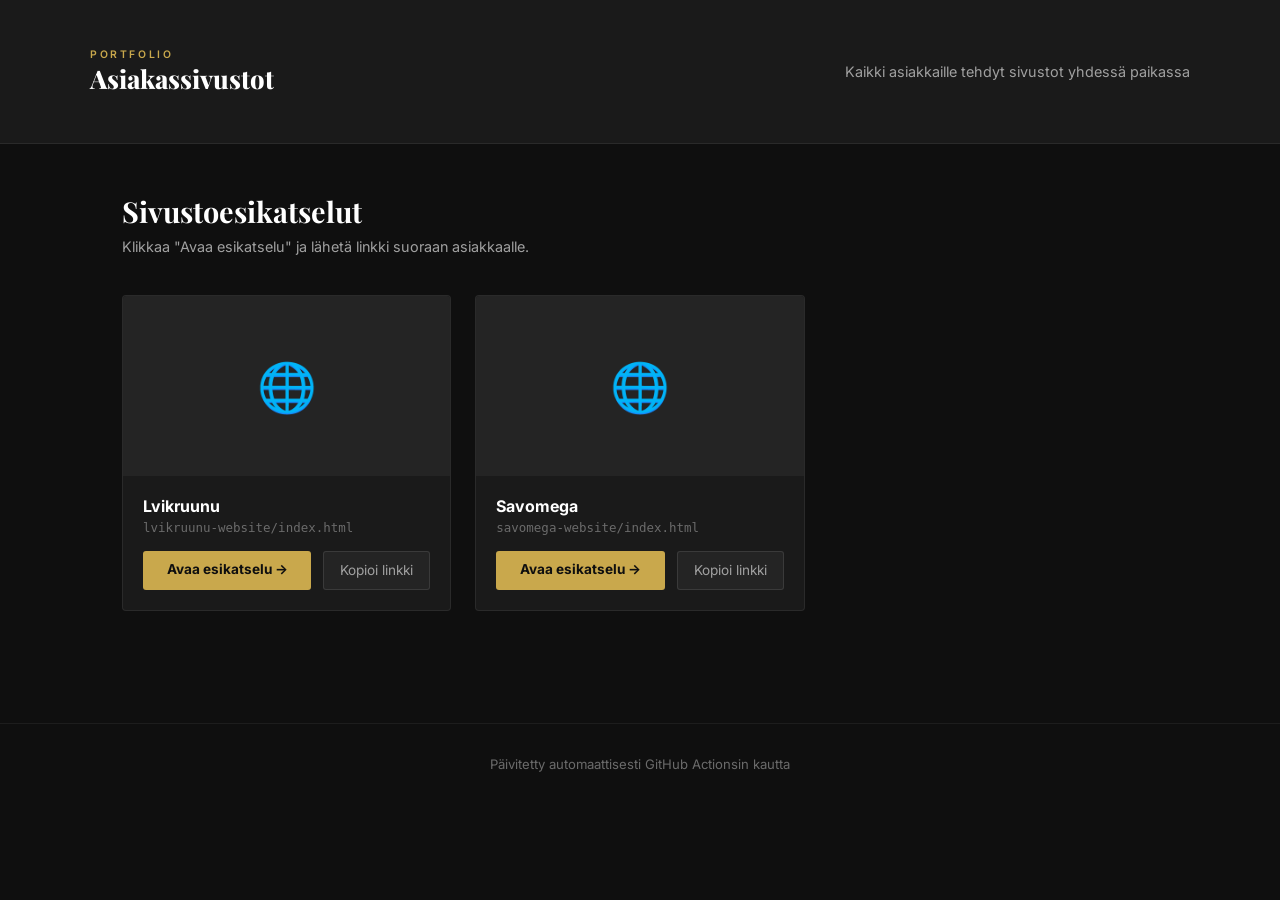
<file: docs/index.html>
<!DOCTYPE html>
<html lang="fi">
<head>
  <meta charset="UTF-8">
  <meta name="viewport" content="width=device-width, initial-scale=1.0">
  <title>Sivustoportfolio – Esikatselut</title>
  <link href="https://fonts.googleapis.com/css2?family=Inter:wght@300;400;600;700;800&family=Playfair+Display:wght@700;800&display=swap" rel="stylesheet">
  <style>
    *,*::before,*::after{box-sizing:border-box;margin:0;padding:0}
    :root{--gold:#C9A84C;--dark:#0F0F0F;--dark-2:#1A1A1A;--dark-3:#242424;--gray:#6B6B6B;--gray-light:#A0A0A0}
    body{font-family:'Inter',sans-serif;background:var(--dark);color:#fff;min-height:100vh}
    header{padding:3rem 2rem;border-bottom:1px solid rgba(255,255,255,0.07);background:var(--dark-2)}
    .header-inner{max-width:1100px;margin:0 auto;display:flex;align-items:center;justify-content:space-between;flex-wrap:wrap;gap:1rem}
    .logo-top{font-size:0.65rem;letter-spacing:0.25em;color:var(--gold);text-transform:uppercase;font-weight:600}
    .logo-bottom{font-family:'Playfair Display',serif;font-size:1.6rem;font-weight:800}
    .header-desc{color:var(--gray-light);font-size:0.9rem}
    main{max-width:1100px;margin:0 auto;padding:3rem 2rem}
    h2{font-family:'Playfair Display',serif;font-size:1.8rem;margin-bottom:0.5rem}
    .subtitle{color:var(--gray-light);font-size:0.9rem;margin-bottom:2.5rem}
    .sites-grid{display:grid;grid-template-columns:repeat(auto-fill,minmax(300px,1fr));gap:1.5rem}
    .site-card{background:var(--dark-2);border:1px solid rgba(255,255,255,0.07);border-radius:4px;overflow:hidden;transition:border-color 0.3s,transform 0.3s}
    .site-card:hover{border-color:rgba(201,168,76,0.4);transform:translateY(-4px)}
    .site-preview{height:180px;background:var(--dark-3);display:flex;align-items:center;justify-content:center;font-size:3rem;position:relative;overflow:hidden}
    .site-preview iframe{position:absolute;inset:0;width:200%;height:200%;transform:scale(0.5);transform-origin:top left;border:none;pointer-events:none}
    .site-info{padding:1.25rem}
    .site-name{font-weight:700;font-size:1rem;margin-bottom:0.25rem}
    .site-path{color:var(--gray);font-size:0.78rem;font-family:monospace;margin-bottom:1rem}
    .site-actions{display:flex;gap:0.75rem}
    .btn-open{flex:1;background:var(--gold);color:#0F0F0F;border:none;padding:0.65rem 1rem;font-weight:700;font-size:0.85rem;border-radius:3px;text-decoration:none;text-align:center;transition:background 0.2s;cursor:pointer}
    .btn-open:hover{background:#E8C96B}
    .btn-copy{background:var(--dark-3);color:var(--gray-light);border:1px solid rgba(255,255,255,0.1);padding:0.65rem 1rem;font-size:0.85rem;border-radius:3px;cursor:pointer;transition:border-color 0.2s,color 0.2s;font-family:'Inter',sans-serif}
    .btn-copy:hover{border-color:var(--gold);color:var(--gold)}
    .btn-copy.copied{color:#4ade80;border-color:#4ade80}
    footer{text-align:center;padding:2rem;color:var(--gray);font-size:0.82rem;border-top:1px solid rgba(255,255,255,0.06);margin-top:4rem}
  </style>
</head>
<body>
  <header>
    <div class="header-inner">
      <div>
        <div class="logo-top">Portfolio</div>
        <div class="logo-bottom">Asiakassivustot</div>
      </div>
      <div class="header-desc">Kaikki asiakkaille tehdyt sivustot yhdessä paikassa</div>
    </div>
  </header>
  <main>
    <h2>Sivustoesikatselut</h2>
    <p class="subtitle">Klikkaa "Avaa esikatselu" ja lähetä linkki suoraan asiakkaalle.</p>
    <div class="sites-grid" id="sitesGrid"></div>
  </main>
  <footer>Päivitetty automaattisesti GitHub Actionsin kautta</footer>
  <script>
    const BASE = window.location.origin + window.location.pathname.replace('index.html','').replace(/\/$/,'');
    // These are populated manually for docs/ fallback. The workflow generates its own.
    const SITES = ["lvikruunu-website","savomega-website"];
    const grid = document.getElementById('sitesGrid');
    SITES.forEach(site => {
      const url = BASE + '/' + site + '/index.html';
      const label = site.replace(/-website$/,'').replace(/-/g,' ').replace(/\b\w/g, c => c.toUpperCase());
      grid.innerHTML += `
        <div class="site-card">
          <div class="site-preview">🌐</div>
          <div class="site-info">
            <div class="site-name">${label}</div>
            <div class="site-path">${site}/index.html</div>
            <div class="site-actions">
              <a class="btn-open" href="${url}" target="_blank">Avaa esikatselu →</a>
              <button class="btn-copy" onclick="copyLink('${url}',this)">Kopioi linkki</button>
            </div>
          </div>
        </div>`;
    });
    function copyLink(url,btn){
      navigator.clipboard.writeText(url).then(()=>{
        btn.textContent='✓ Kopioitu!';btn.classList.add('copied');
        setTimeout(()=>{btn.textContent='Kopioi linkki';btn.classList.remove('copied')},2000);
      });
    }
  </script>
</body>
</html>
</file>
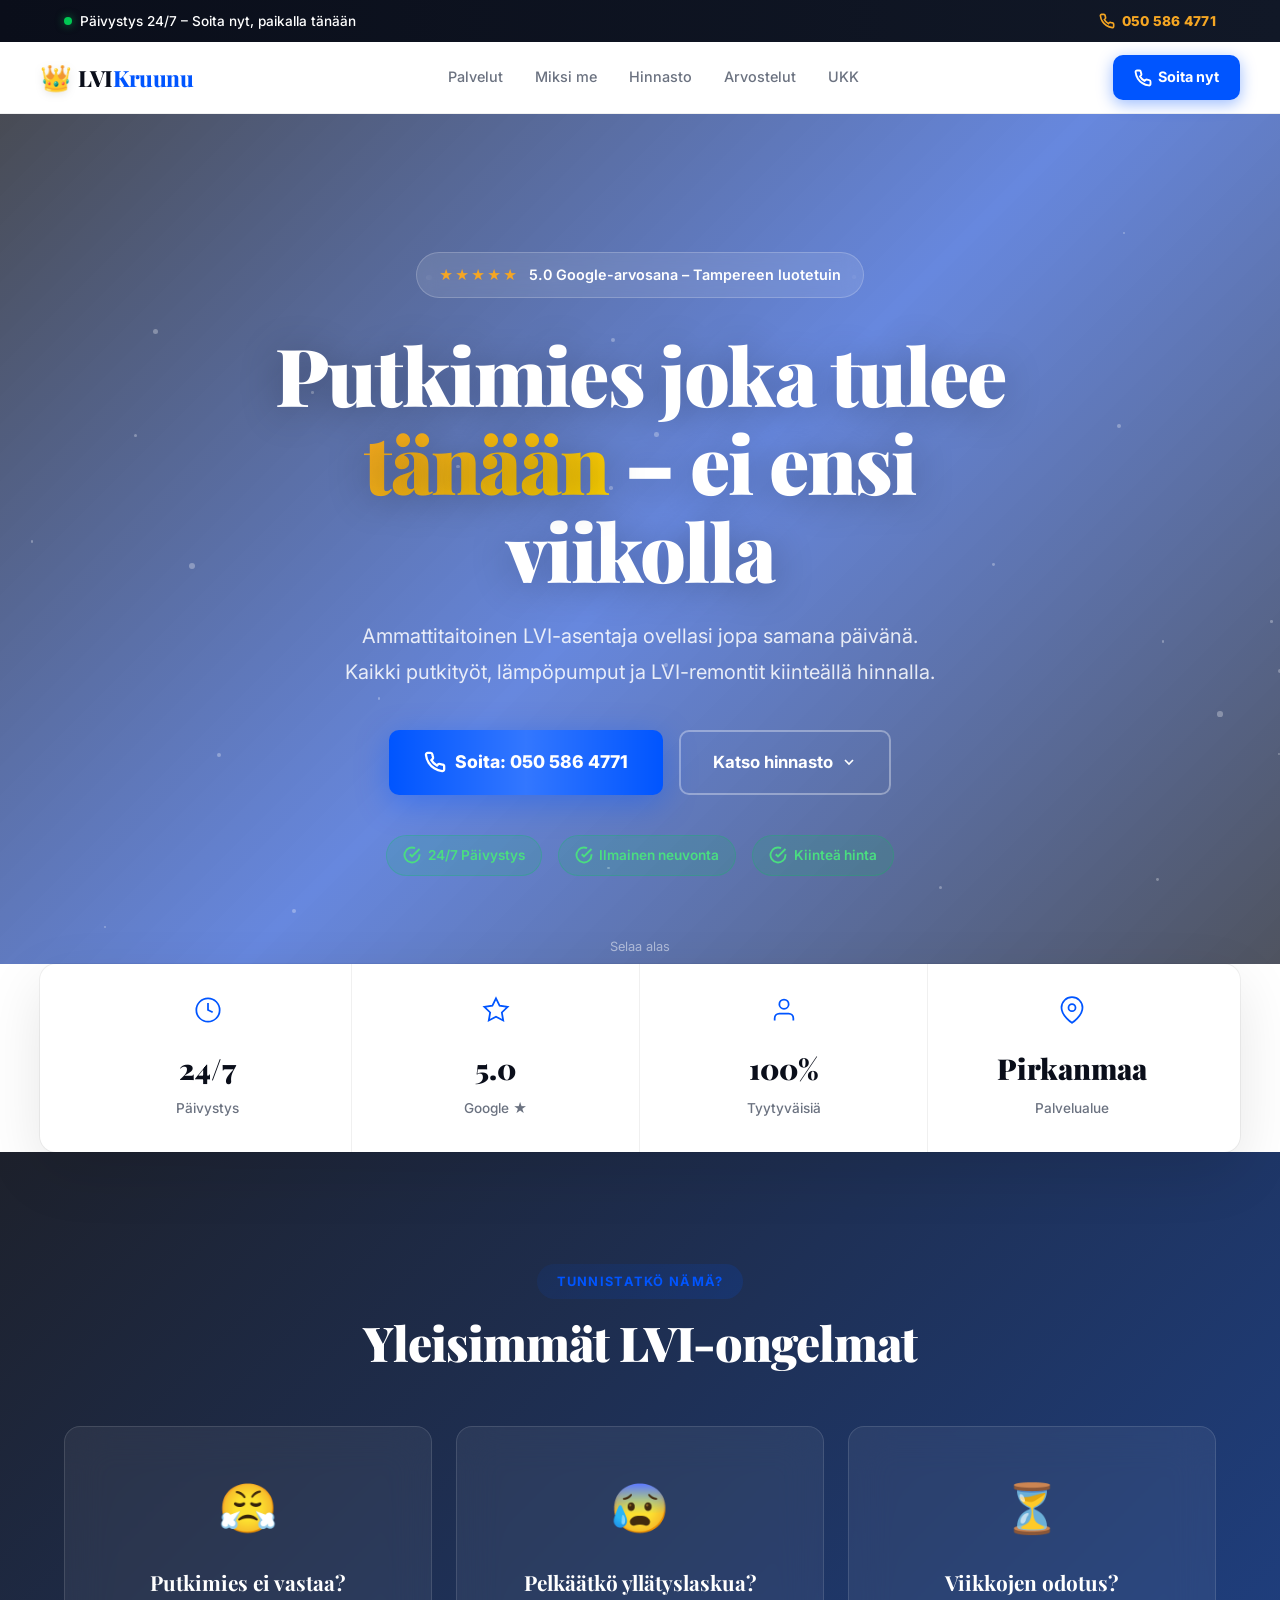
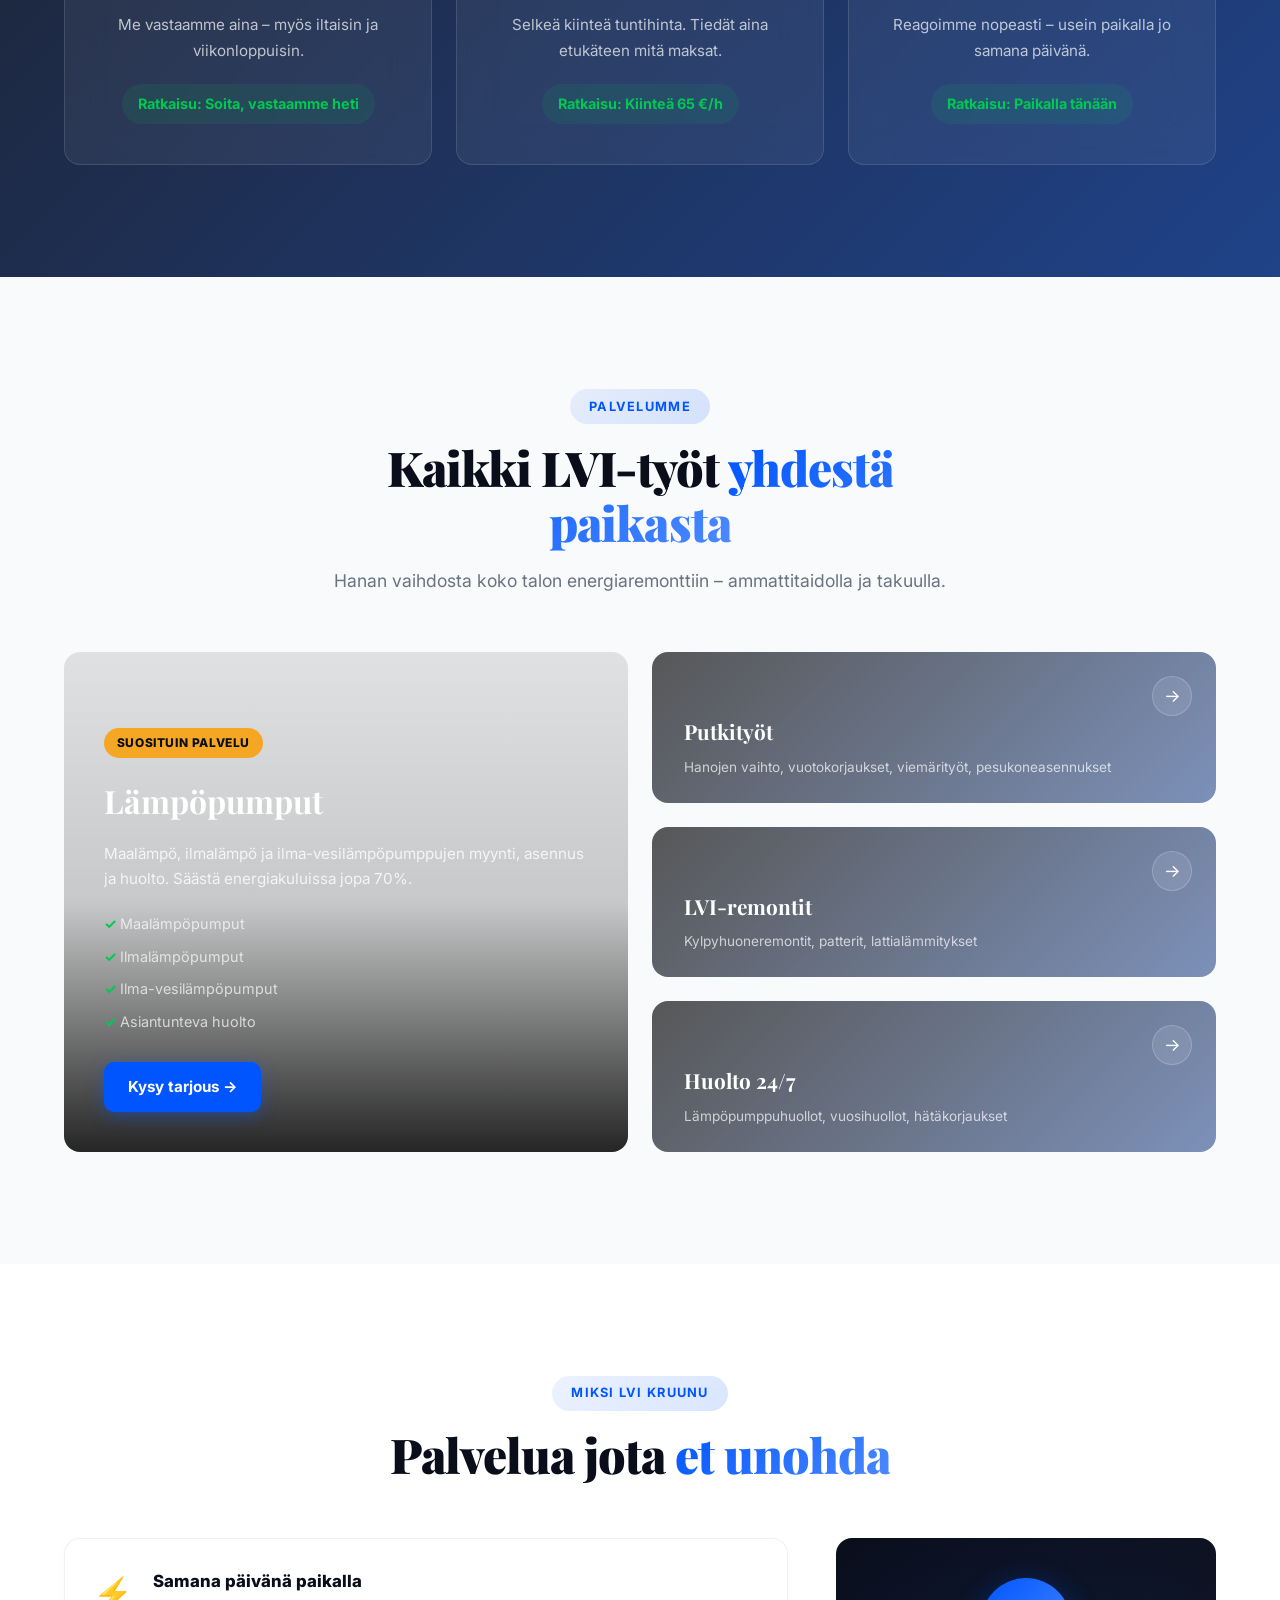
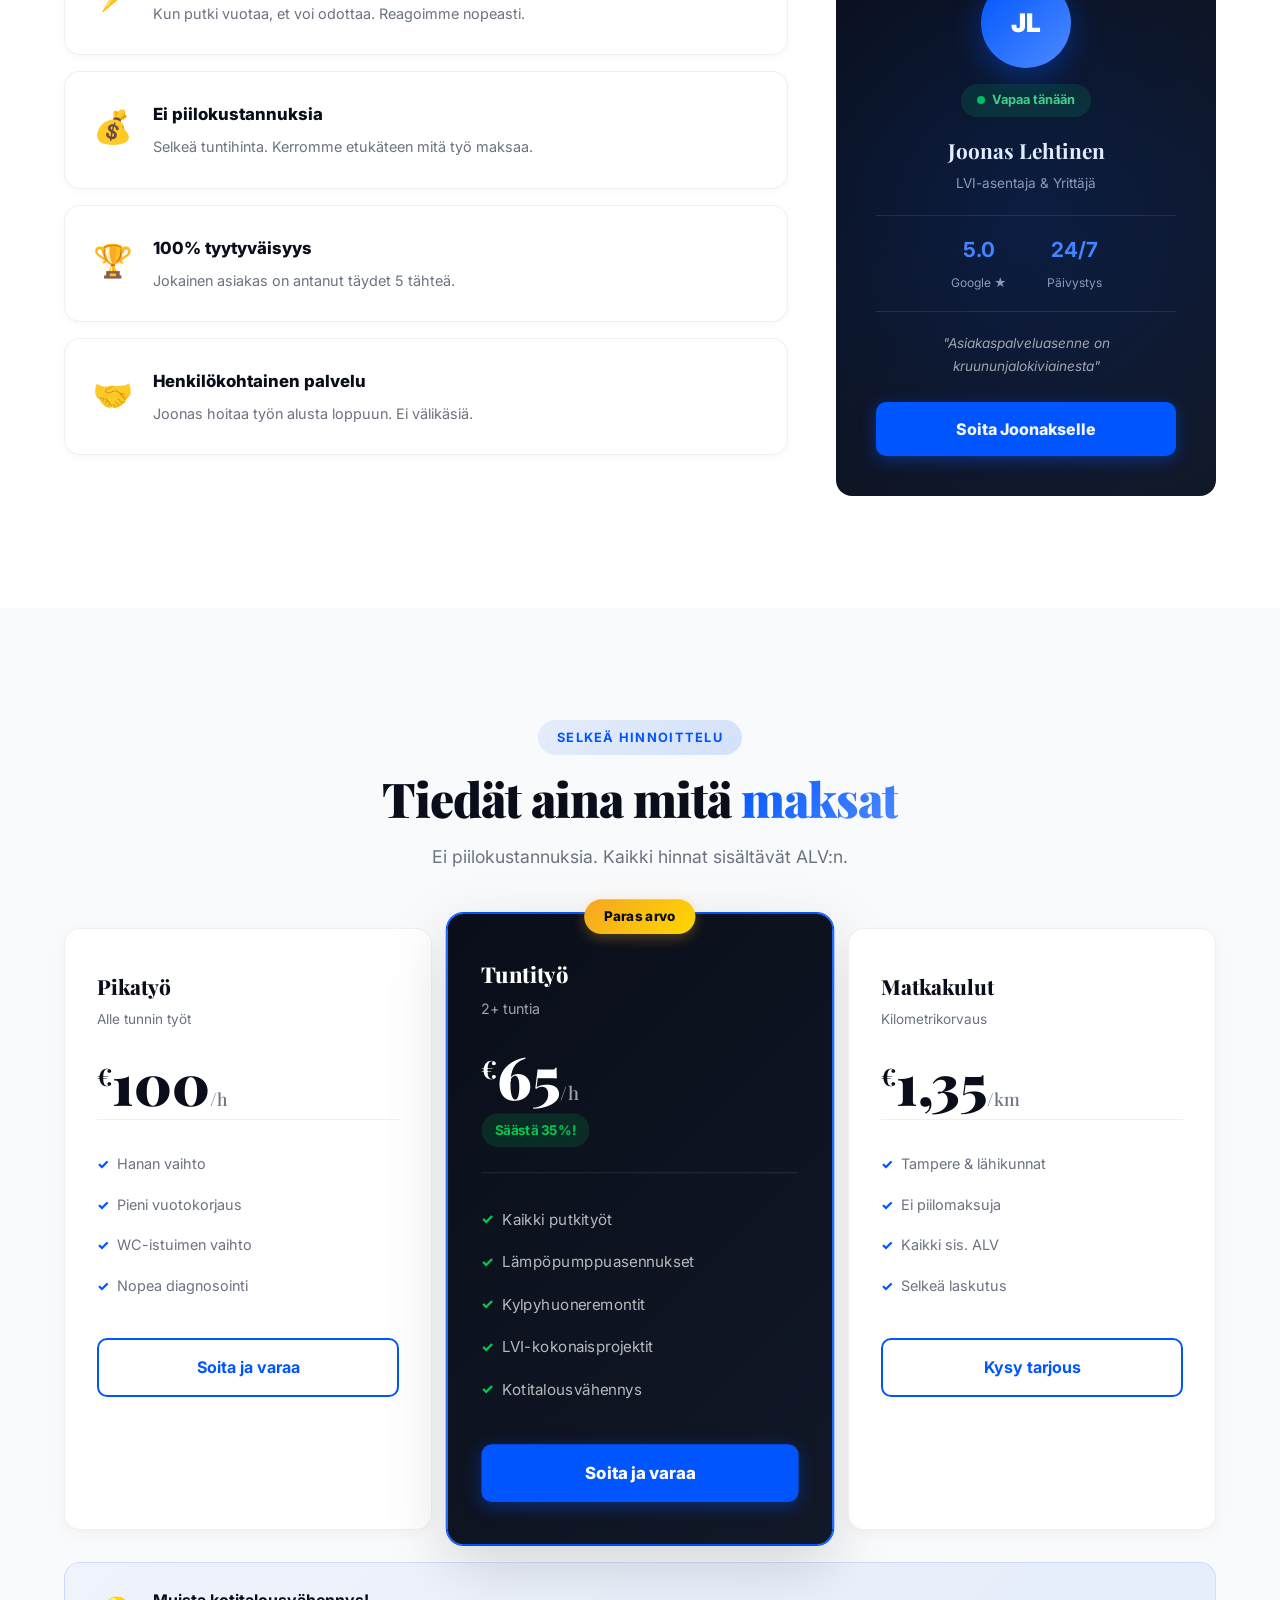
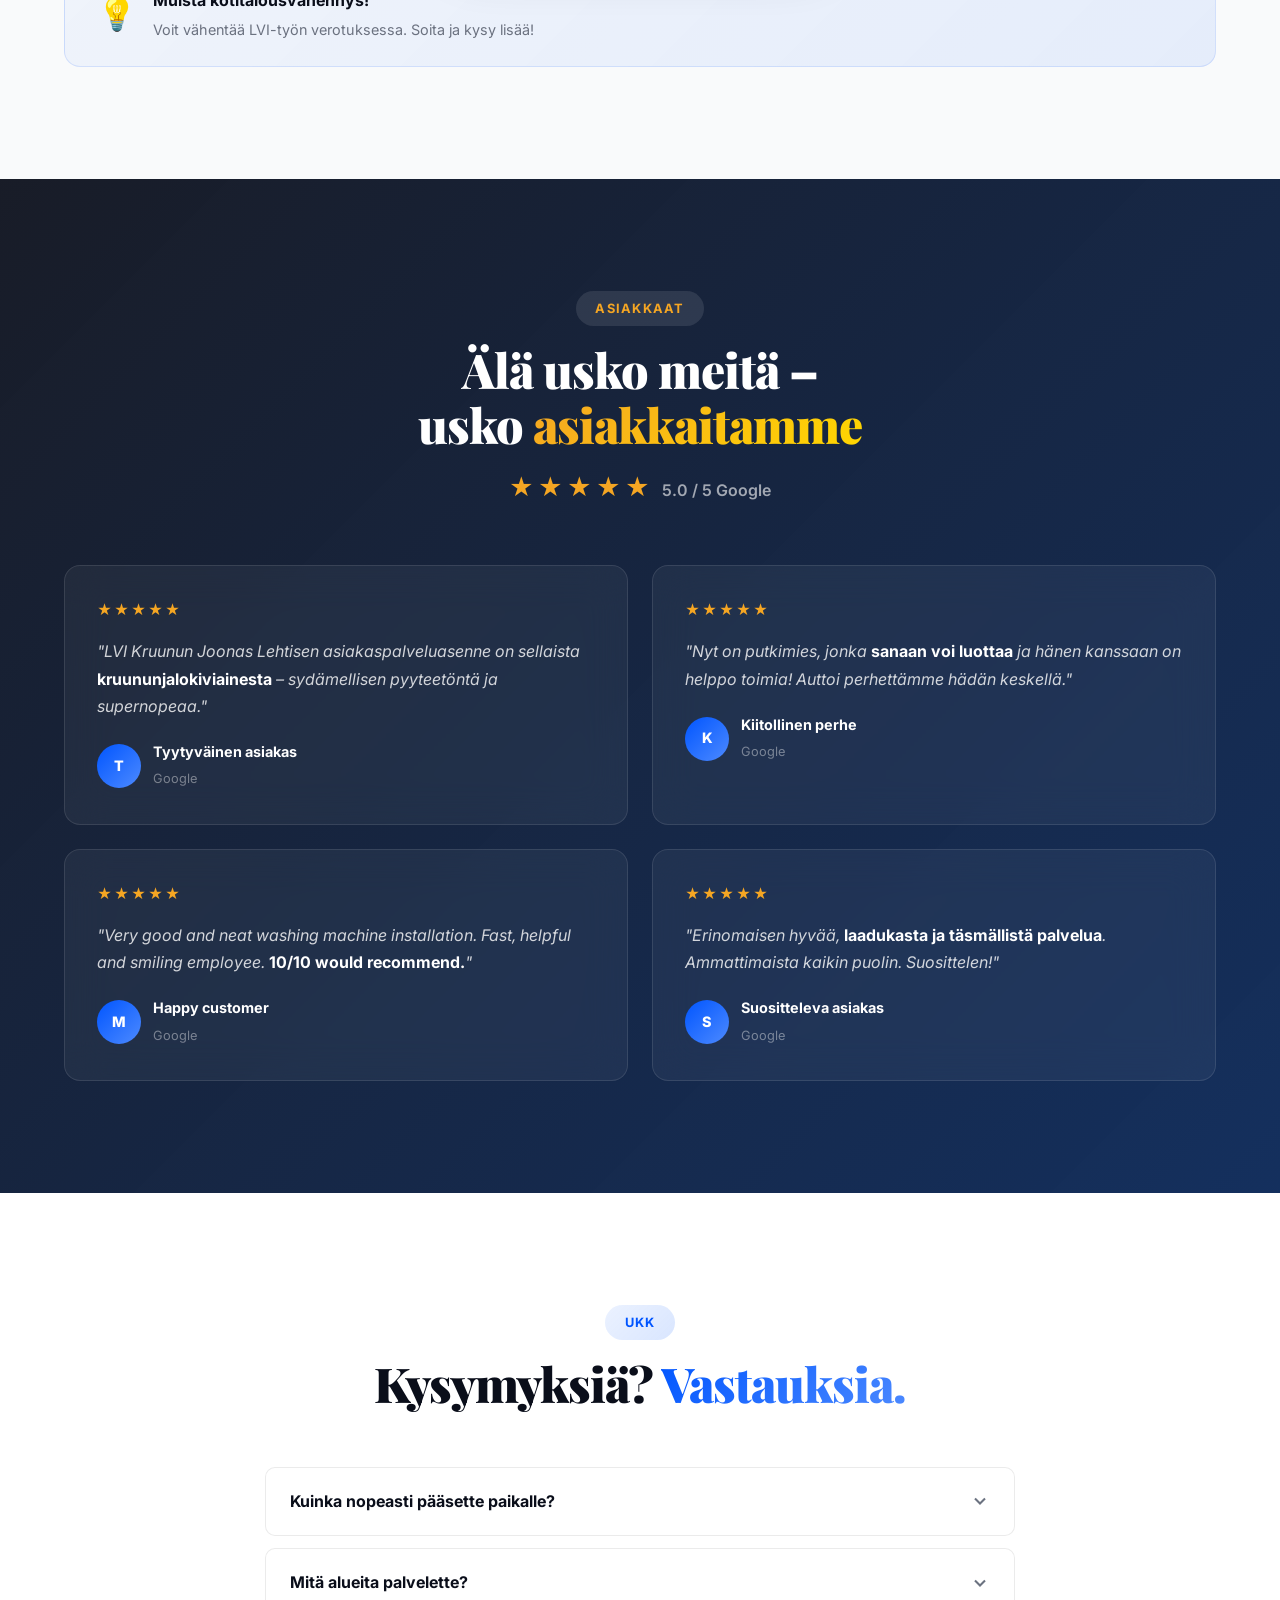
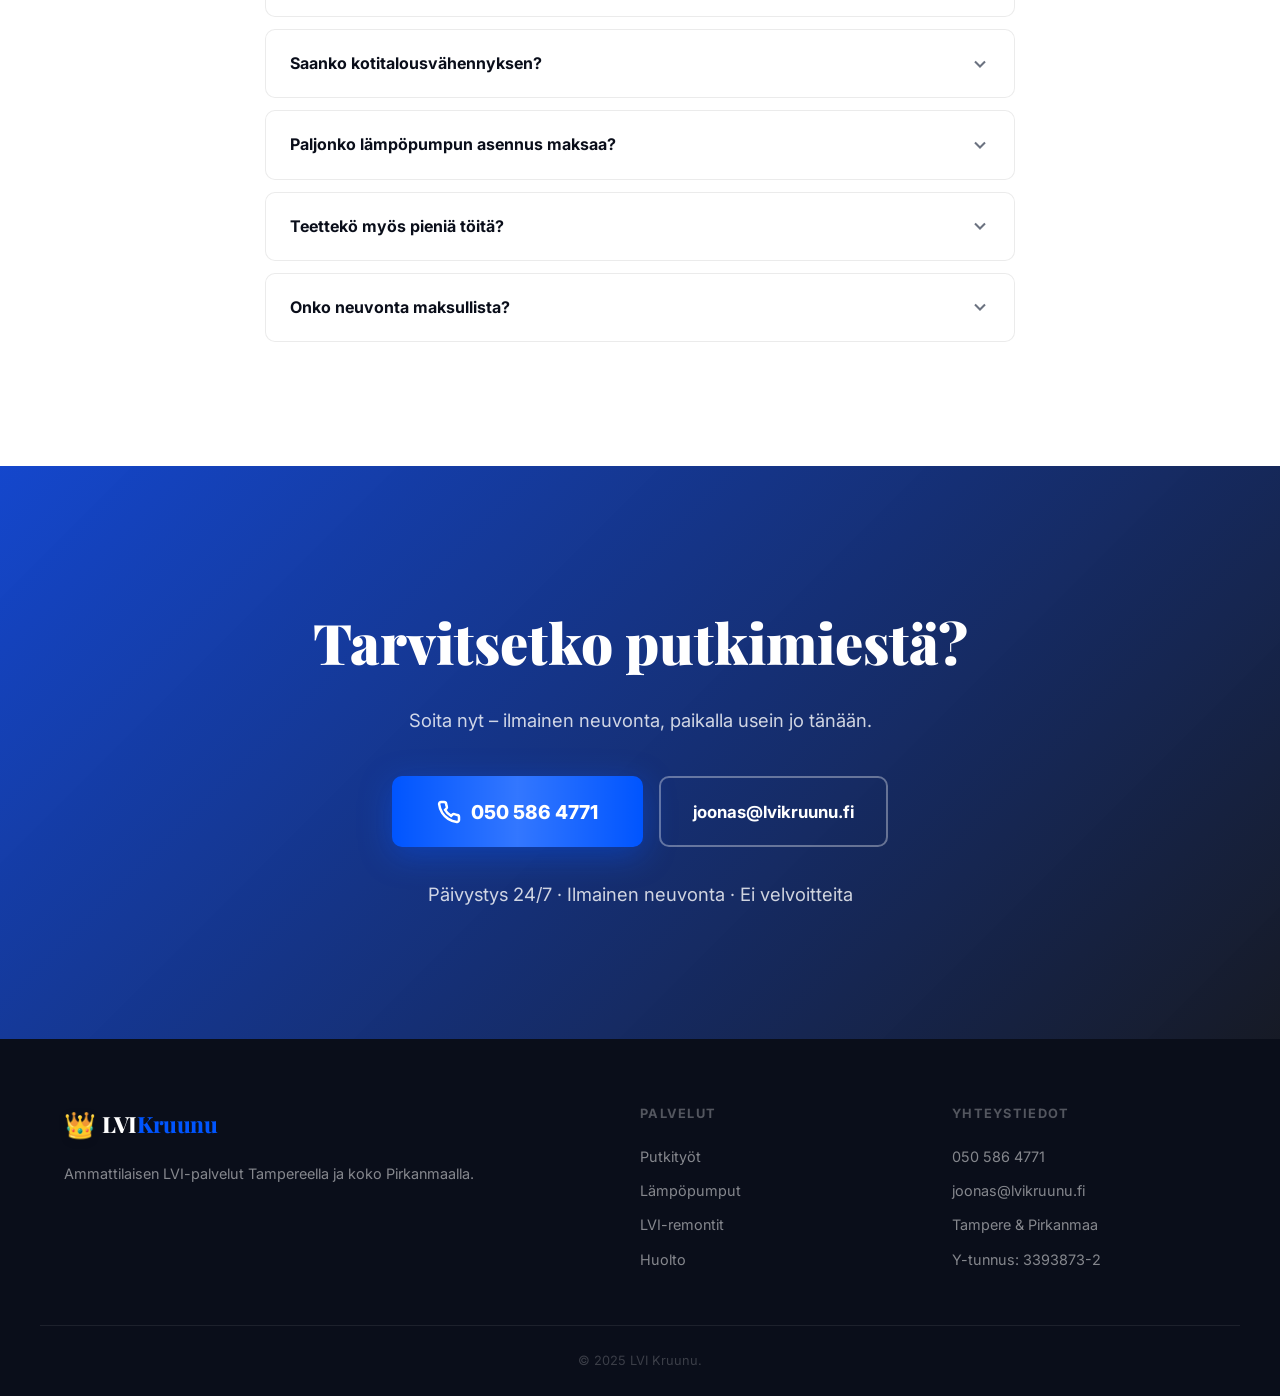
<file: lvikruunu-website/index.html>
<!DOCTYPE html>
<html lang="fi">
<head>
    <meta charset="UTF-8">
    <meta name="viewport" content="width=device-width, initial-scale=1.0">
    <title>LVI Kruunu | Ammattilaisen LVI-palvelut Tampereella – Päivystys 24/7</title>
    <meta name="description" content="Tampereen luotetuin putkimies. 5 tähden Google-arviot. Päivystys 24/7. Kaikki LVI-työt alkaen 65€/h. Soita nyt!">
    <link rel="preconnect" href="https://fonts.googleapis.com">
    <link rel="preconnect" href="https://fonts.gstatic.com" crossorigin>
    <link href="https://fonts.googleapis.com/css2?family=Inter:wght@400;500;600;700;800;900&family=Playfair+Display:wght@700;800;900&display=swap" rel="stylesheet">
    <link rel="stylesheet" href="style.css">
</head>
<body>

<!-- Sticky Top Bar -->
<div class="top-bar">
    <div class="container top-bar-content">
        <span class="top-bar-text">
            <span class="pulse-dot"></span>
            Päivystys 24/7 – Soita nyt, paikalla tänään
        </span>
        <a href="tel:+358505864771" class="top-bar-phone">
            <svg width="16" height="16" viewBox="0 0 24 24" fill="none" stroke="currentColor" stroke-width="2.5"><path d="M22 16.92v3a2 2 0 01-2.18 2 19.79 19.79 0 01-8.63-3.07 19.5 19.5 0 01-6-6 19.79 19.79 0 01-3.07-8.67A2 2 0 014.11 2h3a2 2 0 012 1.72c.127.96.361 1.903.7 2.81a2 2 0 01-.45 2.11L8.09 9.91a16 16 0 006 6l1.27-1.27a2 2 0 012.11-.45c.907.339 1.85.573 2.81.7A2 2 0 0122 16.92z"/></svg>
            050 586 4771
        </a>
    </div>
</div>

<!-- Navigation -->
<nav class="navbar" id="navbar">
    <div class="container nav-content">
        <a href="#" class="logo">
            <span class="logo-crown">👑</span>
            <div class="logo-text">LVI<span>Kruunu</span></div>
        </a>
        <div class="nav-links" id="navLinks">
            <a href="#palvelut">Palvelut</a>
            <a href="#miksi-me">Miksi me</a>
            <a href="#hinnasto">Hinnasto</a>
            <a href="#arvostelut">Arvostelut</a>
            <a href="#ukk">UKK</a>
        </div>
        <a href="tel:+358505864771" class="nav-cta">
            <svg width="18" height="18" viewBox="0 0 24 24" fill="none" stroke="currentColor" stroke-width="2.5"><path d="M22 16.92v3a2 2 0 01-2.18 2 19.79 19.79 0 01-8.63-3.07 19.5 19.5 0 01-6-6 19.79 19.79 0 01-3.07-8.67A2 2 0 014.11 2h3a2 2 0 012 1.72c.127.96.361 1.903.7 2.81a2 2 0 01-.45 2.11L8.09 9.91a16 16 0 006 6l1.27-1.27a2 2 0 012.11-.45c.907.339 1.85.573 2.81.7A2 2 0 0122 16.92z"/></svg>
            Soita nyt
        </a>
        <button class="mobile-menu-btn" id="mobileMenuBtn" aria-label="Avaa valikko">
            <span></span><span></span><span></span>
        </button>
    </div>
</nav>

<!-- HERO – Full viewport with background image -->
<section class="hero">
    <div class="hero-overlay"></div>
    <div class="hero-particles" id="particles"></div>
    <div class="container hero-content">
        <div class="hero-badge animate-in">
            <span class="badge-star">★★★★★</span>
            5.0 Google-arvosana – Tampereen luotetuin
        </div>
        <h1 class="hero-title animate-in d1">
            Putkimies joka tulee<br>
            <span class="hero-highlight">tänään</span> – ei ensi viikolla
        </h1>
        <p class="hero-subtitle animate-in d2">
            Ammattitaitoinen LVI-asentaja ovellasi jopa samana päivänä.<br class="hide-mobile">
            Kaikki putkityöt, lämpöpumput ja LVI-remontit kiinteällä hinnalla.
        </p>
        <div class="hero-ctas animate-in d3">
            <a href="tel:+358505864771" class="btn-hero-primary">
                <svg width="22" height="22" viewBox="0 0 24 24" fill="none" stroke="currentColor" stroke-width="2.5"><path d="M22 16.92v3a2 2 0 01-2.18 2 19.79 19.79 0 01-8.63-3.07 19.5 19.5 0 01-6-6 19.79 19.79 0 01-3.07-8.67A2 2 0 014.11 2h3a2 2 0 012 1.72c.127.96.361 1.903.7 2.81a2 2 0 01-.45 2.11L8.09 9.91a16 16 0 006 6l1.27-1.27a2 2 0 012.11-.45c.907.339 1.85.573 2.81.7A2 2 0 0122 16.92z"/></svg>
                Soita: 050 586 4771
                <span class="btn-shimmer"></span>
            </a>
            <a href="#hinnasto" class="btn-hero-outline">
                Katso hinnasto
                <svg width="16" height="16" viewBox="0 0 24 24" fill="none" stroke="currentColor" stroke-width="2.5"><path d="M6 9l6 6 6-6"/></svg>
            </a>
        </div>
        <div class="hero-trust animate-in d4">
            <div class="trust-pill">
                <svg width="18" height="18" viewBox="0 0 24 24" fill="none" stroke="currentColor" stroke-width="2.5"><path d="M22 11.08V12a10 10 0 11-5.93-9.14"/><polyline points="22 4 12 14.01 9 11.01"/></svg>
                24/7 Päivystys
            </div>
            <div class="trust-pill">
                <svg width="18" height="18" viewBox="0 0 24 24" fill="none" stroke="currentColor" stroke-width="2.5"><path d="M22 11.08V12a10 10 0 11-5.93-9.14"/><polyline points="22 4 12 14.01 9 11.01"/></svg>
                Ilmainen neuvonta
            </div>
            <div class="trust-pill">
                <svg width="18" height="18" viewBox="0 0 24 24" fill="none" stroke="currentColor" stroke-width="2.5"><path d="M22 11.08V12a10 10 0 11-5.93-9.14"/><polyline points="22 4 12 14.01 9 11.01"/></svg>
                Kiinteä hinta
            </div>
        </div>
    </div>
    <div class="hero-scroll-indicator">
        <span>Selaa alas</span>
        <svg width="20" height="20" viewBox="0 0 24 24" fill="none" stroke="currentColor" stroke-width="2"><path d="M6 9l6 6 6-6"/></svg>
    </div>
</section>

<!-- Stats Bar -->
<section class="stats-bar">
    <div class="container stats-grid">
        <div class="stat-item" data-animate>
            <div class="stat-icon">
                <svg width="28" height="28" viewBox="0 0 24 24" fill="none" stroke="currentColor" stroke-width="1.5"><circle cx="12" cy="12" r="10"/><polyline points="12 6 12 12 16 14"/></svg>
            </div>
            <div class="stat-number">24/7</div>
            <div class="stat-text">Päivystys</div>
        </div>
        <div class="stat-item" data-animate>
            <div class="stat-icon">
                <svg width="28" height="28" viewBox="0 0 24 24" fill="none" stroke="currentColor" stroke-width="1.5"><path d="M12 2l3.09 6.26L22 9.27l-5 4.87 1.18 6.88L12 17.77l-6.18 3.25L7 14.14 2 9.27l6.91-1.01L12 2z"/></svg>
            </div>
            <div class="stat-number">5.0</div>
            <div class="stat-text">Google ★</div>
        </div>
        <div class="stat-item" data-animate>
            <div class="stat-icon">
                <svg width="28" height="28" viewBox="0 0 24 24" fill="none" stroke="currentColor" stroke-width="1.5"><path d="M20 21v-2a4 4 0 00-4-4H8a4 4 0 00-4 4v2"/><circle cx="12" cy="7" r="4"/></svg>
            </div>
            <div class="stat-number">100%</div>
            <div class="stat-text">Tyytyväisiä</div>
        </div>
        <div class="stat-item" data-animate>
            <div class="stat-icon">
                <svg width="28" height="28" viewBox="0 0 24 24" fill="none" stroke="currentColor" stroke-width="1.5"><path d="M21 10c0 7-9 13-9 13s-9-6-9-13a9 9 0 0118 0z"/><circle cx="12" cy="10" r="3"/></svg>
            </div>
            <div class="stat-number">Pirkanmaa</div>
            <div class="stat-text">Palvelualue</div>
        </div>
    </div>
</section>

<!-- Problem Section -->
<section class="problem-section">
    <div class="problem-bg"></div>
    <div class="container">
        <div class="section-header light" data-animate>
            <span class="section-tag">Tunnistatkö nämä?</span>
            <h2>Yleisimmät LVI-ongelmat</h2>
        </div>
        <div class="problem-grid">
            <div class="problem-card glass" data-animate>
                <div class="problem-emoji">😤</div>
                <h3>Putkimies ei vastaa?</h3>
                <p>Me vastaamme aina – myös iltaisin ja viikonloppuisin.</p>
                <div class="problem-solution">Ratkaisu: Soita, vastaamme heti</div>
            </div>
            <div class="problem-card glass" data-animate>
                <div class="problem-emoji">😰</div>
                <h3>Pelkäätkö yllätyslaskua?</h3>
                <p>Selkeä kiinteä tuntihinta. Tiedät aina etukäteen mitä maksat.</p>
                <div class="problem-solution">Ratkaisu: Kiinteä 65 €/h</div>
            </div>
            <div class="problem-card glass" data-animate>
                <div class="problem-emoji">⏳</div>
                <h3>Viikkojen odotus?</h3>
                <p>Reagoimme nopeasti – usein paikalla jo samana päivänä.</p>
                <div class="problem-solution">Ratkaisu: Paikalla tänään</div>
            </div>
        </div>
    </div>
</section>

<!-- Services with Photo Backgrounds -->
<section class="services-section" id="palvelut">
    <div class="container">
        <div class="section-header" data-animate>
            <span class="section-tag">Palvelumme</span>
            <h2>Kaikki LVI-työt <span class="text-gradient">yhdestä paikasta</span></h2>
            <p class="section-desc">Hanan vaihdosta koko talon energiaremonttiin – ammattitaidolla ja takuulla.</p>
        </div>
        <div class="services-showcase">
            <div class="service-big" data-animate>
                <div class="service-big-bg" style="background-image: url('https://images.unsplash.com/photo-1585704032915-c3400ca199e7?w=800&q=80')"></div>
                <div class="service-big-overlay"></div>
                <div class="service-big-content">
                    <span class="service-tag-label">Suosituin palvelu</span>
                    <h3>Lämpöpumput</h3>
                    <p>Maalämpö, ilmalämpö ja ilma-vesilämpöpumppujen myynti, asennus ja huolto. Säästä energiakuluissa jopa 70%.</p>
                    <ul>
                        <li>Maalämpöpumput</li>
                        <li>Ilmalämpöpumput</li>
                        <li>Ilma-vesilämpöpumput</li>
                        <li>Asiantunteva huolto</li>
                    </ul>
                    <a href="tel:+358505864771" class="btn-service">Kysy tarjous →</a>
                </div>
            </div>
            <div class="services-side">
                <div class="service-card-img" data-animate>
                    <div class="service-card-bg" style="background-image: url('https://images.unsplash.com/photo-1504328345606-18bbc8c9d7d1?w=600&q=80')"></div>
                    <div class="service-card-overlay"></div>
                    <div class="service-card-text">
                        <h3>Putkityöt</h3>
                        <p>Hanojen vaihto, vuotokorjaukset, viemärityöt, pesukoneasennukset</p>
                        <span class="service-arrow">→</span>
                    </div>
                </div>
                <div class="service-card-img" data-animate>
                    <div class="service-card-bg" style="background-image: url('https://images.unsplash.com/photo-1552321554-5fefe8c9ef14?w=600&q=80')"></div>
                    <div class="service-card-overlay"></div>
                    <div class="service-card-text">
                        <h3>LVI-remontit</h3>
                        <p>Kylpyhuoneremontit, patterit, lattialämmitykset</p>
                        <span class="service-arrow">→</span>
                    </div>
                </div>
                <div class="service-card-img" data-animate>
                    <div class="service-card-bg" style="background-image: url('https://images.unsplash.com/photo-1621905252507-b35492cc74b4?w=600&q=80')"></div>
                    <div class="service-card-overlay"></div>
                    <div class="service-card-text">
                        <h3>Huolto 24/7</h3>
                        <p>Lämpöpumppuhuollot, vuosihuollot, hätäkorjaukset</p>
                        <span class="service-arrow">→</span>
                    </div>
                </div>
            </div>
        </div>
    </div>
</section>

<!-- Why Us -->
<section class="why-section" id="miksi-me">
    <div class="container">
        <div class="section-header" data-animate>
            <span class="section-tag">Miksi LVI Kruunu</span>
            <h2>Palvelua jota <span class="text-gradient">et unohda</span></h2>
        </div>
        <div class="why-layout">
            <div class="why-cards">
                <div class="why-card" data-animate>
                    <div class="why-icon">⚡</div>
                    <div><h3>Samana päivänä paikalla</h3><p>Kun putki vuotaa, et voi odottaa. Reagoimme nopeasti.</p></div>
                </div>
                <div class="why-card" data-animate>
                    <div class="why-icon">💰</div>
                    <div><h3>Ei piilokustannuksia</h3><p>Selkeä tuntihinta. Kerromme etukäteen mitä työ maksaa.</p></div>
                </div>
                <div class="why-card" data-animate>
                    <div class="why-icon">🏆</div>
                    <div><h3>100% tyytyväisyys</h3><p>Jokainen asiakas on antanut täydet 5 tähteä.</p></div>
                </div>
                <div class="why-card" data-animate>
                    <div class="why-icon">🤝</div>
                    <div><h3>Henkilökohtainen palvelu</h3><p>Joonas hoitaa työn alusta loppuun. Ei välikäsiä.</p></div>
                </div>
            </div>
            <div class="why-profile" data-animate>
                <div class="profile-card">
                    <div class="profile-glow"></div>
                    <div class="profile-avatar">JL</div>
                    <div class="profile-status"><span class="pulse-dot-green"></span>Vapaa tänään</div>
                    <h3>Joonas Lehtinen</h3>
                    <p class="profile-role">LVI-asentaja & Yrittäjä</p>
                    <div class="profile-stats">
                        <div><strong>5.0</strong><span>Google ★</span></div>
                        <div><strong>24/7</strong><span>Päivystys</span></div>
                    </div>
                    <blockquote>"Asiakaspalveluasenne on kruununjalokiviainesta"</blockquote>
                    <a href="tel:+358505864771" class="btn-profile">Soita Joonakselle</a>
                </div>
            </div>
        </div>
    </div>
</section>

<!-- Pricing -->
<section class="pricing-section" id="hinnasto">
    <div class="container">
        <div class="section-header" data-animate>
            <span class="section-tag">Selkeä hinnoittelu</span>
            <h2>Tiedät aina mitä <span class="text-gradient">maksat</span></h2>
            <p class="section-desc">Ei piilokustannuksia. Kaikki hinnat sisältävät ALV:n.</p>
        </div>
        <div class="pricing-grid">
            <div class="price-card" data-animate>
                <div class="price-header"><h3>Pikatyö</h3><p>Alle tunnin työt</p></div>
                <div class="price-amount"><span class="currency">€</span>100<span class="per">/h</span></div>
                <ul class="price-list"><li>Hanan vaihto</li><li>Pieni vuotokorjaus</li><li>WC-istuimen vaihto</li><li>Nopea diagnosointi</li></ul>
                <a href="tel:+358505864771" class="btn-price">Soita ja varaa</a>
            </div>
            <div class="price-card featured" data-animate>
                <div class="price-badge">Paras arvo</div>
                <div class="price-header"><h3>Tuntityö</h3><p>2+ tuntia</p></div>
                <div class="price-amount"><span class="currency">€</span>65<span class="per">/h</span></div>
                <div class="price-save">Säästä 35%!</div>
                <ul class="price-list"><li>Kaikki putkityöt</li><li>Lämpöpumppuasennukset</li><li>Kylpyhuoneremontit</li><li>LVI-kokonaisprojektit</li><li>Kotitalousvähennys</li></ul>
                <a href="tel:+358505864771" class="btn-price-primary">Soita ja varaa</a>
            </div>
            <div class="price-card" data-animate>
                <div class="price-header"><h3>Matkakulut</h3><p>Kilometrikorvaus</p></div>
                <div class="price-amount"><span class="currency">€</span>1,35<span class="per">/km</span></div>
                <ul class="price-list"><li>Tampere & lähikunnat</li><li>Ei piilomaksuja</li><li>Kaikki sis. ALV</li><li>Selkeä laskutus</li></ul>
                <a href="tel:+358505864771" class="btn-price">Kysy tarjous</a>
            </div>
        </div>
        <div class="tax-tip" data-animate>
            <div class="tax-icon">💡</div>
            <div><strong>Muista kotitalousvähennys!</strong><p>Voit vähentää LVI-työn verotuksessa. Soita ja kysy lisää!</p></div>
        </div>
    </div>
</section>

<!-- Reviews -->
<section class="reviews-section" id="arvostelut">
    <div class="reviews-bg"></div>
    <div class="container">
        <div class="section-header light" data-animate>
            <span class="section-tag light-tag">Asiakkaat</span>
            <h2>Älä usko meitä –<br>usko <span class="text-gradient-gold">asiakkaitamme</span></h2>
            <div class="reviews-stars"><span class="big-stars">★★★★★</span><span>5.0 / 5 Google</span></div>
        </div>
        <div class="reviews-grid">
            <div class="review-card glass-dark" data-animate>
                <div class="review-stars-row">★★★★★</div>
                <p>"LVI Kruunun Joonas Lehtisen asiakaspalveluasenne on sellaista <strong>kruununjalokiviainesta</strong> – sydämellisen pyyteetöntä ja supernopeaa."</p>
                <div class="review-footer"><div class="review-avatar-circle">T</div><div><strong>Tyytyväinen asiakas</strong><span>Google</span></div></div>
            </div>
            <div class="review-card glass-dark" data-animate>
                <div class="review-stars-row">★★★★★</div>
                <p>"Nyt on putkimies, jonka <strong>sanaan voi luottaa</strong> ja hänen kanssaan on helppo toimia! Auttoi perhettämme hädän keskellä."</p>
                <div class="review-footer"><div class="review-avatar-circle">K</div><div><strong>Kiitollinen perhe</strong><span>Google</span></div></div>
            </div>
            <div class="review-card glass-dark" data-animate>
                <div class="review-stars-row">★★★★★</div>
                <p>"Very good and neat washing machine installation. Fast, helpful and smiling employee. <strong>10/10 would recommend.</strong>"</p>
                <div class="review-footer"><div class="review-avatar-circle">M</div><div><strong>Happy customer</strong><span>Google</span></div></div>
            </div>
            <div class="review-card glass-dark" data-animate>
                <div class="review-stars-row">★★★★★</div>
                <p>"Erinomaisen hyvää, <strong>laadukasta ja täsmällistä palvelua</strong>. Ammattimaista kaikin puolin. Suosittelen!"</p>
                <div class="review-footer"><div class="review-avatar-circle">S</div><div><strong>Suositteleva asiakas</strong><span>Google</span></div></div>
            </div>
        </div>
    </div>
</section>

<!-- FAQ -->
<section class="faq-section" id="ukk">
    <div class="container">
        <div class="section-header" data-animate>
            <span class="section-tag">UKK</span>
            <h2>Kysymyksiä? <span class="text-gradient">Vastauksia.</span></h2>
        </div>
        <div class="faq-list" data-animate>
            <details class="faq-item"><summary>Kuinka nopeasti pääsette paikalle?<svg width="20" height="20" viewBox="0 0 24 24" fill="none" stroke="currentColor" stroke-width="2.5"><path d="M6 9l6 6 6-6"/></svg></summary><div class="faq-answer"><p>Useimmiten saman päivän aikana. Kiireellisissä tapauksissa mahdollisimman nopeasti – päivystämme 24/7.</p></div></details>
            <details class="faq-item"><summary>Mitä alueita palvelette?<svg width="20" height="20" viewBox="0 0 24 24" fill="none" stroke="currentColor" stroke-width="2.5"><path d="M6 9l6 6 6-6"/></svg></summary><div class="faq-answer"><p>Koko Pirkanmaa: Tampere, Kangasala, Nokia, Ylöjärvi, Lempäälä, Pirkkala, Orivesi ja lähikunnat.</p></div></details>
            <details class="faq-item"><summary>Saanko kotitalousvähennyksen?<svg width="20" height="20" viewBox="0 0 24 24" fill="none" stroke="currentColor" stroke-width="2.5"><path d="M6 9l6 6 6-6"/></svg></summary><div class="faq-answer"><p>Kyllä! LVI-asennustyöt ovat kotitalousvähennyskelpoisia – merkittävä säästö verotuksessa.</p></div></details>
            <details class="faq-item"><summary>Paljonko lämpöpumpun asennus maksaa?<svg width="20" height="20" viewBox="0 0 24 24" fill="none" stroke="currentColor" stroke-width="2.5"><path d="M6 9l6 6 6-6"/></svg></summary><div class="faq-answer"><p>Riippuu pumpputyypistä ja kohteesta. Soita niin annamme tarkan tarjouksen – neuvonta on ilmaista!</p></div></details>
            <details class="faq-item"><summary>Teettekö myös pieniä töitä?<svg width="20" height="20" viewBox="0 0 24 24" fill="none" stroke="currentColor" stroke-width="2.5"><path d="M6 9l6 6 6-6"/></svg></summary><div class="faq-answer"><p>Ehdottomasti! Hanan vaihdosta energiaremonttiin – mikään työ ei ole liian pieni tai suuri.</p></div></details>
            <details class="faq-item"><summary>Onko neuvonta maksullista?<svg width="20" height="20" viewBox="0 0 24 24" fill="none" stroke="currentColor" stroke-width="2.5"><path d="M6 9l6 6 6-6"/></svg></summary><div class="faq-answer"><p>Ei! Neuvonta on aina ilmaista. Soittaminen ei sido mihinkään.</p></div></details>
        </div>
    </div>
</section>

<!-- Final CTA -->
<section class="final-cta">
    <div class="final-cta-bg"></div>
    <div class="container final-cta-content" data-animate>
        <h2>Tarvitsetko putkimiestä?</h2>
        <p>Soita nyt – ilmainen neuvonta, paikalla usein jo tänään.</p>
        <div class="final-cta-buttons">
            <a href="tel:+358505864771" class="btn-hero-primary large">
                <svg width="24" height="24" viewBox="0 0 24 24" fill="none" stroke="currentColor" stroke-width="2.5"><path d="M22 16.92v3a2 2 0 01-2.18 2 19.79 19.79 0 01-8.63-3.07 19.5 19.5 0 01-6-6 19.79 19.79 0 01-3.07-8.67A2 2 0 014.11 2h3a2 2 0 012 1.72c.127.96.361 1.903.7 2.81a2 2 0 01-.45 2.11L8.09 9.91a16 16 0 006 6l1.27-1.27a2 2 0 012.11-.45c.907.339 1.85.573 2.81.7A2 2 0 0122 16.92z"/></svg>
                050 586 4771
                <span class="btn-shimmer"></span>
            </a>
            <a href="mailto:joonas@lvikruunu.fi" class="btn-hero-outline">joonas@lvikruunu.fi</a>
        </div>
        <p class="final-note">Päivystys 24/7 · Ilmainen neuvonta · Ei velvoitteita</p>
    </div>
</section>

<!-- Footer -->
<footer class="footer">
    <div class="container footer-grid">
        <div class="footer-brand">
            <div class="logo"><span class="logo-crown">👑</span><div class="logo-text">LVI<span>Kruunu</span></div></div>
            <p>Ammattilaisen LVI-palvelut Tampereella ja koko Pirkanmaalla.</p>
        </div>
        <div class="footer-links"><h4>Palvelut</h4><a href="#palvelut">Putkityöt</a><a href="#palvelut">Lämpöpumput</a><a href="#palvelut">LVI-remontit</a><a href="#palvelut">Huolto</a></div>
        <div class="footer-links"><h4>Yhteystiedot</h4><a href="tel:+358505864771">050 586 4771</a><a href="mailto:joonas@lvikruunu.fi">joonas@lvikruunu.fi</a><span>Tampere & Pirkanmaa</span><span>Y-tunnus: 3393873-2</span></div>
    </div>
    <div class="container footer-bottom"><p>&copy; 2025 LVI Kruunu.</p></div>
</footer>

<!-- Floating Mobile CTA -->
<div class="floating-cta">
    <a href="tel:+358505864771" class="floating-btn">
        <svg width="22" height="22" viewBox="0 0 24 24" fill="none" stroke="currentColor" stroke-width="2.5"><path d="M22 16.92v3a2 2 0 01-2.18 2 19.79 19.79 0 01-8.63-3.07 19.5 19.5 0 01-6-6 19.79 19.79 0 01-3.07-8.67A2 2 0 014.11 2h3a2 2 0 012 1.72c.127.96.361 1.903.7 2.81a2 2 0 01-.45 2.11L8.09 9.91a16 16 0 006 6l1.27-1.27a2 2 0 012.11-.45c.907.339 1.85.573 2.81.7A2 2 0 0122 16.92z"/></svg>
        Soita nyt – 050 586 4771
    </a>
</div>

<script src="script.js"></script>
</body>
</html>
</file>
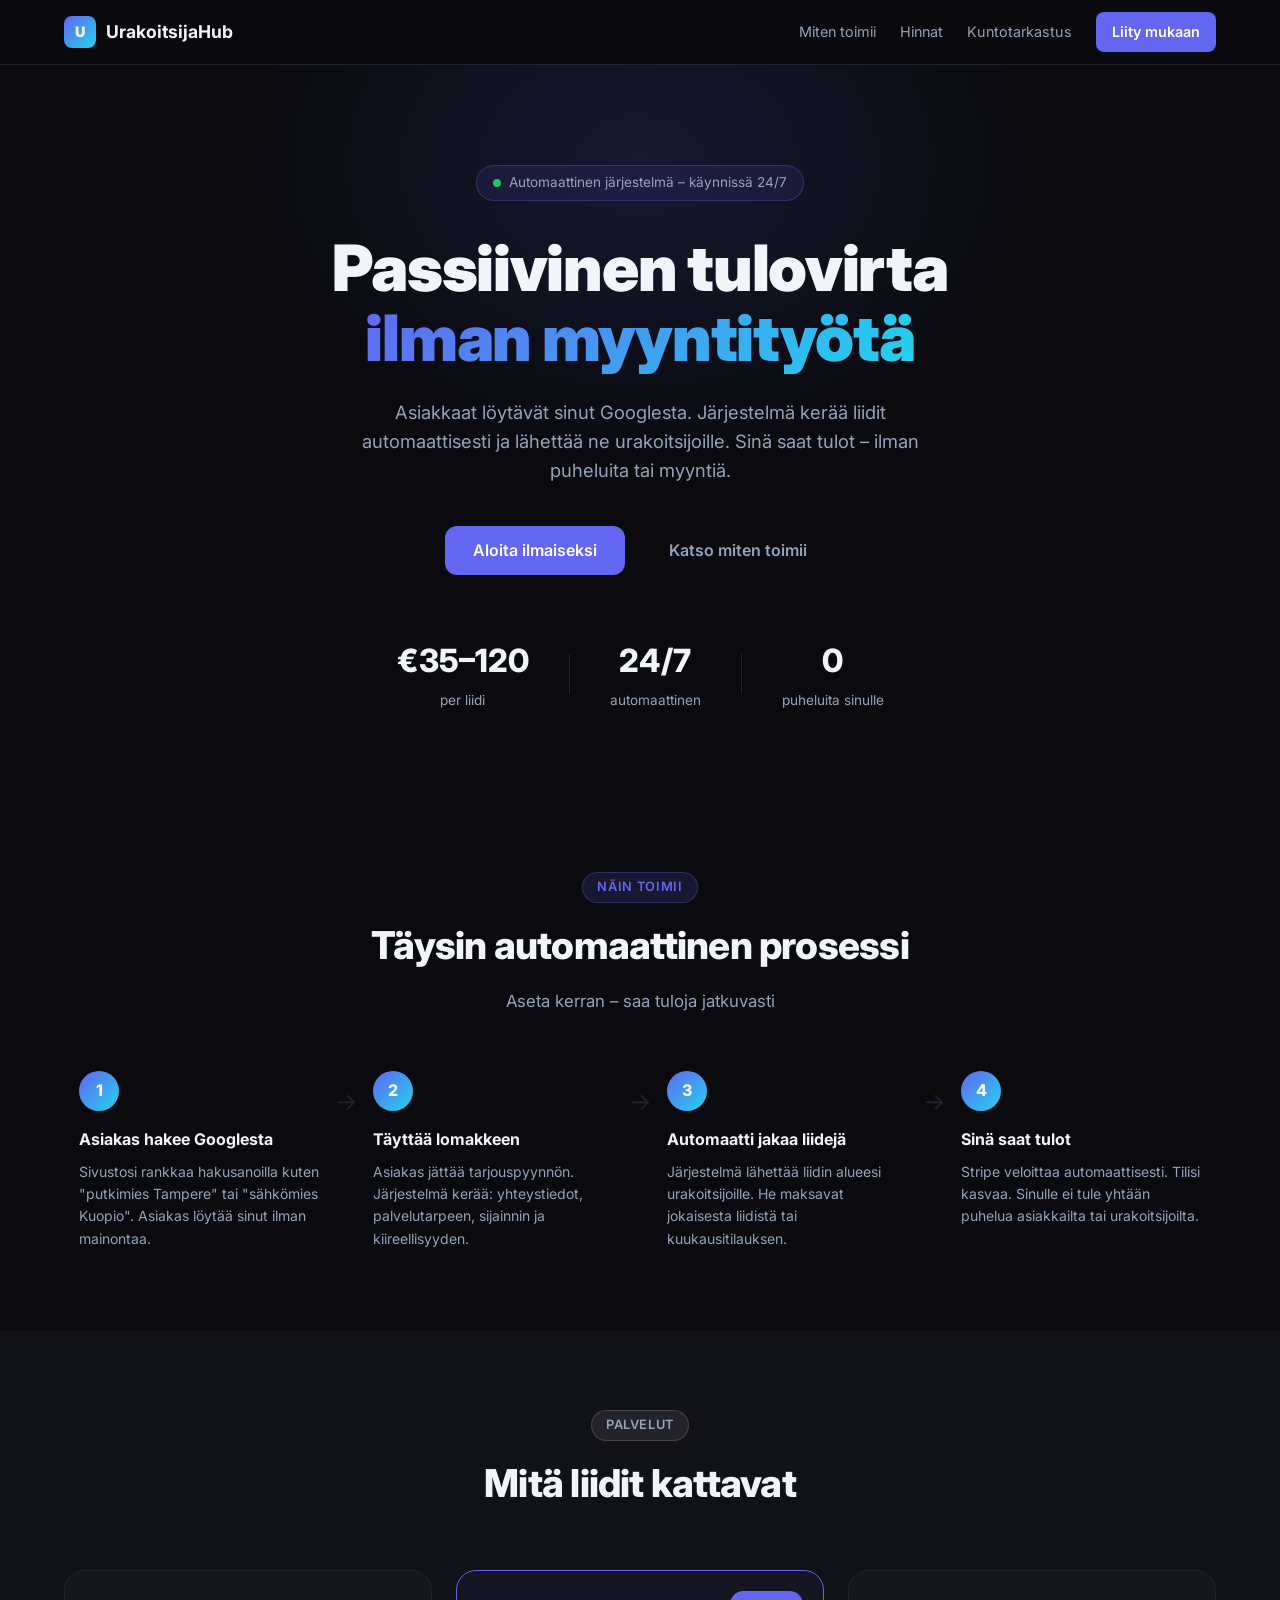
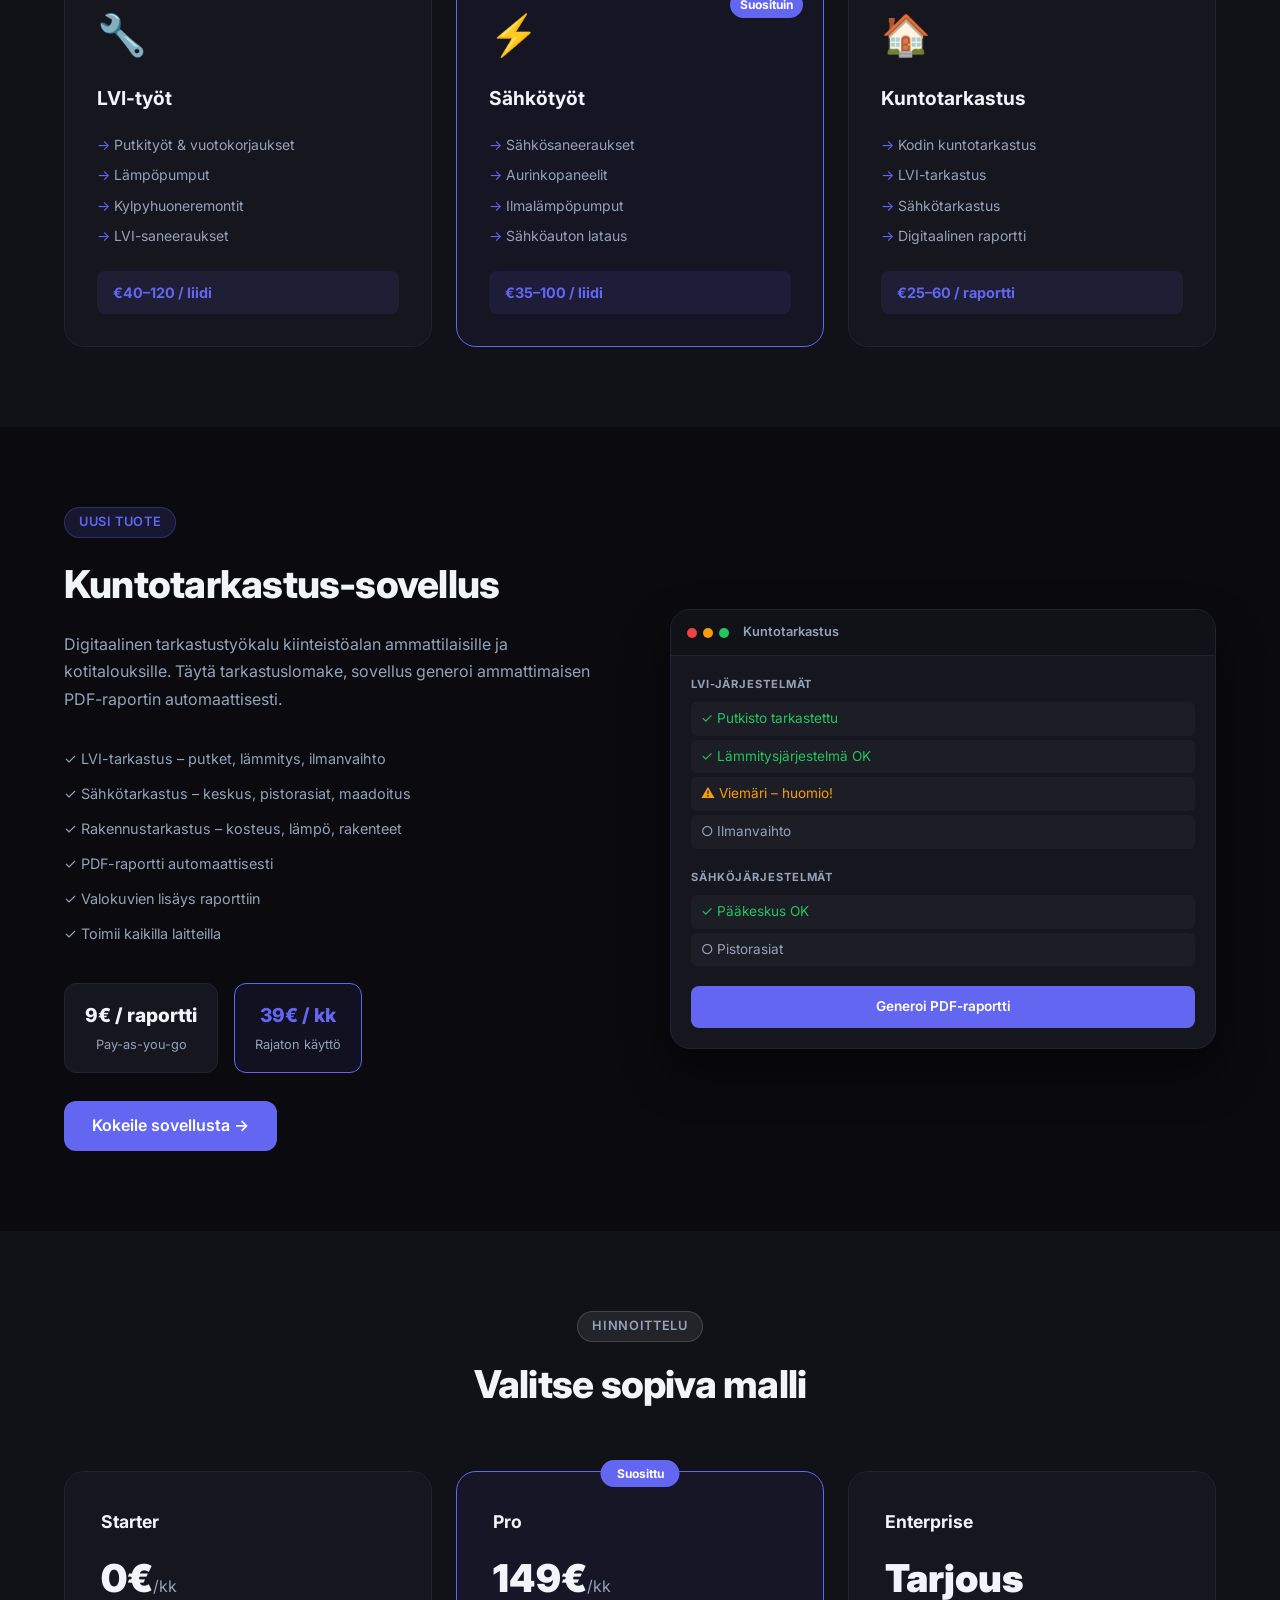
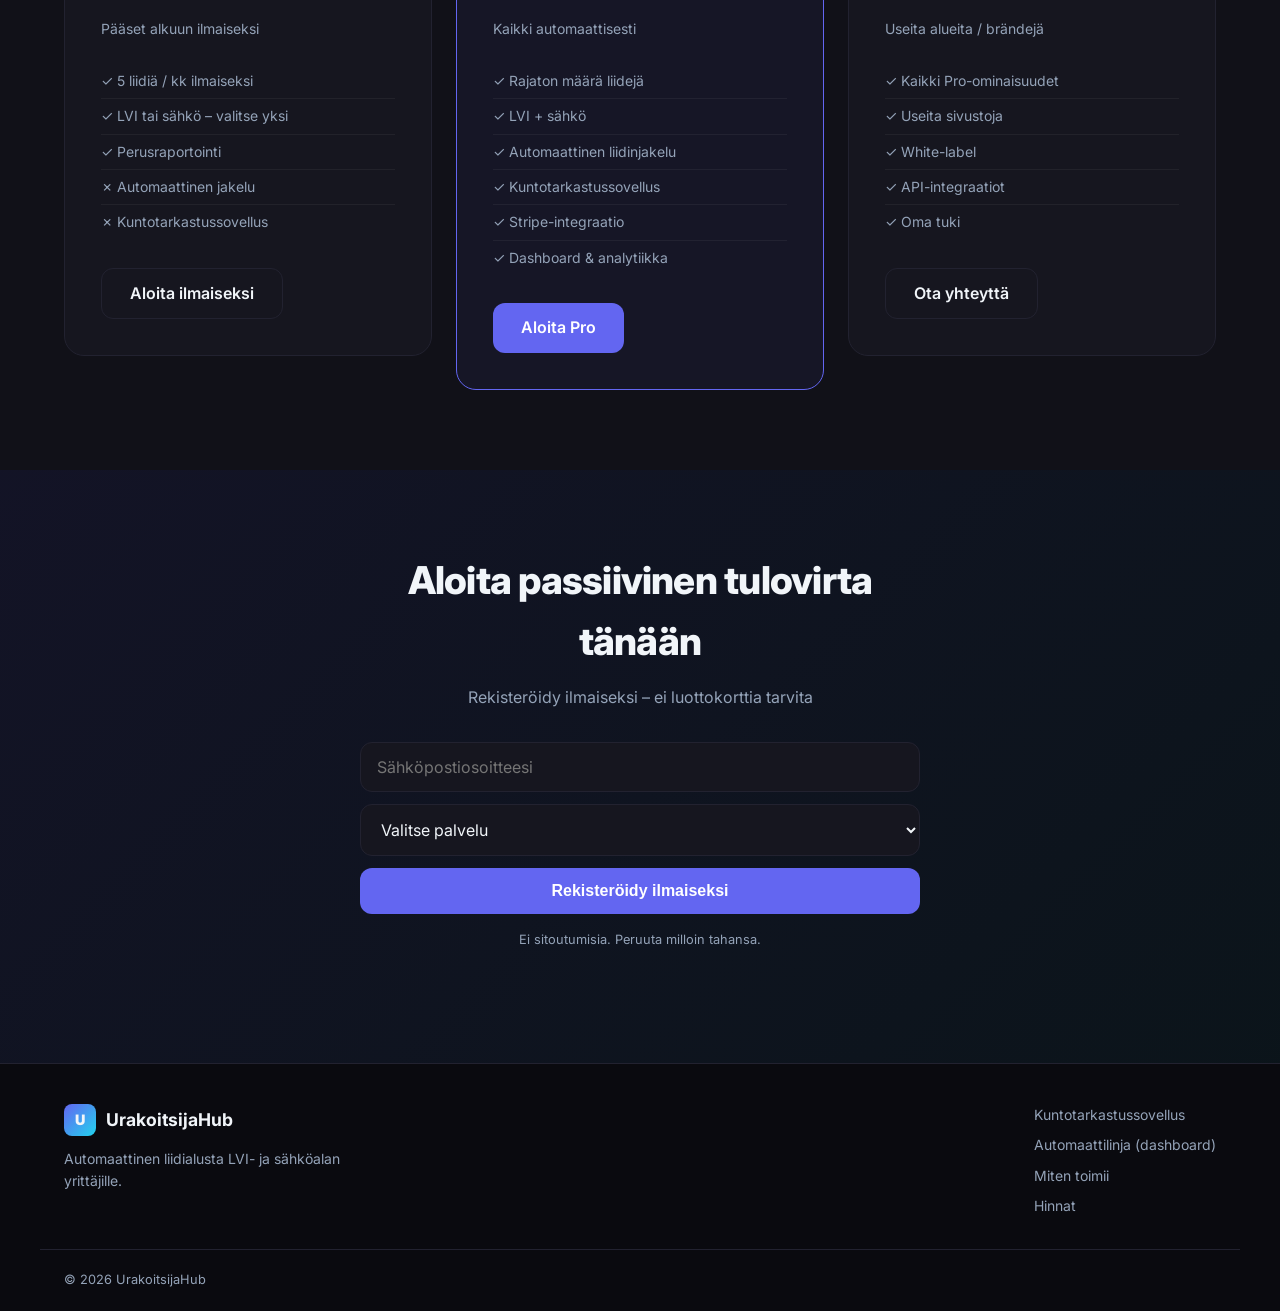
<file: passive-income-platform/index.html>
<!DOCTYPE html>
<html lang="fi">
<head>
    <meta charset="UTF-8">
    <meta name="viewport" content="width=device-width, initial-scale=1.0">
    <title>UrakoitsijaHub – Passiivinen tulovirta | LVI & Sähkö -liidialusta</title>
    <meta name="description" content="Automaattinen liidijenjako LVI- ja sähköurakoitsijoille. Saat maksetun liidejä ilman myyntityötä.">
    <link rel="preconnect" href="https://fonts.googleapis.com">
    <link href="https://fonts.googleapis.com/css2?family=Inter:wght@300;400;500;600;700;800;900&display=swap" rel="stylesheet">
    <link rel="stylesheet" href="style.css">
</head>
<body>

<!-- Nav -->
<nav class="nav">
    <div class="container nav-inner">
        <a href="#" class="logo">
            <div class="logo-icon">U</div>
            <span>UrakoitsijaHub</span>
        </a>
        <div class="nav-links">
            <a href="#miten">Miten toimii</a>
            <a href="#hinnat">Hinnat</a>
            <a href="#tarkastus">Kuntotarkastus</a>
            <a href="#liity" class="btn-nav">Liity mukaan</a>
        </div>
    </div>
</nav>

<!-- Hero -->
<section class="hero">
    <div class="hero-glow"></div>
    <div class="container hero-content">
        <div class="hero-badge">
            <span class="dot-pulse"></span>
            Automaattinen järjestelmä – käynnissä 24/7
        </div>
        <h1>Passiivinen tulovirta<br><span class="gradient-text">ilman myyntityötä</span></h1>
        <p class="hero-desc">Asiakkaat löytävät sinut Googlesta. Järjestelmä kerää liidit automaattisesti ja lähettää ne urakoitsijoille. Sinä saat tulot – ilman puheluita tai myyntiä.</p>
        <div class="hero-actions">
            <a href="#liity" class="btn-primary">Aloita ilmaiseksi</a>
            <a href="#miten" class="btn-ghost">Katso miten toimii</a>
        </div>
        <div class="hero-stats">
            <div class="stat"><strong>€35–120</strong><span>per liidi</span></div>
            <div class="stat-div"></div>
            <div class="stat"><strong>24/7</strong><span>automaattinen</span></div>
            <div class="stat-div"></div>
            <div class="stat"><strong>0</strong><span>puheluita sinulle</span></div>
        </div>
    </div>
</section>

<!-- How it works -->
<section class="section" id="miten">
    <div class="container">
        <div class="section-head">
            <span class="tag">Näin toimii</span>
            <h2>Täysin automaattinen prosessi</h2>
            <p>Aseta kerran – saa tuloja jatkuvasti</p>
        </div>
        <div class="steps">
            <div class="step">
                <div class="step-num">1</div>
                <div class="step-content">
                    <h3>Asiakas hakee Googlesta</h3>
                    <p>Sivustosi rankkaa hakusanoilla kuten "putkimies Tampere" tai "sähkömies Kuopio". Asiakas löytää sinut ilman mainontaa.</p>
                </div>
            </div>
            <div class="step-arrow">→</div>
            <div class="step">
                <div class="step-num">2</div>
                <div class="step-content">
                    <h3>Täyttää lomakkeen</h3>
                    <p>Asiakas jättää tarjouspyynnön. Järjestelmä kerää: yhteystiedot, palvelutarpeen, sijainnin ja kiireellisyyden.</p>
                </div>
            </div>
            <div class="step-arrow">→</div>
            <div class="step">
                <div class="step-num">3</div>
                <div class="step-content">
                    <h3>Automaatti jakaa liidejä</h3>
                    <p>Järjestelmä lähettää liidin alueesi urakoitsijoille. He maksavat jokaisesta liidistä tai kuukausitilauksen.</p>
                </div>
            </div>
            <div class="step-arrow">→</div>
            <div class="step">
                <div class="step-num">4</div>
                <div class="step-content">
                    <h3>Sinä saat tulot</h3>
                    <p>Stripe veloittaa automaattisesti. Tilisi kasvaa. Sinulle ei tule yhtään puhelua asiakkailta tai urakoitsijoilta.</p>
                </div>
            </div>
        </div>
    </div>
</section>

<!-- Services -->
<section class="section dark-section" id="palvelut">
    <div class="container">
        <div class="section-head light">
            <span class="tag tag-light">Palvelut</span>
            <h2>Mitä liidit kattavat</h2>
        </div>
        <div class="services-grid">
            <div class="service-item">
                <div class="service-icon">🔧</div>
                <h3>LVI-työt</h3>
                <ul>
                    <li>Putkityöt & vuotokorjaukset</li>
                    <li>Lämpöpumput</li>
                    <li>Kylpyhuoneremontit</li>
                    <li>LVI-saneeraukset</li>
                </ul>
                <div class="service-price">€40–120 / liidi</div>
            </div>
            <div class="service-item featured-service">
                <div class="featured-label">Suosituin</div>
                <div class="service-icon">⚡</div>
                <h3>Sähkötyöt</h3>
                <ul>
                    <li>Sähkösaneeraukset</li>
                    <li>Aurinkopaneelit</li>
                    <li>Ilmalämpöpumput</li>
                    <li>Sähköauton lataus</li>
                </ul>
                <div class="service-price">€35–100 / liidi</div>
            </div>
            <div class="service-item">
                <div class="service-icon">🏠</div>
                <h3>Kuntotarkastus</h3>
                <ul>
                    <li>Kodin kuntotarkastus</li>
                    <li>LVI-tarkastus</li>
                    <li>Sähkötarkastus</li>
                    <li>Digitaalinen raportti</li>
                </ul>
                <div class="service-price">€25–60 / raportti</div>
            </div>
        </div>
    </div>
</section>

<!-- Kuntotarkastus app promo -->
<section class="section" id="tarkastus">
    <div class="container">
        <div class="app-promo">
            <div class="app-promo-content">
                <span class="tag">Uusi tuote</span>
                <h2>Kuntotarkastus-sovellus</h2>
                <p>Digitaalinen tarkastustyökalu kiinteistöalan ammattilaisille ja kotitalouksille. Täytä tarkastuslomake, sovellus generoi ammattimaisen PDF-raportin automaattisesti.</p>
                <ul class="app-features">
                    <li>✓ LVI-tarkastus – putket, lämmitys, ilmanvaihto</li>
                    <li>✓ Sähkötarkastus – keskus, pistorasiat, maadoitus</li>
                    <li>✓ Rakennustarkastus – kosteus, lämpö, rakenteet</li>
                    <li>✓ PDF-raportti automaattisesti</li>
                    <li>✓ Valokuvien lisäys raporttiin</li>
                    <li>✓ Toimii kaikilla laitteilla</li>
                </ul>
                <div class="app-pricing">
                    <div class="price-option">
                        <strong>9€ / raportti</strong>
                        <span>Pay-as-you-go</span>
                    </div>
                    <div class="price-option featured-price">
                        <strong>39€ / kk</strong>
                        <span>Rajaton käyttö</span>
                    </div>
                </div>
                <a href="kuntotarkastus/" class="btn-primary">Kokeile sovellusta →</a>
            </div>
            <div class="app-promo-visual">
                <div class="mock-screen">
                    <div class="mock-header">
                        <div class="mock-dot red"></div>
                        <div class="mock-dot yellow"></div>
                        <div class="mock-dot green"></div>
                        <span>Kuntotarkastus</span>
                    </div>
                    <div class="mock-body">
                        <div class="mock-section">
                            <div class="mock-label">LVI-järjestelmät</div>
                            <div class="mock-check done">✓ Putkisto tarkastettu</div>
                            <div class="mock-check done">✓ Lämmitysjärjestelmä OK</div>
                            <div class="mock-check warn">⚠ Viemäri – huomio!</div>
                            <div class="mock-check">○ Ilmanvaihto</div>
                        </div>
                        <div class="mock-section">
                            <div class="mock-label">Sähköjärjestelmät</div>
                            <div class="mock-check done">✓ Pääkeskus OK</div>
                            <div class="mock-check">○ Pistorasiat</div>
                        </div>
                        <div class="mock-btn">Generoi PDF-raportti</div>
                    </div>
                </div>
            </div>
        </div>
    </div>
</section>

<!-- Pricing -->
<section class="section dark-section" id="hinnat">
    <div class="container">
        <div class="section-head light">
            <span class="tag tag-light">Hinnoittelu</span>
            <h2>Valitse sopiva malli</h2>
        </div>
        <div class="pricing-grid">
            <div class="price-card">
                <h3>Starter</h3>
                <div class="price">0€<span>/kk</span></div>
                <p>Pääset alkuun ilmaiseksi</p>
                <ul>
                    <li>✓ 5 liidiä / kk ilmaiseksi</li>
                    <li>✓ LVI tai sähkö – valitse yksi</li>
                    <li>✓ Perusraportointi</li>
                    <li>✗ Automaattinen jakelu</li>
                    <li>✗ Kuntotarkastussovellus</li>
                </ul>
                <a href="#liity" class="btn-outline">Aloita ilmaiseksi</a>
            </div>
            <div class="price-card featured-card">
                <div class="card-badge">Suosittu</div>
                <h3>Pro</h3>
                <div class="price">149€<span>/kk</span></div>
                <p>Kaikki automaattisesti</p>
                <ul>
                    <li>✓ Rajaton määrä liidejä</li>
                    <li>✓ LVI + sähkö</li>
                    <li>✓ Automaattinen liidinjakelu</li>
                    <li>✓ Kuntotarkastussovellus</li>
                    <li>✓ Stripe-integraatio</li>
                    <li>✓ Dashboard & analytiikka</li>
                </ul>
                <a href="#liity" class="btn-primary">Aloita Pro</a>
            </div>
            <div class="price-card">
                <h3>Enterprise</h3>
                <div class="price">Tarjous</div>
                <p>Useita alueita / brändejä</p>
                <ul>
                    <li>✓ Kaikki Pro-ominaisuudet</li>
                    <li>✓ Useita sivustoja</li>
                    <li>✓ White-label</li>
                    <li>✓ API-integraatiot</li>
                    <li>✓ Oma tuki</li>
                </ul>
                <a href="#liity" class="btn-outline">Ota yhteyttä</a>
            </div>
        </div>
    </div>
</section>

<!-- CTA / Sign up -->
<section class="section cta-section" id="liity">
    <div class="container">
        <div class="cta-box">
            <h2>Aloita passiivinen tulovirta tänään</h2>
            <p>Rekisteröidy ilmaiseksi – ei luottokorttia tarvita</p>
            <form class="signup-form" id="signupForm">
                <input type="email" placeholder="Sähköpostiosoitteesi" required>
                <select>
                    <option value="">Valitse palvelu</option>
                    <option value="lvi">LVI-liidejä</option>
                    <option value="sahko">Sähköliidejä</option>
                    <option value="molemmat">Molemmat</option>
                    <option value="tarkastus">Kuntotarkastus</option>
                </select>
                <button type="submit" class="btn-primary">Rekisteröidy ilmaiseksi</button>
            </form>
            <p class="cta-note">Ei sitoutumisia. Peruuta milloin tahansa.</p>
        </div>
    </div>
</section>

<!-- Footer -->
<footer class="footer">
    <div class="container footer-inner">
        <div class="footer-brand">
            <div class="logo">
                <div class="logo-icon">U</div>
                <span>UrakoitsijaHub</span>
            </div>
            <p>Automaattinen liidialusta LVI- ja sähköalan yrittäjille.</p>
        </div>
        <div class="footer-links">
            <a href="kuntotarkastus/">Kuntotarkastussovellus</a>
            <a href="automaattilinja/">Automaattilinja (dashboard)</a>
            <a href="#miten">Miten toimii</a>
            <a href="#hinnat">Hinnat</a>
        </div>
    </div>
    <div class="container footer-bottom">
        <p>&copy; 2026 UrakoitsijaHub</p>
    </div>
</footer>

<script src="script.js"></script>
</body>
</html>
</file>
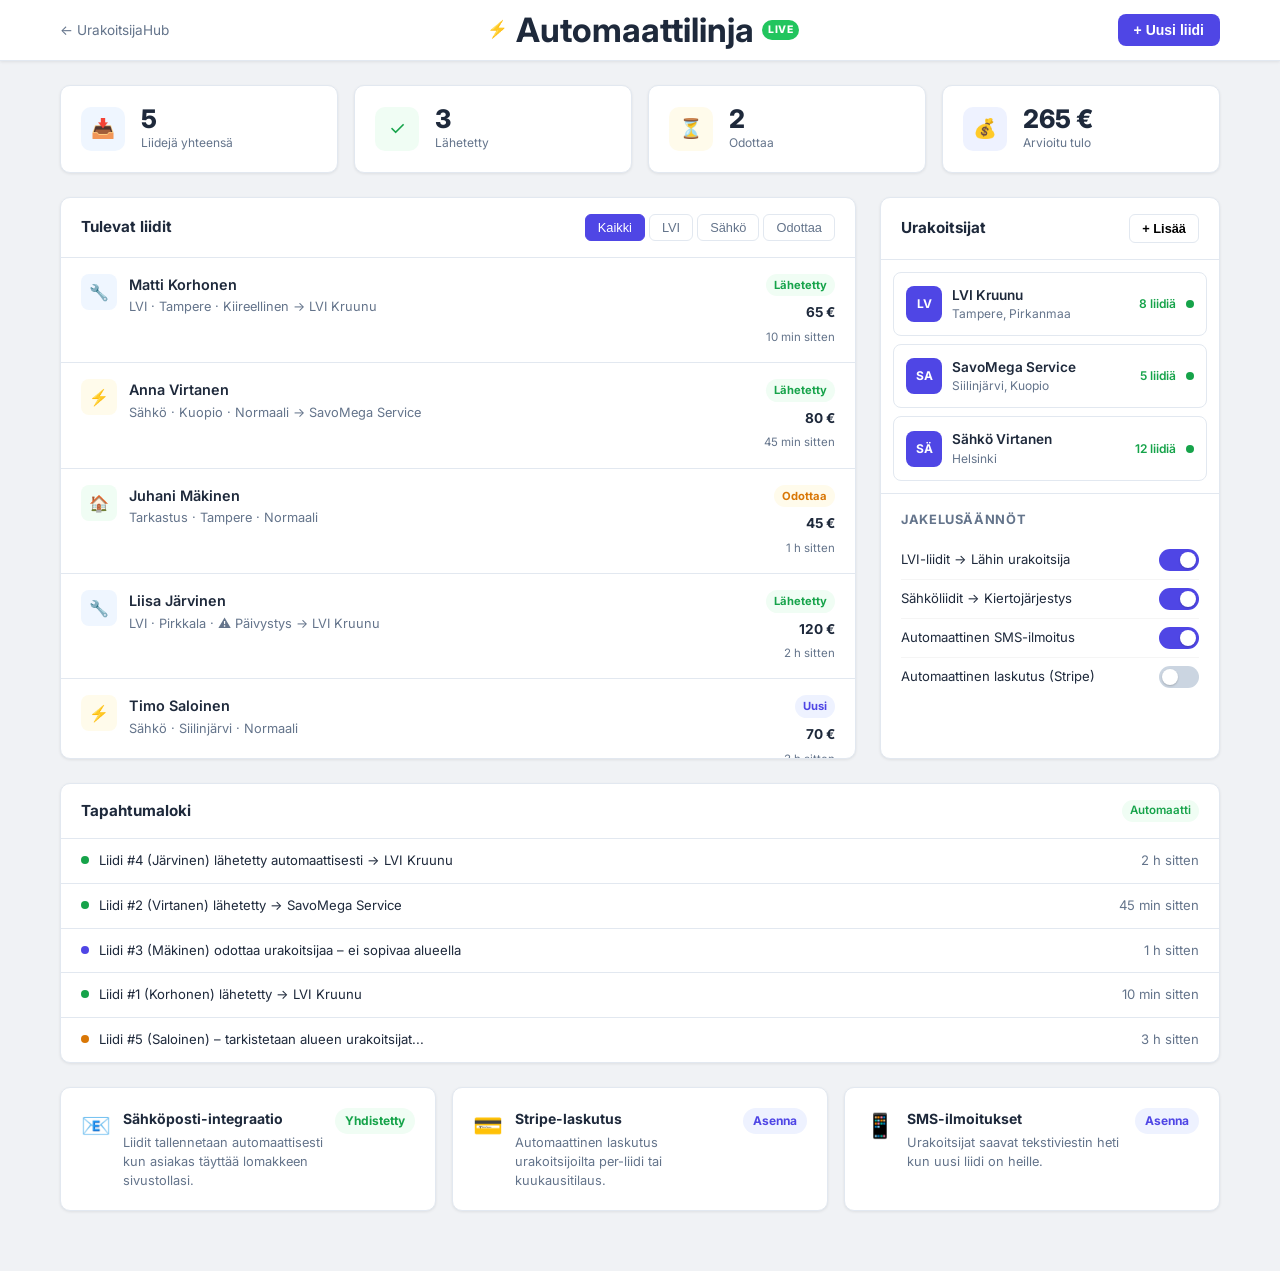
<file: passive-income-platform/automaattilinja/index.html>
<!DOCTYPE html>
<html lang="fi">
<head>
    <meta charset="UTF-8">
    <meta name="viewport" content="width=device-width, initial-scale=1.0">
    <title>Automaattilinja – Liidien automaattinen jakelu</title>
    <meta name="description" content="Automaattinen liidinjakelujärjestelmä LVI ja sähköpalveluille. Hallinnoi urakoitsijoita, seuraa liidejä ja automatisoi laskutus.">
    <link rel="preconnect" href="https://fonts.googleapis.com">
    <link href="https://fonts.googleapis.com/css2?family=Inter:wght@300;400;500;600;700;800&display=swap" rel="stylesheet">
    <link rel="stylesheet" href="style.css">
</head>
<body>

<!-- Header -->
<header class="header">
    <div class="container header-inner">
        <a href="../" class="back-link">← UrakoitsijaHub</a>
        <div class="header-brand">
            <span>⚡</span>
            <h1>Automaattilinja</h1>
            <span class="live-badge">LIVE</span>
        </div>
        <button class="btn-add" id="btnAddLead">+ Uusi liidi</button>
    </div>
</header>

<!-- Dashboard -->
<main class="main">
    <div class="container">

        <!-- Stats -->
        <div class="stats-bar">
            <div class="stat-card">
                <div class="stat-icon blue">📥</div>
                <div>
                    <div class="stat-num" id="statTotal">0</div>
                    <div class="stat-label">Liidejä yhteensä</div>
                </div>
            </div>
            <div class="stat-card">
                <div class="stat-icon green">✓</div>
                <div>
                    <div class="stat-num" id="statSent">0</div>
                    <div class="stat-label">Lähetetty</div>
                </div>
            </div>
            <div class="stat-card">
                <div class="stat-icon orange">⏳</div>
                <div>
                    <div class="stat-num" id="statPending">0</div>
                    <div class="stat-label">Odottaa</div>
                </div>
            </div>
            <div class="stat-card">
                <div class="stat-icon purple">💰</div>
                <div>
                    <div class="stat-num" id="statRevenue">0 €</div>
                    <div class="stat-label">Arvioitu tulo</div>
                </div>
            </div>
        </div>

        <!-- Main layout -->
        <div class="dashboard-grid">

            <!-- Leads panel -->
            <div class="panel">
                <div class="panel-header">
                    <h2>Tulevat liidit</h2>
                    <div class="panel-filters">
                        <button class="filter-btn active" data-filter="all">Kaikki</button>
                        <button class="filter-btn" data-filter="lvi">LVI</button>
                        <button class="filter-btn" data-filter="sahko">Sähkö</button>
                        <button class="filter-btn" data-filter="pending">Odottaa</button>
                    </div>
                </div>
                <div class="leads-list" id="leadsList">
                    <!-- Populated by JS -->
                </div>
            </div>

            <!-- Contractors panel -->
            <div class="panel">
                <div class="panel-header">
                    <h2>Urakoitsijat</h2>
                    <button class="btn-sm" id="btnAddContractor">+ Lisää</button>
                </div>
                <div class="contractors-list" id="contractorsList">
                    <!-- Populated by JS -->
                </div>

                <!-- Routing rules -->
                <div class="routing-section">
                    <h3>Jakelusäännöt</h3>
                    <div class="rule-item">
                        <div class="rule-label">LVI-liidit → Lähin urakoitsija</div>
                        <label class="toggle">
                            <input type="checkbox" checked>
                            <span class="toggle-slider"></span>
                        </label>
                    </div>
                    <div class="rule-item">
                        <div class="rule-label">Sähköliidit → Kiertojärjestys</div>
                        <label class="toggle">
                            <input type="checkbox" checked>
                            <span class="toggle-slider"></span>
                        </label>
                    </div>
                    <div class="rule-item">
                        <div class="rule-label">Automaattinen SMS-ilmoitus</div>
                        <label class="toggle">
                            <input type="checkbox" checked>
                            <span class="toggle-slider"></span>
                        </label>
                    </div>
                    <div class="rule-item">
                        <div class="rule-label">Automaattinen laskutus (Stripe)</div>
                        <label class="toggle">
                            <input type="checkbox">
                            <span class="toggle-slider"></span>
                        </label>
                    </div>
                </div>
            </div>

        </div>

        <!-- Activity log -->
        <div class="panel" style="margin-top:24px;">
            <div class="panel-header">
                <h2>Tapahtumaloki</h2>
                <span class="log-badge">Automaatti</span>
            </div>
            <div class="activity-log" id="activityLog">
                <!-- Populated by JS -->
            </div>
        </div>

        <!-- Integration info -->
        <div class="integration-grid">
            <div class="integration-card">
                <div class="int-icon">📧</div>
                <div>
                    <h3>Sähköposti-integraatio</h3>
                    <p>Liidit tallennetaan automaattisesti kun asiakas täyttää lomakkeen sivustollasi.</p>
                </div>
                <div class="int-status connected">Yhdistetty</div>
            </div>
            <div class="integration-card">
                <div class="int-icon">💳</div>
                <div>
                    <h3>Stripe-laskutus</h3>
                    <p>Automaattinen laskutus urakoitsijoilta per-liidi tai kuukausitilaus.</p>
                </div>
                <div class="int-status pending">Asenna</div>
            </div>
            <div class="integration-card">
                <div class="int-icon">📱</div>
                <div>
                    <h3>SMS-ilmoitukset</h3>
                    <p>Urakoitsijat saavat tekstiviestin heti kun uusi liidi on heille.</p>
                </div>
                <div class="int-status pending">Asenna</div>
            </div>
        </div>

    </div>
</main>

<!-- Add Lead Modal -->
<div class="modal-overlay" id="leadModal" style="display:none;">
    <div class="modal">
        <div class="modal-header">
            <h2>Lisää uusi liidi</h2>
            <button class="modal-close" id="leadModalClose">✕</button>
        </div>
        <div class="modal-body">
            <form id="leadForm" class="form">
                <div class="form-row">
                    <div class="form-group">
                        <label>Asiakkaan nimi *</label>
                        <input type="text" id="leadName" placeholder="Matti Meikäläinen" required>
                    </div>
                    <div class="form-group">
                        <label>Puhelin *</label>
                        <input type="tel" id="leadPhone" placeholder="040 123 4567" required>
                    </div>
                </div>
                <div class="form-group">
                    <label>Sähköposti</label>
                    <input type="email" id="leadEmail" placeholder="asiakas@esimerkki.fi">
                </div>
                <div class="form-row">
                    <div class="form-group">
                        <label>Palvelutyyppi *</label>
                        <select id="leadType" required>
                            <option value="">Valitse</option>
                            <option value="lvi">LVI-työ</option>
                            <option value="sahko">Sähkötyö</option>
                            <option value="tarkastus">Kuntotarkastus</option>
                        </select>
                    </div>
                    <div class="form-group">
                        <label>Kiireellisyys</label>
                        <select id="leadUrgency">
                            <option value="normaali">Normaali</option>
                            <option value="kiireellinen">Kiireellinen</option>
                            <option value="paivystys">Päivystys</option>
                        </select>
                    </div>
                </div>
                <div class="form-group">
                    <label>Paikkakunta</label>
                    <input type="text" id="leadCity" placeholder="Tampere">
                </div>
                <div class="form-group">
                    <label>Kuvaus</label>
                    <textarea id="leadDesc" rows="3" placeholder="Asiakkaan kuvaus tarpeesta..."></textarea>
                </div>
                <div class="form-row">
                    <div class="form-group">
                        <label>Liidihinta (€)</label>
                        <input type="number" id="leadPrice" value="65" min="0">
                    </div>
                    <div class="form-group">
                        <label>Lähetä automaattisesti</label>
                        <select id="leadAutoSend">
                            <option value="yes">Kyllä – valitse paras urakoitsija</option>
                            <option value="no">Ei – käsittele manuaalisesti</option>
                        </select>
                    </div>
                </div>
                <button type="submit" class="btn-primary">Lisää ja jaa liidi</button>
            </form>
        </div>
    </div>
</div>

<!-- Add Contractor Modal -->
<div class="modal-overlay" id="contractorModal" style="display:none;">
    <div class="modal">
        <div class="modal-header">
            <h2>Lisää urakoitsija</h2>
            <button class="modal-close" id="contractorModalClose">✕</button>
        </div>
        <div class="modal-body">
            <form id="contractorForm" class="form">
                <div class="form-row">
                    <div class="form-group">
                        <label>Yrityksen nimi *</label>
                        <input type="text" id="contractorName" placeholder="LVI Esimerkki Oy" required>
                    </div>
                    <div class="form-group">
                        <label>Yhteyshenkilö</label>
                        <input type="text" id="contractorContact" placeholder="Pekka Virtanen">
                    </div>
                </div>
                <div class="form-row">
                    <div class="form-group">
                        <label>Puhelin *</label>
                        <input type="tel" id="contractorPhone" placeholder="040 123 4567" required>
                    </div>
                    <div class="form-group">
                        <label>Sähköposti</label>
                        <input type="email" id="contractorEmail" placeholder="info@yritys.fi">
                    </div>
                </div>
                <div class="form-row">
                    <div class="form-group">
                        <label>Erikoisala</label>
                        <select id="contractorType">
                            <option value="lvi">LVI</option>
                            <option value="sahko">Sähkö</option>
                            <option value="molemmat">Molemmat</option>
                        </select>
                    </div>
                    <div class="form-group">
                        <label>Toimialue</label>
                        <input type="text" id="contractorArea" placeholder="Tampere, Pirkanmaa">
                    </div>
                </div>
                <div class="form-row">
                    <div class="form-group">
                        <label>Liidihinta (€/kpl)</label>
                        <input type="number" id="contractorLeadPrice" placeholder="65" min="0">
                    </div>
                    <div class="form-group">
                        <label>Maks. liidejä/kk</label>
                        <input type="number" id="contractorMaxLeads" placeholder="20" min="1">
                    </div>
                </div>
                <button type="submit" class="btn-primary">Lisää urakoitsija</button>
            </form>
        </div>
    </div>
</div>

<script src="dashboard.js"></script>
</body>
</html>
</file>
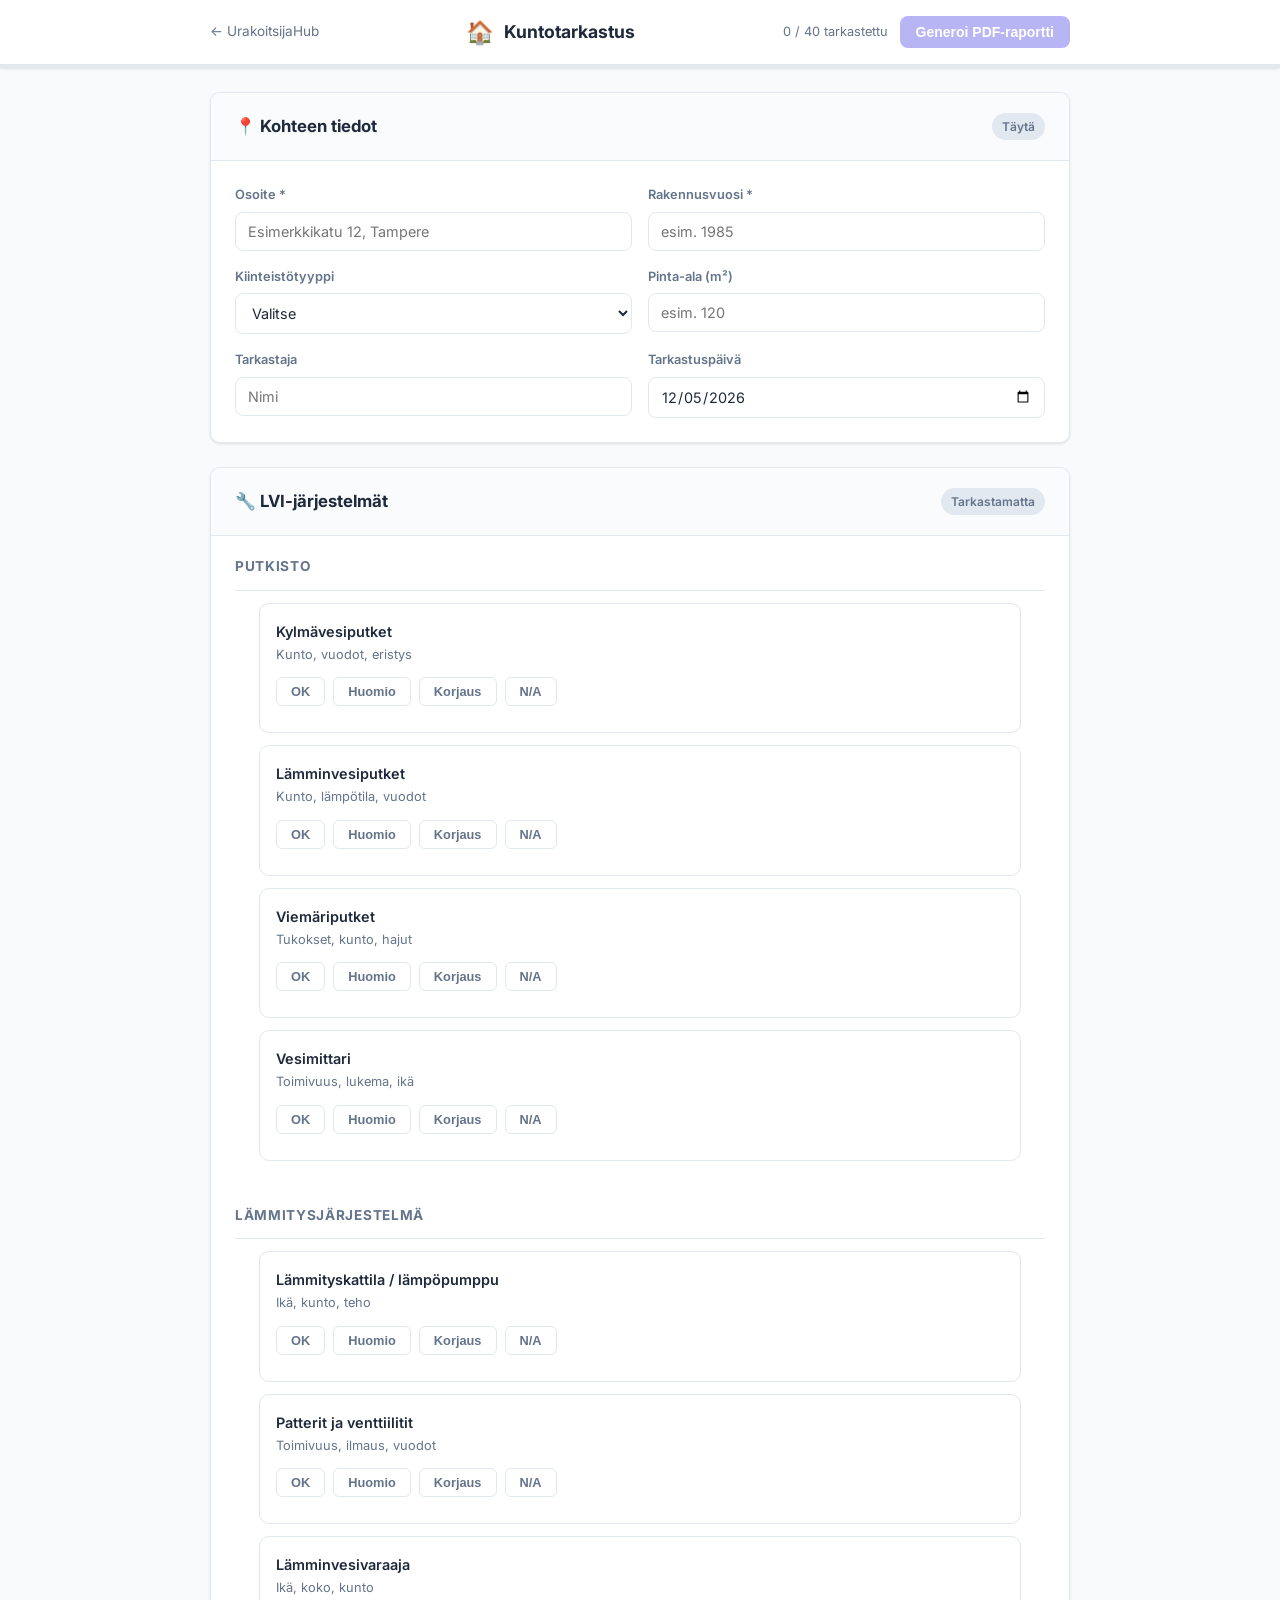
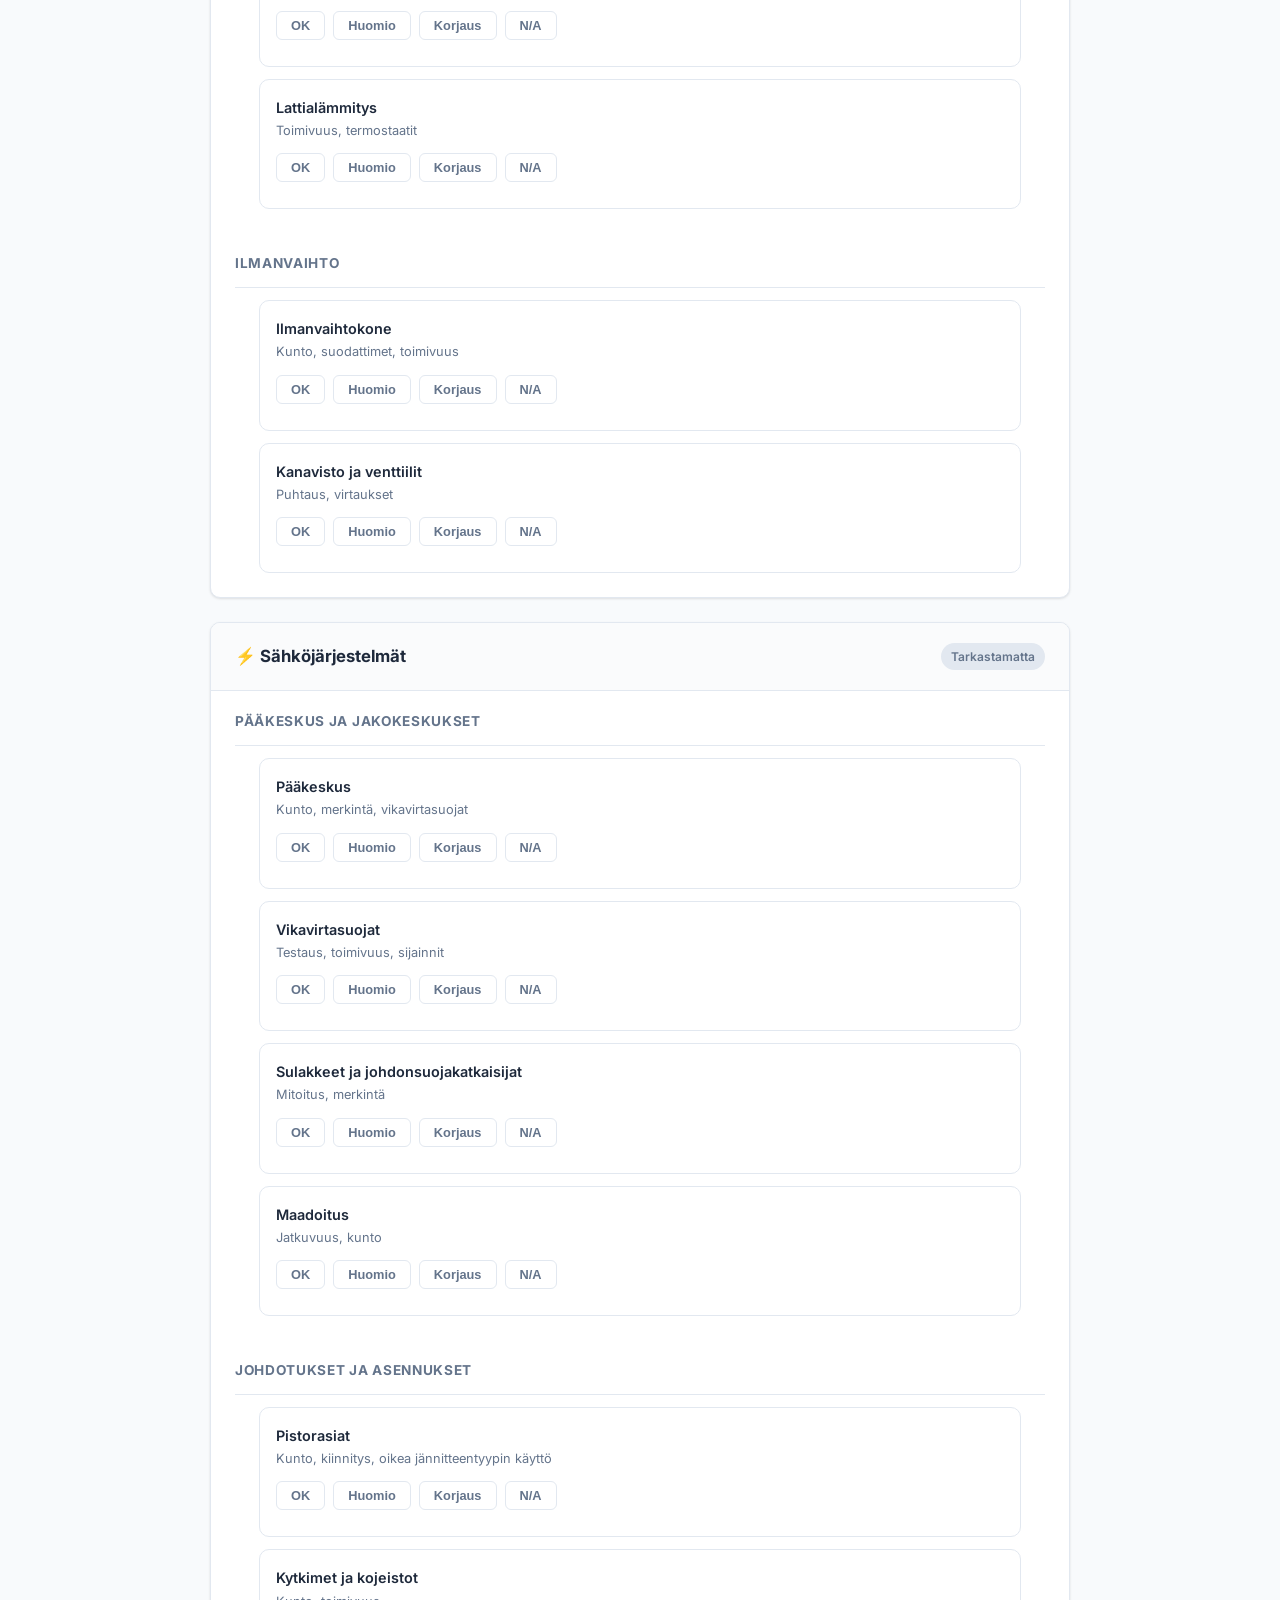
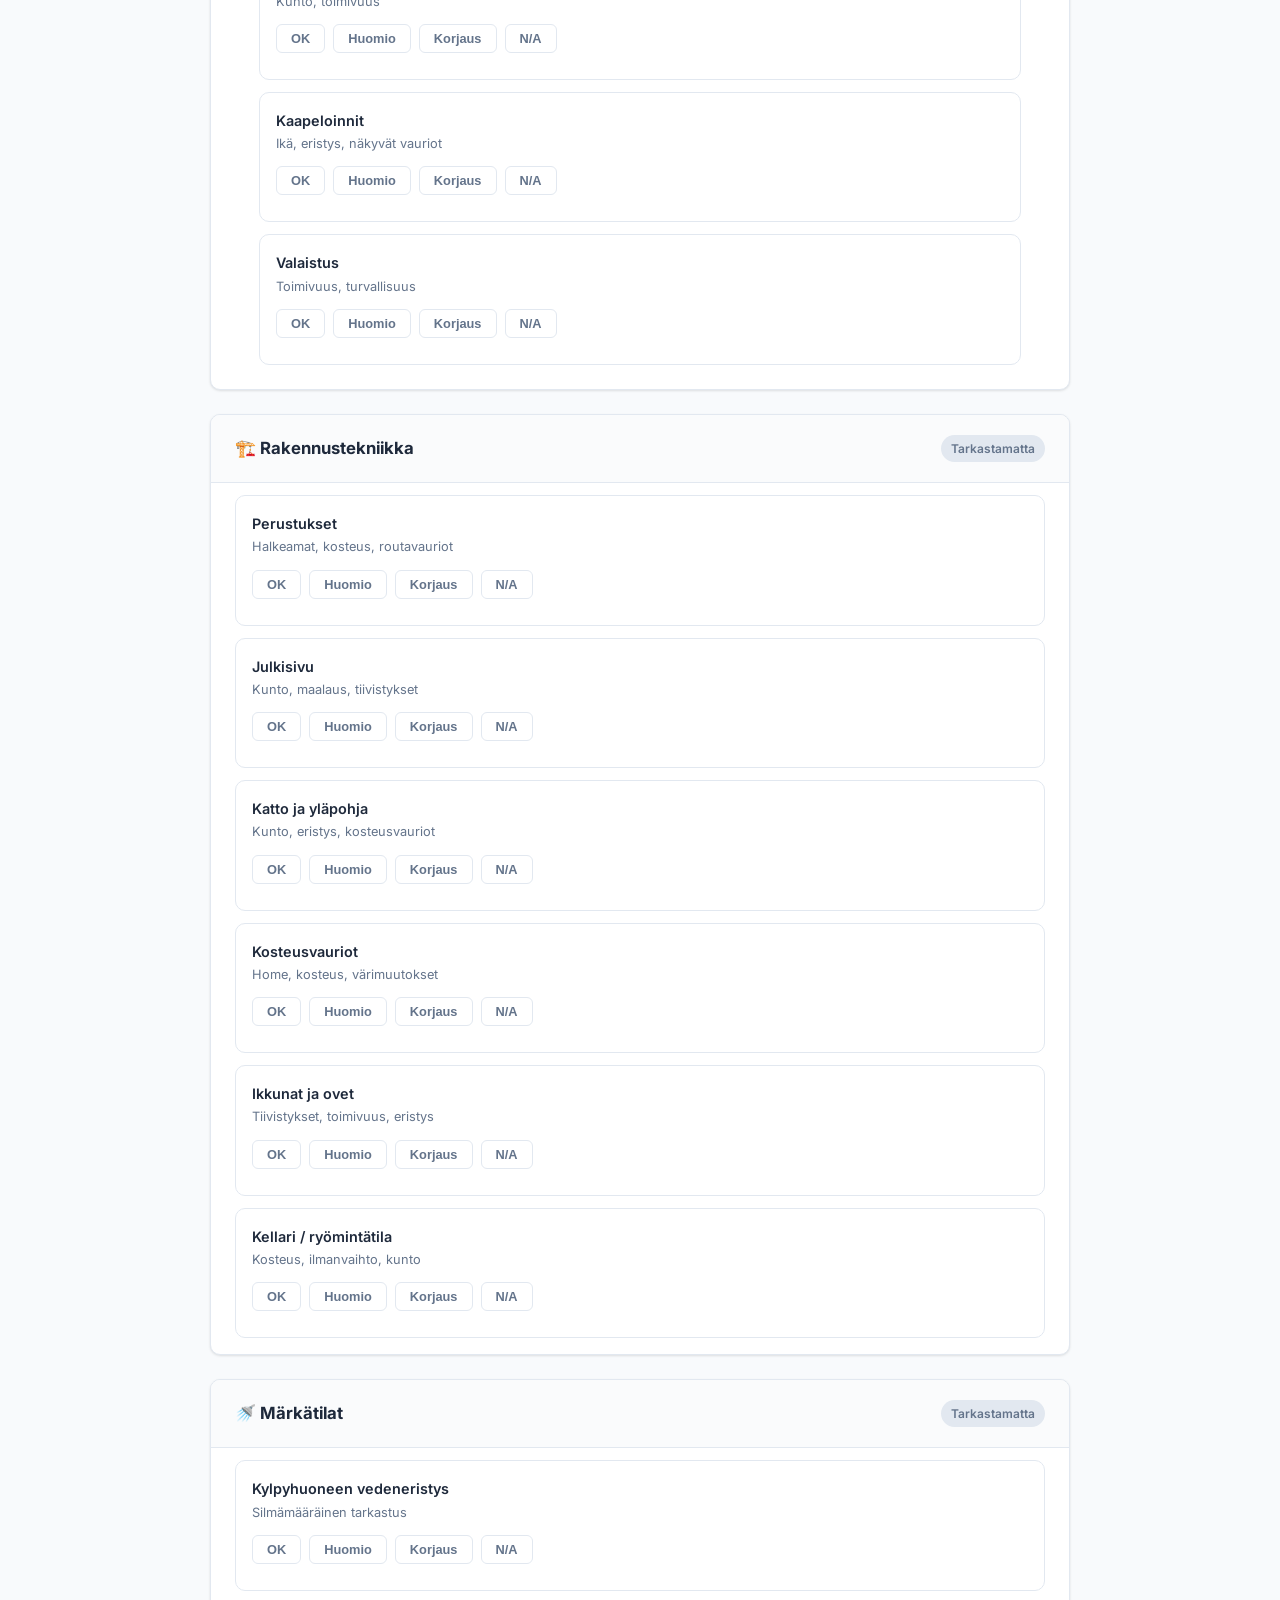
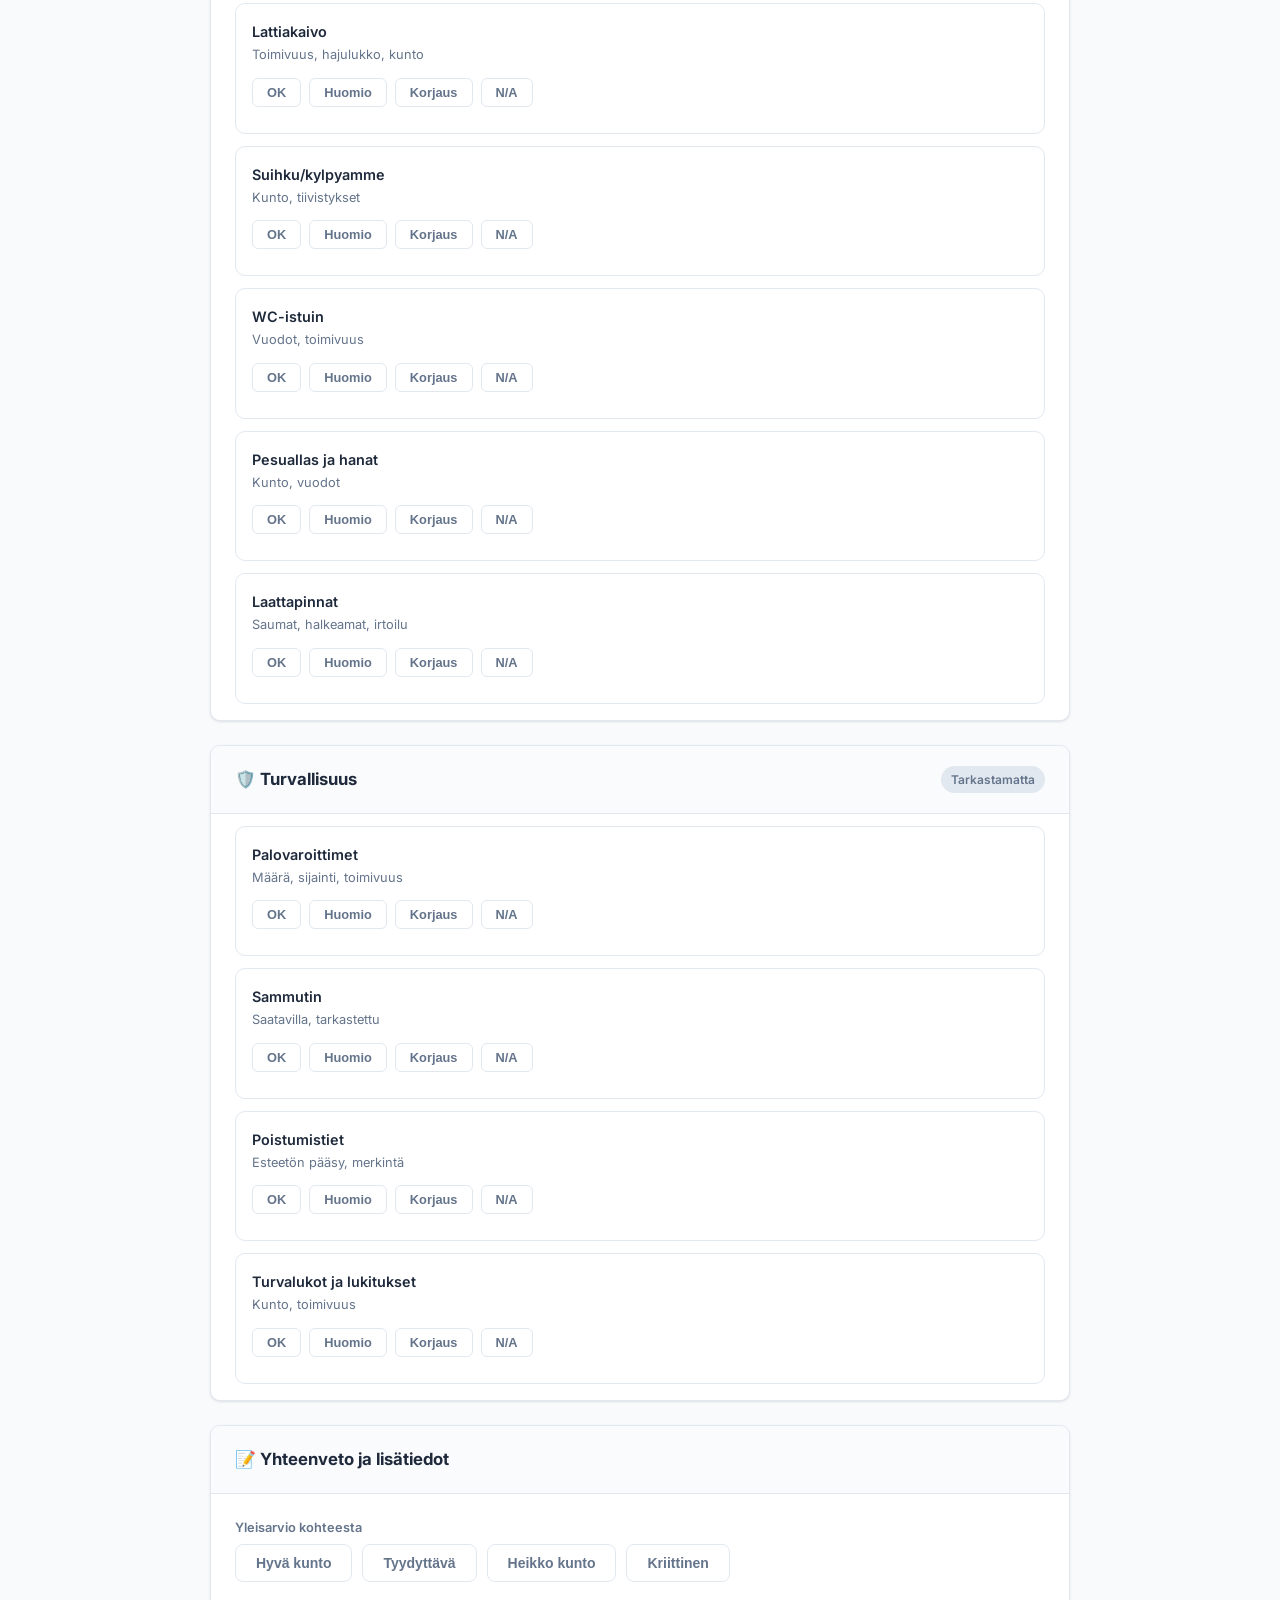
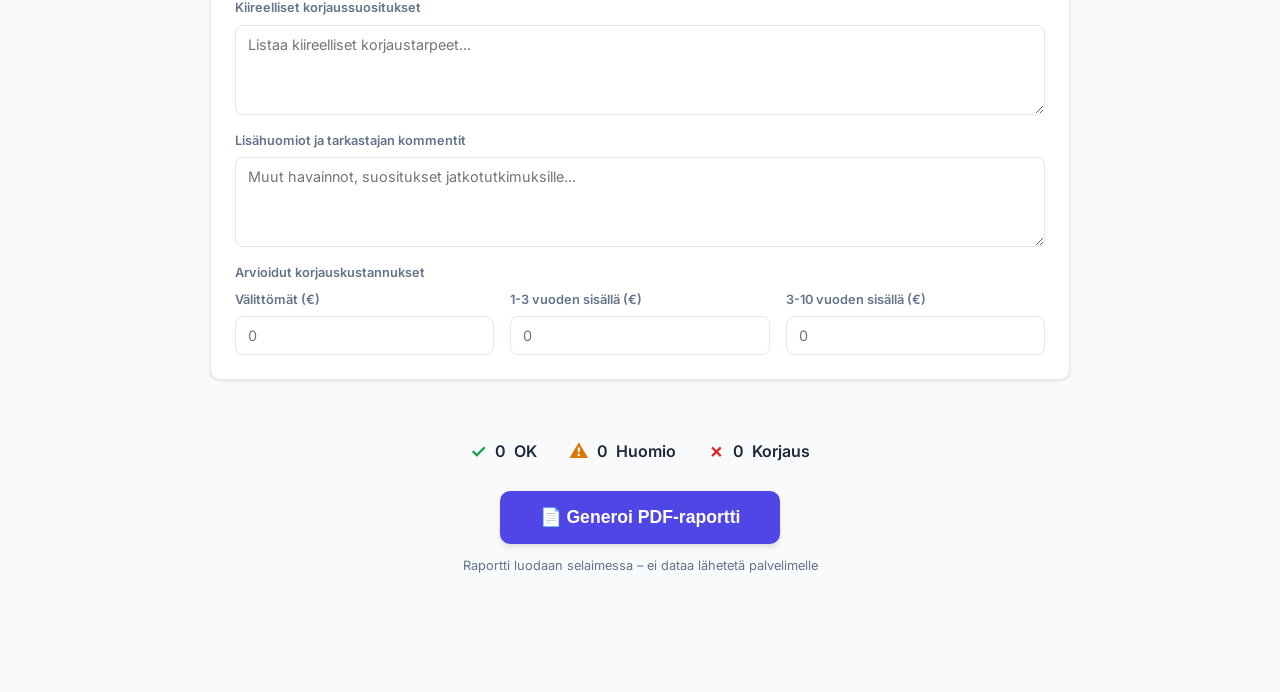
<file: passive-income-platform/kuntotarkastus/index.html>
<!DOCTYPE html>
<html lang="fi">
<head>
    <meta charset="UTF-8">
    <meta name="viewport" content="width=device-width, initial-scale=1.0">
    <title>Kuntotarkastus – Digitaalinen tarkastussovellus</title>
    <meta name="description" content="Täytä kuntotarkastuslomake ja generoi ammattimainen PDF-raportti automaattisesti. LVI, sähkö ja rakennustarkastus.">
    <link rel="preconnect" href="https://fonts.googleapis.com">
    <link href="https://fonts.googleapis.com/css2?family=Inter:wght@300;400;500;600;700;800&display=swap" rel="stylesheet">
    <link rel="stylesheet" href="style.css">
</head>
<body>

<!-- Header -->
<header class="header">
    <div class="container header-inner">
        <a href="../" class="back-link">← UrakoitsijaHub</a>
        <div class="header-title">
            <span class="header-icon">🏠</span>
            <h1>Kuntotarkastus</h1>
        </div>
        <div class="header-actions">
            <span class="progress-text" id="progressText">0 / 40 tarkastettu</span>
            <button class="btn-generate" id="generateBtn" disabled>Generoi PDF-raportti</button>
        </div>
    </div>
    <div class="progress-bar">
        <div class="progress-fill" id="progressFill" style="width: 0%"></div>
    </div>
</header>

<!-- Main -->
<main class="main">
    <div class="container">

        <!-- Kohteen tiedot -->
        <section class="card" id="section-kohde">
            <div class="card-header">
                <h2>📍 Kohteen tiedot</h2>
                <span class="card-status" id="status-kohde">Täytä</span>
            </div>
            <div class="form-grid">
                <div class="form-group">
                    <label>Osoite *</label>
                    <input type="text" id="address" placeholder="Esimerkkikatu 12, Tampere" class="inspection-input">
                </div>
                <div class="form-group">
                    <label>Rakennusvuosi *</label>
                    <input type="number" id="buildYear" placeholder="esim. 1985" min="1800" max="2025" class="inspection-input">
                </div>
                <div class="form-group">
                    <label>Kiinteistötyyppi</label>
                    <select id="buildType" class="inspection-input">
                        <option value="">Valitse</option>
                        <option value="omakotitalo">Omakotitalo</option>
                        <option value="rivitalo">Rivitalo / huoneisto</option>
                        <option value="kerrostalo">Kerrostalohuoneisto</option>
                        <option value="maalaisrakennus">Maalaisrakennus</option>
                        <option value="liiketila">Liiketila</option>
                    </select>
                </div>
                <div class="form-group">
                    <label>Pinta-ala (m²)</label>
                    <input type="number" id="area" placeholder="esim. 120" class="inspection-input">
                </div>
                <div class="form-group">
                    <label>Tarkastaja</label>
                    <input type="text" id="inspector" placeholder="Nimi" class="inspection-input">
                </div>
                <div class="form-group">
                    <label>Tarkastuspäivä</label>
                    <input type="date" id="inspDate" class="inspection-input">
                </div>
            </div>
        </section>

        <!-- LVI-järjestelmät -->
        <section class="card" id="section-lvi">
            <div class="card-header">
                <h2>🔧 LVI-järjestelmät</h2>
                <span class="card-status" id="status-lvi">Tarkastamatta</span>
            </div>

            <div class="subsection">
                <h3>Putkisto</h3>
                <div class="check-grid">
                    <div class="check-item" data-category="lvi">
                        <div class="check-label">
                            <span class="check-title">Kylmävesiputket</span>
                            <span class="check-desc">Kunto, vuodot, eristys</span>
                        </div>
                        <div class="check-controls">
                            <button class="rating-btn" data-value="ok">OK</button>
                            <button class="rating-btn" data-value="huomio">Huomio</button>
                            <button class="rating-btn" data-value="korjaus">Korjaus</button>
                            <button class="rating-btn" data-value="na">N/A</button>
                        </div>
                        <textarea class="check-note" placeholder="Huomiot..."></textarea>
                    </div>
                    <div class="check-item" data-category="lvi">
                        <div class="check-label">
                            <span class="check-title">Lämminvesiputket</span>
                            <span class="check-desc">Kunto, lämpötila, vuodot</span>
                        </div>
                        <div class="check-controls">
                            <button class="rating-btn" data-value="ok">OK</button>
                            <button class="rating-btn" data-value="huomio">Huomio</button>
                            <button class="rating-btn" data-value="korjaus">Korjaus</button>
                            <button class="rating-btn" data-value="na">N/A</button>
                        </div>
                        <textarea class="check-note" placeholder="Huomiot..."></textarea>
                    </div>
                    <div class="check-item" data-category="lvi">
                        <div class="check-label">
                            <span class="check-title">Viemäriputket</span>
                            <span class="check-desc">Tukokset, kunto, hajut</span>
                        </div>
                        <div class="check-controls">
                            <button class="rating-btn" data-value="ok">OK</button>
                            <button class="rating-btn" data-value="huomio">Huomio</button>
                            <button class="rating-btn" data-value="korjaus">Korjaus</button>
                            <button class="rating-btn" data-value="na">N/A</button>
                        </div>
                        <textarea class="check-note" placeholder="Huomiot..."></textarea>
                    </div>
                    <div class="check-item" data-category="lvi">
                        <div class="check-label">
                            <span class="check-title">Vesimittari</span>
                            <span class="check-desc">Toimivuus, lukema, ikä</span>
                        </div>
                        <div class="check-controls">
                            <button class="rating-btn" data-value="ok">OK</button>
                            <button class="rating-btn" data-value="huomio">Huomio</button>
                            <button class="rating-btn" data-value="korjaus">Korjaus</button>
                            <button class="rating-btn" data-value="na">N/A</button>
                        </div>
                        <textarea class="check-note" placeholder="Huomiot..."></textarea>
                    </div>
                </div>
            </div>

            <div class="subsection">
                <h3>Lämmitysjärjestelmä</h3>
                <div class="check-grid">
                    <div class="check-item" data-category="lvi">
                        <div class="check-label">
                            <span class="check-title">Lämmityskattila / lämpöpumppu</span>
                            <span class="check-desc">Ikä, kunto, teho</span>
                        </div>
                        <div class="check-controls">
                            <button class="rating-btn" data-value="ok">OK</button>
                            <button class="rating-btn" data-value="huomio">Huomio</button>
                            <button class="rating-btn" data-value="korjaus">Korjaus</button>
                            <button class="rating-btn" data-value="na">N/A</button>
                        </div>
                        <textarea class="check-note" placeholder="Huomiot..."></textarea>
                    </div>
                    <div class="check-item" data-category="lvi">
                        <div class="check-label">
                            <span class="check-title">Patterit ja venttiilitit</span>
                            <span class="check-desc">Toimivuus, ilmaus, vuodot</span>
                        </div>
                        <div class="check-controls">
                            <button class="rating-btn" data-value="ok">OK</button>
                            <button class="rating-btn" data-value="huomio">Huomio</button>
                            <button class="rating-btn" data-value="korjaus">Korjaus</button>
                            <button class="rating-btn" data-value="na">N/A</button>
                        </div>
                        <textarea class="check-note" placeholder="Huomiot..."></textarea>
                    </div>
                    <div class="check-item" data-category="lvi">
                        <div class="check-label">
                            <span class="check-title">Lämminvesivaraaja</span>
                            <span class="check-desc">Ikä, koko, kunto</span>
                        </div>
                        <div class="check-controls">
                            <button class="rating-btn" data-value="ok">OK</button>
                            <button class="rating-btn" data-value="huomio">Huomio</button>
                            <button class="rating-btn" data-value="korjaus">Korjaus</button>
                            <button class="rating-btn" data-value="na">N/A</button>
                        </div>
                        <textarea class="check-note" placeholder="Huomiot..."></textarea>
                    </div>
                    <div class="check-item" data-category="lvi">
                        <div class="check-label">
                            <span class="check-title">Lattialämmitys</span>
                            <span class="check-desc">Toimivuus, termostaatit</span>
                        </div>
                        <div class="check-controls">
                            <button class="rating-btn" data-value="ok">OK</button>
                            <button class="rating-btn" data-value="huomio">Huomio</button>
                            <button class="rating-btn" data-value="korjaus">Korjaus</button>
                            <button class="rating-btn" data-value="na">N/A</button>
                        </div>
                        <textarea class="check-note" placeholder="Huomiot..."></textarea>
                    </div>
                </div>
            </div>

            <div class="subsection">
                <h3>Ilmanvaihto</h3>
                <div class="check-grid">
                    <div class="check-item" data-category="lvi">
                        <div class="check-label">
                            <span class="check-title">Ilmanvaihtokone</span>
                            <span class="check-desc">Kunto, suodattimet, toimivuus</span>
                        </div>
                        <div class="check-controls">
                            <button class="rating-btn" data-value="ok">OK</button>
                            <button class="rating-btn" data-value="huomio">Huomio</button>
                            <button class="rating-btn" data-value="korjaus">Korjaus</button>
                            <button class="rating-btn" data-value="na">N/A</button>
                        </div>
                        <textarea class="check-note" placeholder="Huomiot..."></textarea>
                    </div>
                    <div class="check-item" data-category="lvi">
                        <div class="check-label">
                            <span class="check-title">Kanavisto ja venttiilit</span>
                            <span class="check-desc">Puhtaus, virtaukset</span>
                        </div>
                        <div class="check-controls">
                            <button class="rating-btn" data-value="ok">OK</button>
                            <button class="rating-btn" data-value="huomio">Huomio</button>
                            <button class="rating-btn" data-value="korjaus">Korjaus</button>
                            <button class="rating-btn" data-value="na">N/A</button>
                        </div>
                        <textarea class="check-note" placeholder="Huomiot..."></textarea>
                    </div>
                </div>
            </div>
        </section>

        <!-- Sähköjärjestelmät -->
        <section class="card" id="section-sahko">
            <div class="card-header">
                <h2>⚡ Sähköjärjestelmät</h2>
                <span class="card-status" id="status-sahko">Tarkastamatta</span>
            </div>

            <div class="subsection">
                <h3>Pääkeskus ja jakokeskukset</h3>
                <div class="check-grid">
                    <div class="check-item" data-category="sahko">
                        <div class="check-label">
                            <span class="check-title">Pääkeskus</span>
                            <span class="check-desc">Kunto, merkintä, vikavirtasuojat</span>
                        </div>
                        <div class="check-controls">
                            <button class="rating-btn" data-value="ok">OK</button>
                            <button class="rating-btn" data-value="huomio">Huomio</button>
                            <button class="rating-btn" data-value="korjaus">Korjaus</button>
                            <button class="rating-btn" data-value="na">N/A</button>
                        </div>
                        <textarea class="check-note" placeholder="Huomiot..."></textarea>
                    </div>
                    <div class="check-item" data-category="sahko">
                        <div class="check-label">
                            <span class="check-title">Vikavirtasuojat</span>
                            <span class="check-desc">Testaus, toimivuus, sijainnit</span>
                        </div>
                        <div class="check-controls">
                            <button class="rating-btn" data-value="ok">OK</button>
                            <button class="rating-btn" data-value="huomio">Huomio</button>
                            <button class="rating-btn" data-value="korjaus">Korjaus</button>
                            <button class="rating-btn" data-value="na">N/A</button>
                        </div>
                        <textarea class="check-note" placeholder="Huomiot..."></textarea>
                    </div>
                    <div class="check-item" data-category="sahko">
                        <div class="check-label">
                            <span class="check-title">Sulakkeet ja johdonsuojakatkaisijat</span>
                            <span class="check-desc">Mitoitus, merkintä</span>
                        </div>
                        <div class="check-controls">
                            <button class="rating-btn" data-value="ok">OK</button>
                            <button class="rating-btn" data-value="huomio">Huomio</button>
                            <button class="rating-btn" data-value="korjaus">Korjaus</button>
                            <button class="rating-btn" data-value="na">N/A</button>
                        </div>
                        <textarea class="check-note" placeholder="Huomiot..."></textarea>
                    </div>
                    <div class="check-item" data-category="sahko">
                        <div class="check-label">
                            <span class="check-title">Maadoitus</span>
                            <span class="check-desc">Jatkuvuus, kunto</span>
                        </div>
                        <div class="check-controls">
                            <button class="rating-btn" data-value="ok">OK</button>
                            <button class="rating-btn" data-value="huomio">Huomio</button>
                            <button class="rating-btn" data-value="korjaus">Korjaus</button>
                            <button class="rating-btn" data-value="na">N/A</button>
                        </div>
                        <textarea class="check-note" placeholder="Huomiot..."></textarea>
                    </div>
                </div>
            </div>

            <div class="subsection">
                <h3>Johdotukset ja asennukset</h3>
                <div class="check-grid">
                    <div class="check-item" data-category="sahko">
                        <div class="check-label">
                            <span class="check-title">Pistorasiat</span>
                            <span class="check-desc">Kunto, kiinnitys, oikea jännitteentyypin käyttö</span>
                        </div>
                        <div class="check-controls">
                            <button class="rating-btn" data-value="ok">OK</button>
                            <button class="rating-btn" data-value="huomio">Huomio</button>
                            <button class="rating-btn" data-value="korjaus">Korjaus</button>
                            <button class="rating-btn" data-value="na">N/A</button>
                        </div>
                        <textarea class="check-note" placeholder="Huomiot..."></textarea>
                    </div>
                    <div class="check-item" data-category="sahko">
                        <div class="check-label">
                            <span class="check-title">Kytkimet ja kojeistot</span>
                            <span class="check-desc">Kunto, toimivuus</span>
                        </div>
                        <div class="check-controls">
                            <button class="rating-btn" data-value="ok">OK</button>
                            <button class="rating-btn" data-value="huomio">Huomio</button>
                            <button class="rating-btn" data-value="korjaus">Korjaus</button>
                            <button class="rating-btn" data-value="na">N/A</button>
                        </div>
                        <textarea class="check-note" placeholder="Huomiot..."></textarea>
                    </div>
                    <div class="check-item" data-category="sahko">
                        <div class="check-label">
                            <span class="check-title">Kaapeloinnit</span>
                            <span class="check-desc">Ikä, eristys, näkyvät vauriot</span>
                        </div>
                        <div class="check-controls">
                            <button class="rating-btn" data-value="ok">OK</button>
                            <button class="rating-btn" data-value="huomio">Huomio</button>
                            <button class="rating-btn" data-value="korjaus">Korjaus</button>
                            <button class="rating-btn" data-value="na">N/A</button>
                        </div>
                        <textarea class="check-note" placeholder="Huomiot..."></textarea>
                    </div>
                    <div class="check-item" data-category="sahko">
                        <div class="check-label">
                            <span class="check-title">Valaistus</span>
                            <span class="check-desc">Toimivuus, turvallisuus</span>
                        </div>
                        <div class="check-controls">
                            <button class="rating-btn" data-value="ok">OK</button>
                            <button class="rating-btn" data-value="huomio">Huomio</button>
                            <button class="rating-btn" data-value="korjaus">Korjaus</button>
                            <button class="rating-btn" data-value="na">N/A</button>
                        </div>
                        <textarea class="check-note" placeholder="Huomiot..."></textarea>
                    </div>
                </div>
            </div>
        </section>

        <!-- Rakennustekniikka -->
        <section class="card" id="section-rakenne">
            <div class="card-header">
                <h2>🏗️ Rakennustekniikka</h2>
                <span class="card-status" id="status-rakenne">Tarkastamatta</span>
            </div>

            <div class="check-grid">
                <div class="check-item" data-category="rakenne">
                    <div class="check-label">
                        <span class="check-title">Perustukset</span>
                        <span class="check-desc">Halkeamat, kosteus, routavauriot</span>
                    </div>
                    <div class="check-controls">
                        <button class="rating-btn" data-value="ok">OK</button>
                        <button class="rating-btn" data-value="huomio">Huomio</button>
                        <button class="rating-btn" data-value="korjaus">Korjaus</button>
                        <button class="rating-btn" data-value="na">N/A</button>
                    </div>
                    <textarea class="check-note" placeholder="Huomiot..."></textarea>
                </div>
                <div class="check-item" data-category="rakenne">
                    <div class="check-label">
                        <span class="check-title">Julkisivu</span>
                        <span class="check-desc">Kunto, maalaus, tiivistykset</span>
                    </div>
                    <div class="check-controls">
                        <button class="rating-btn" data-value="ok">OK</button>
                        <button class="rating-btn" data-value="huomio">Huomio</button>
                        <button class="rating-btn" data-value="korjaus">Korjaus</button>
                        <button class="rating-btn" data-value="na">N/A</button>
                    </div>
                    <textarea class="check-note" placeholder="Huomiot..."></textarea>
                </div>
                <div class="check-item" data-category="rakenne">
                    <div class="check-label">
                        <span class="check-title">Katto ja yläpohja</span>
                        <span class="check-desc">Kunto, eristys, kosteusvauriot</span>
                    </div>
                    <div class="check-controls">
                        <button class="rating-btn" data-value="ok">OK</button>
                        <button class="rating-btn" data-value="huomio">Huomio</button>
                        <button class="rating-btn" data-value="korjaus">Korjaus</button>
                        <button class="rating-btn" data-value="na">N/A</button>
                    </div>
                    <textarea class="check-note" placeholder="Huomiot..."></textarea>
                </div>
                <div class="check-item" data-category="rakenne">
                    <div class="check-label">
                        <span class="check-title">Kosteusvauriot</span>
                        <span class="check-desc">Home, kosteus, värimuutokset</span>
                    </div>
                    <div class="check-controls">
                        <button class="rating-btn" data-value="ok">OK</button>
                        <button class="rating-btn" data-value="huomio">Huomio</button>
                        <button class="rating-btn" data-value="korjaus">Korjaus</button>
                        <button class="rating-btn" data-value="na">N/A</button>
                    </div>
                    <textarea class="check-note" placeholder="Huomiot..."></textarea>
                </div>
                <div class="check-item" data-category="rakenne">
                    <div class="check-label">
                        <span class="check-title">Ikkunat ja ovet</span>
                        <span class="check-desc">Tiivistykset, toimivuus, eristys</span>
                    </div>
                    <div class="check-controls">
                        <button class="rating-btn" data-value="ok">OK</button>
                        <button class="rating-btn" data-value="huomio">Huomio</button>
                        <button class="rating-btn" data-value="korjaus">Korjaus</button>
                        <button class="rating-btn" data-value="na">N/A</button>
                    </div>
                    <textarea class="check-note" placeholder="Huomiot..."></textarea>
                </div>
                <div class="check-item" data-category="rakenne">
                    <div class="check-label">
                        <span class="check-title">Kellari / ryömintätila</span>
                        <span class="check-desc">Kosteus, ilmanvaihto, kunto</span>
                    </div>
                    <div class="check-controls">
                        <button class="rating-btn" data-value="ok">OK</button>
                        <button class="rating-btn" data-value="huomio">Huomio</button>
                        <button class="rating-btn" data-value="korjaus">Korjaus</button>
                        <button class="rating-btn" data-value="na">N/A</button>
                    </div>
                    <textarea class="check-note" placeholder="Huomiot..."></textarea>
                </div>
            </div>
        </section>

        <!-- Märkätilat -->
        <section class="card" id="section-markatilat">
            <div class="card-header">
                <h2>🚿 Märkätilat</h2>
                <span class="card-status" id="status-markatilat">Tarkastamatta</span>
            </div>

            <div class="check-grid">
                <div class="check-item" data-category="markatilat">
                    <div class="check-label">
                        <span class="check-title">Kylpyhuoneen vedeneristys</span>
                        <span class="check-desc">Silmämääräinen tarkastus</span>
                    </div>
                    <div class="check-controls">
                        <button class="rating-btn" data-value="ok">OK</button>
                        <button class="rating-btn" data-value="huomio">Huomio</button>
                        <button class="rating-btn" data-value="korjaus">Korjaus</button>
                        <button class="rating-btn" data-value="na">N/A</button>
                    </div>
                    <textarea class="check-note" placeholder="Huomiot..."></textarea>
                </div>
                <div class="check-item" data-category="markatilat">
                    <div class="check-label">
                        <span class="check-title">Lattiakaivo</span>
                        <span class="check-desc">Toimivuus, hajulukko, kunto</span>
                    </div>
                    <div class="check-controls">
                        <button class="rating-btn" data-value="ok">OK</button>
                        <button class="rating-btn" data-value="huomio">Huomio</button>
                        <button class="rating-btn" data-value="korjaus">Korjaus</button>
                        <button class="rating-btn" data-value="na">N/A</button>
                    </div>
                    <textarea class="check-note" placeholder="Huomiot..."></textarea>
                </div>
                <div class="check-item" data-category="markatilat">
                    <div class="check-label">
                        <span class="check-title">Suihku/kylpyamme</span>
                        <span class="check-desc">Kunto, tiivistykset</span>
                    </div>
                    <div class="check-controls">
                        <button class="rating-btn" data-value="ok">OK</button>
                        <button class="rating-btn" data-value="huomio">Huomio</button>
                        <button class="rating-btn" data-value="korjaus">Korjaus</button>
                        <button class="rating-btn" data-value="na">N/A</button>
                    </div>
                    <textarea class="check-note" placeholder="Huomiot..."></textarea>
                </div>
                <div class="check-item" data-category="markatilat">
                    <div class="check-label">
                        <span class="check-title">WC-istuin</span>
                        <span class="check-desc">Vuodot, toimivuus</span>
                    </div>
                    <div class="check-controls">
                        <button class="rating-btn" data-value="ok">OK</button>
                        <button class="rating-btn" data-value="huomio">Huomio</button>
                        <button class="rating-btn" data-value="korjaus">Korjaus</button>
                        <button class="rating-btn" data-value="na">N/A</button>
                    </div>
                    <textarea class="check-note" placeholder="Huomiot..."></textarea>
                </div>
                <div class="check-item" data-category="markatilat">
                    <div class="check-label">
                        <span class="check-title">Pesuallas ja hanat</span>
                        <span class="check-desc">Kunto, vuodot</span>
                    </div>
                    <div class="check-controls">
                        <button class="rating-btn" data-value="ok">OK</button>
                        <button class="rating-btn" data-value="huomio">Huomio</button>
                        <button class="rating-btn" data-value="korjaus">Korjaus</button>
                        <button class="rating-btn" data-value="na">N/A</button>
                    </div>
                    <textarea class="check-note" placeholder="Huomiot..."></textarea>
                </div>
                <div class="check-item" data-category="markatilat">
                    <div class="check-label">
                        <span class="check-title">Laattapinnat</span>
                        <span class="check-desc">Saumat, halkeamat, irtoilu</span>
                    </div>
                    <div class="check-controls">
                        <button class="rating-btn" data-value="ok">OK</button>
                        <button class="rating-btn" data-value="huomio">Huomio</button>
                        <button class="rating-btn" data-value="korjaus">Korjaus</button>
                        <button class="rating-btn" data-value="na">N/A</button>
                    </div>
                    <textarea class="check-note" placeholder="Huomiot..."></textarea>
                </div>
            </div>
        </section>

        <!-- Turvallisuus -->
        <section class="card" id="section-turvallisuus">
            <div class="card-header">
                <h2>🛡️ Turvallisuus</h2>
                <span class="card-status" id="status-turvallisuus">Tarkastamatta</span>
            </div>

            <div class="check-grid">
                <div class="check-item" data-category="turvallisuus">
                    <div class="check-label">
                        <span class="check-title">Palovaroittimet</span>
                        <span class="check-desc">Määrä, sijainti, toimivuus</span>
                    </div>
                    <div class="check-controls">
                        <button class="rating-btn" data-value="ok">OK</button>
                        <button class="rating-btn" data-value="huomio">Huomio</button>
                        <button class="rating-btn" data-value="korjaus">Korjaus</button>
                        <button class="rating-btn" data-value="na">N/A</button>
                    </div>
                    <textarea class="check-note" placeholder="Huomiot..."></textarea>
                </div>
                <div class="check-item" data-category="turvallisuus">
                    <div class="check-label">
                        <span class="check-title">Sammutin</span>
                        <span class="check-desc">Saatavilla, tarkastettu</span>
                    </div>
                    <div class="check-controls">
                        <button class="rating-btn" data-value="ok">OK</button>
                        <button class="rating-btn" data-value="huomio">Huomio</button>
                        <button class="rating-btn" data-value="korjaus">Korjaus</button>
                        <button class="rating-btn" data-value="na">N/A</button>
                    </div>
                    <textarea class="check-note" placeholder="Huomiot..."></textarea>
                </div>
                <div class="check-item" data-category="turvallisuus">
                    <div class="check-label">
                        <span class="check-title">Poistumistiet</span>
                        <span class="check-desc">Esteetön pääsy, merkintä</span>
                    </div>
                    <div class="check-controls">
                        <button class="rating-btn" data-value="ok">OK</button>
                        <button class="rating-btn" data-value="huomio">Huomio</button>
                        <button class="rating-btn" data-value="korjaus">Korjaus</button>
                        <button class="rating-btn" data-value="na">N/A</button>
                    </div>
                    <textarea class="check-note" placeholder="Huomiot..."></textarea>
                </div>
                <div class="check-item" data-category="turvallisuus">
                    <div class="check-label">
                        <span class="check-title">Turvalukot ja lukitukset</span>
                        <span class="check-desc">Kunto, toimivuus</span>
                    </div>
                    <div class="check-controls">
                        <button class="rating-btn" data-value="ok">OK</button>
                        <button class="rating-btn" data-value="huomio">Huomio</button>
                        <button class="rating-btn" data-value="korjaus">Korjaus</button>
                        <button class="rating-btn" data-value="na">N/A</button>
                    </div>
                    <textarea class="check-note" placeholder="Huomiot..."></textarea>
                </div>
            </div>
        </section>

        <!-- Yhteenveto ja lisätiedot -->
        <section class="card" id="section-yhteenveto">
            <div class="card-header">
                <h2>📝 Yhteenveto ja lisätiedot</h2>
            </div>
            <div class="form-grid">
                <div class="form-group full-width">
                    <label>Yleisarvio kohteesta</label>
                    <div class="rating-overall">
                        <button class="overall-btn" data-val="hyva">Hyvä kunto</button>
                        <button class="overall-btn" data-val="tyydyttava">Tyydyttävä</button>
                        <button class="overall-btn" data-val="heikko">Heikko kunto</button>
                        <button class="overall-btn" data-val="kriittinen">Kriittinen</button>
                    </div>
                </div>
                <div class="form-group full-width">
                    <label>Kiireelliset korjaussuositukset</label>
                    <textarea id="urgentFixes" rows="4" placeholder="Listaa kiireelliset korjaustarpeet..." class="inspection-input"></textarea>
                </div>
                <div class="form-group full-width">
                    <label>Lisähuomiot ja tarkastajan kommentit</label>
                    <textarea id="additionalNotes" rows="4" placeholder="Muut havainnot, suositukset jatkotutkimuksille..." class="inspection-input"></textarea>
                </div>
                <div class="form-group full-width">
                    <label>Arvioidut korjauskustannukset</label>
                    <div class="cost-estimate">
                        <div class="cost-item">
                            <label>Välittömät (€)</label>
                            <input type="number" id="costImmediate" placeholder="0" class="inspection-input">
                        </div>
                        <div class="cost-item">
                            <label>1-3 vuoden sisällä (€)</label>
                            <input type="number" id="costShort" placeholder="0" class="inspection-input">
                        </div>
                        <div class="cost-item">
                            <label>3-10 vuoden sisällä (€)</label>
                            <input type="number" id="costLong" placeholder="0" class="inspection-input">
                        </div>
                    </div>
                </div>
            </div>
        </section>

        <!-- Generate button -->
        <div class="generate-section">
            <div class="summary-bar">
                <div class="summary-item">
                    <span class="summary-icon ok-color">✓</span>
                    <span id="countOk">0</span> OK
                </div>
                <div class="summary-item">
                    <span class="summary-icon warn-color">⚠</span>
                    <span id="countHuomio">0</span> Huomio
                </div>
                <div class="summary-item">
                    <span class="summary-icon error-color">✗</span>
                    <span id="countKorjaus">0</span> Korjaus
                </div>
            </div>
            <button class="btn-generate-lg" id="generateBtnBottom">📄 Generoi PDF-raportti</button>
            <p class="generate-note">Raportti luodaan selaimessa – ei dataa lähetetä palvelimelle</p>
        </div>

    </div>
</main>

<!-- Report Modal -->
<div class="modal-overlay" id="reportModal" style="display:none;">
    <div class="modal">
        <div class="modal-header">
            <h2>Kuntotarkastusraportti</h2>
            <button class="modal-close" id="modalClose">✕</button>
        </div>
        <div class="modal-body" id="reportContent">
            <!-- Generated dynamically -->
        </div>
        <div class="modal-footer">
            <button class="btn-primary" onclick="window.print()">🖨️ Tulosta / Tallenna PDF</button>
            <button class="btn-outline" id="modalClose2">Sulje</button>
        </div>
    </div>
</div>

<script src="app.js"></script>
</body>
</html>
</file>
<file: lvikruunu-website/style.css>
/* ============================================
   LVI KRUUNU – Premium Visual Redesign v2
   Dramatic, image-heavy, conversion-optimized
   ============================================ */

:root {
    --blue: #0055FF;
    --blue-dark: #003ECB;
    --blue-light: #4D8AFF;
    --blue-glow: rgba(0, 85, 255, 0.4);
    --gold: #F5A623;
    --gold-light: #FFD700;
    --green: #00C853;
    --dark: #0A0E1A;
    --dark-2: #111827;
    --dark-3: #1F2937;
    --gray: #6B7280;
    --gray-light: #9CA3AF;
    --light: #F9FAFB;
    --white: #FFFFFF;
    --radius: 16px;
    --radius-sm: 10px;
    --radius-full: 9999px;
    --shadow-glow: 0 0 40px rgba(0, 85, 255, 0.15);
    --transition: 0.4s cubic-bezier(0.16, 1, 0.3, 1);
}

*, *::before, *::after { margin: 0; padding: 0; box-sizing: border-box; }
html { scroll-behavior: smooth; scroll-padding-top: 80px; }
body {
    font-family: 'Inter', -apple-system, sans-serif;
    color: var(--dark);
    background: var(--white);
    line-height: 1.7;
    -webkit-font-smoothing: antialiased;
    overflow-x: hidden;
}
.container { max-width: 1200px; margin: 0 auto; padding: 0 1.5rem; }
a { color: inherit; text-decoration: none; }
img { max-width: 100%; }

/* === Animations === */
@keyframes fadeInUp { from { opacity: 0; transform: translateY(40px); } to { opacity: 1; transform: translateY(0); } }
@keyframes fadeIn { from { opacity: 0; } to { opacity: 1; } }
@keyframes pulse { 0%, 100% { opacity: 1; transform: scale(1); } 50% { opacity: 0.6; transform: scale(0.95); } }
@keyframes shimmer { 0% { transform: translateX(-100%); } 100% { transform: translateX(100%); } }
@keyframes float { 0%, 100% { transform: translateY(0); } 50% { transform: translateY(-12px); } }
@keyframes glow { 0%, 100% { box-shadow: 0 0 20px var(--blue-glow); } 50% { box-shadow: 0 0 60px var(--blue-glow), 0 0 100px rgba(0,85,255,0.1); } }
@keyframes bounceDown { 0%, 100% { transform: translateY(0); } 50% { transform: translateY(8px); } }
@keyframes particleFloat {
    0% { transform: translate(0, 0) scale(1); opacity: 0; }
    10% { opacity: 0.6; }
    90% { opacity: 0.6; }
    100% { transform: translate(var(--tx), var(--ty)) scale(0); opacity: 0; }
}

.animate-in { opacity: 0; animation: fadeInUp 0.9s ease-out forwards; }
.d1 { animation-delay: 0.15s; }
.d2 { animation-delay: 0.3s; }
.d3 { animation-delay: 0.45s; }
.d4 { animation-delay: 0.6s; }

[data-animate] { opacity: 0; transform: translateY(30px); transition: opacity 0.7s ease-out, transform 0.7s ease-out; }
[data-animate].visible { opacity: 1; transform: translateY(0); }

/* === Top Bar === */
.top-bar {
    background: linear-gradient(90deg, var(--dark) 0%, var(--dark-2) 100%);
    color: white;
    padding: 0.6rem 0;
    font-size: 0.85rem;
    position: relative;
    z-index: 1001;
}
.top-bar-content { display: flex; align-items: center; justify-content: space-between; }
.top-bar-text { display: flex; align-items: center; gap: 0.5rem; font-weight: 500; }
.pulse-dot { width: 8px; height: 8px; background: var(--green); border-radius: 50%; animation: pulse 2s infinite; box-shadow: 0 0 8px rgba(0,200,83,0.6); }
.top-bar-phone { display: flex; align-items: center; gap: 0.4rem; font-weight: 800; color: var(--gold); letter-spacing: 0.02em; transition: all var(--transition); }
.top-bar-phone:hover { color: white; text-shadow: 0 0 10px rgba(255,215,0,0.5); }

/* === Navbar === */
.navbar {
    position: sticky; top: 0; z-index: 1000;
    background: rgba(255,255,255,0.92);
    backdrop-filter: blur(24px) saturate(180%);
    border-bottom: 1px solid rgba(0,0,0,0.06);
    transition: all var(--transition);
}
.navbar.scrolled { box-shadow: 0 8px 32px rgba(0,0,0,0.08); }
.nav-content { display: flex; align-items: center; justify-content: space-between; padding: 0.8rem 0; }

.logo { display: flex; align-items: center; gap: 0.4rem; }
.logo-crown { font-size: 1.6rem; filter: drop-shadow(0 2px 4px rgba(0,0,0,0.1)); }
.logo-text { font-family: 'Playfair Display', serif; font-size: 1.4rem; font-weight: 800; letter-spacing: -0.02em; }
.logo-text span { color: var(--blue); }

.nav-links { display: flex; gap: 2rem; }
.nav-links a { font-size: 0.9rem; font-weight: 500; color: var(--gray); transition: color var(--transition); position: relative; }
.nav-links a:hover { color: var(--blue); }
.nav-links a::after { content: ''; position: absolute; bottom: -4px; left: 0; width: 0; height: 2px; background: var(--blue); transition: width var(--transition); border-radius: 1px; }
.nav-links a:hover::after { width: 100%; }

.nav-cta {
    display: inline-flex; align-items: center; gap: 0.4rem;
    background: var(--blue); color: white;
    padding: 0.65rem 1.3rem; border-radius: var(--radius-sm);
    font-weight: 700; font-size: 0.9rem;
    transition: all var(--transition);
    box-shadow: 0 4px 16px var(--blue-glow);
}
.nav-cta:hover { background: var(--blue-dark); transform: translateY(-2px); box-shadow: 0 8px 24px var(--blue-glow); }

.mobile-menu-btn { display: none; flex-direction: column; gap: 5px; background: none; border: none; cursor: pointer; padding: 0.5rem; }
.mobile-menu-btn span { width: 24px; height: 2.5px; background: var(--dark); border-radius: 2px; transition: all var(--transition); }

/* ======= HERO – Full screen dramatic ======= */
.hero {
    position: relative;
    min-height: 100vh;
    display: flex;
    align-items: center;
    justify-content: center;
    background: url('https://images.unsplash.com/photo-1504328345606-18bbc8c9d7d1?w=1920&q=85') center/cover no-repeat;
    overflow: hidden;
}
.hero-overlay {
    position: absolute; inset: 0;
    background: linear-gradient(135deg, rgba(10,14,26,0.88) 0%, rgba(0,55,200,0.7) 50%, rgba(10,14,26,0.85) 100%);
    z-index: 1;
}
.hero-particles {
    position: absolute; inset: 0; z-index: 2; pointer-events: none;
}
.hero-particles .particle {
    position: absolute;
    width: 4px; height: 4px;
    background: rgba(255,255,255,0.3);
    border-radius: 50%;
    animation: particleFloat 8s linear infinite;
}
.hero-content {
    position: relative; z-index: 3;
    text-align: center;
    color: white;
    padding: 2rem 0;
    max-width: 800px;
}

.hero-badge {
    display: inline-flex; align-items: center; gap: 0.6rem;
    background: rgba(255,255,255,0.1);
    backdrop-filter: blur(10px);
    border: 1px solid rgba(255,255,255,0.2);
    padding: 0.6rem 1.4rem;
    border-radius: var(--radius-full);
    font-size: 0.9rem; font-weight: 600;
    margin-bottom: 2rem;
}
.badge-star { color: var(--gold); font-size: 0.85rem; letter-spacing: 2px; }

.hero-title {
    font-family: 'Playfair Display', serif;
    font-size: clamp(2.8rem, 7vw, 5rem);
    font-weight: 900;
    line-height: 1.1;
    letter-spacing: -0.02em;
    margin-bottom: 1.5rem;
    text-shadow: 0 4px 40px rgba(0,0,0,0.3);
}
.hero-highlight {
    background: linear-gradient(135deg, var(--gold) 0%, var(--gold-light) 100%);
    -webkit-background-clip: text;
    -webkit-text-fill-color: transparent;
    background-clip: text;
    position: relative;
}

.hero-subtitle {
    font-size: clamp(1rem, 2.5vw, 1.25rem);
    color: rgba(255,255,255,0.85);
    line-height: 1.8;
    margin-bottom: 2.5rem;
    max-width: 600px;
    margin-left: auto;
    margin-right: auto;
}

.hero-ctas { display: flex; gap: 1rem; justify-content: center; flex-wrap: wrap; margin-bottom: 2.5rem; }

.btn-hero-primary {
    display: inline-flex; align-items: center; gap: 0.6rem;
    background: var(--blue);
    color: white;
    padding: 1rem 2.2rem;
    border-radius: var(--radius-sm);
    font-weight: 800; font-size: 1.1rem;
    transition: all var(--transition);
    box-shadow: 0 8px 32px var(--blue-glow);
    position: relative;
    overflow: hidden;
    border: none;
    cursor: pointer;
}
.btn-hero-primary:hover { background: var(--blue-dark); transform: translateY(-3px) scale(1.02); box-shadow: 0 12px 48px var(--blue-glow); }
.btn-hero-primary.large { padding: 1.2rem 2.8rem; font-size: 1.2rem; }

.btn-shimmer {
    position: absolute; inset: 0;
    background: linear-gradient(90deg, transparent, rgba(255,255,255,0.2), transparent);
    animation: shimmer 3s infinite;
}

.btn-hero-outline {
    display: inline-flex; align-items: center; gap: 0.5rem;
    background: transparent;
    color: white;
    padding: 1rem 2rem;
    border-radius: var(--radius-sm);
    font-weight: 700; font-size: 1.05rem;
    border: 2px solid rgba(255,255,255,0.35);
    transition: all var(--transition);
}
.btn-hero-outline:hover { border-color: white; background: rgba(255,255,255,0.08); transform: translateY(-2px); }

.hero-trust { display: flex; gap: 1rem; justify-content: center; flex-wrap: wrap; }
.trust-pill {
    display: inline-flex; align-items: center; gap: 0.4rem;
    background: rgba(0,200,83,0.12);
    border: 1px solid rgba(0,200,83,0.25);
    color: #4ade80;
    padding: 0.5rem 1rem;
    border-radius: var(--radius-full);
    font-size: 0.85rem; font-weight: 600;
}

.hero-scroll-indicator {
    position: absolute; bottom: 2rem; left: 50%; transform: translateX(-50%);
    z-index: 3; text-align: center; color: rgba(255,255,255,0.5);
    font-size: 0.8rem; display: flex; flex-direction: column; align-items: center; gap: 0.3rem;
    animation: bounceDown 2s infinite;
}

/* === Stats Bar === */
.stats-bar {
    background: var(--white);
    padding: 0;
    position: relative;
    z-index: 10;
    margin-top: -50px;
}
.stats-grid {
    display: grid; grid-template-columns: repeat(4, 1fr);
    background: var(--white);
    border-radius: var(--radius);
    box-shadow: 0 20px 60px rgba(0,0,0,0.1), 0 0 0 1px rgba(0,0,0,0.05);
    overflow: hidden;
}
.stat-item {
    text-align: center;
    padding: 2rem 1.5rem;
    border-right: 1px solid rgba(0,0,0,0.06);
    transition: background var(--transition);
}
.stat-item:last-child { border-right: none; }
.stat-item:hover { background: var(--light); }
.stat-icon { color: var(--blue); margin-bottom: 0.75rem; }
.stat-number { font-family: 'Playfair Display', serif; font-size: 1.8rem; font-weight: 900; color: var(--dark); margin-bottom: 0.25rem; }
.stat-text { font-size: 0.85rem; color: var(--gray); font-weight: 500; }

/* === Section Shared === */
.section-header { text-align: center; max-width: 650px; margin: 0 auto 3.5rem; }
.section-header.light { color: white; }
.section-header.light h2 { color: white; }
.section-tag {
    display: inline-block;
    background: linear-gradient(135deg, rgba(0,85,255,0.08) 0%, rgba(0,85,255,0.15) 100%);
    color: var(--blue);
    padding: 0.4rem 1.2rem;
    border-radius: var(--radius-full);
    font-size: 0.8rem; font-weight: 700;
    text-transform: uppercase;
    letter-spacing: 0.1em;
    margin-bottom: 1rem;
}
.section-tag.light-tag { background: rgba(255,255,255,0.1); color: var(--gold); }
.section-header h2 {
    font-family: 'Playfair Display', serif;
    font-size: clamp(2rem, 4vw, 3rem);
    font-weight: 900;
    line-height: 1.15;
    letter-spacing: -0.02em;
    margin-bottom: 1rem;
}
.section-desc { font-size: 1.1rem; color: var(--gray); line-height: 1.7; }
.text-gradient {
    background: linear-gradient(135deg, var(--blue) 0%, var(--blue-light) 100%);
    -webkit-background-clip: text; -webkit-text-fill-color: transparent; background-clip: text;
}
.text-gradient-gold {
    background: linear-gradient(135deg, var(--gold) 0%, var(--gold-light) 100%);
    -webkit-background-clip: text; -webkit-text-fill-color: transparent; background-clip: text;
}

/* === Problem Section === */
.problem-section {
    position: relative;
    padding: 7rem 0;
    overflow: hidden;
}
.problem-bg {
    position: absolute; inset: 0;
    background: url('https://images.unsplash.com/photo-1558618666-fcd25c85f82e?w=1920&q=80') center/cover no-repeat;
    z-index: 0;
}
.problem-bg::after {
    content: ''; position: absolute; inset: 0;
    background: linear-gradient(135deg, rgba(10,14,26,0.92) 0%, rgba(0,40,120,0.88) 100%);
}
.problem-section .container { position: relative; z-index: 1; }

.problem-grid { display: grid; grid-template-columns: repeat(3, 1fr); gap: 1.5rem; }

.problem-card.glass {
    background: rgba(255,255,255,0.06);
    backdrop-filter: blur(20px);
    border: 1px solid rgba(255,255,255,0.12);
    border-radius: var(--radius);
    padding: 2.5rem 2rem;
    text-align: center;
    color: white;
    transition: all var(--transition);
}
.problem-card.glass:hover {
    transform: translateY(-8px);
    background: rgba(255,255,255,0.1);
    border-color: rgba(255,255,255,0.25);
    box-shadow: 0 20px 60px rgba(0,0,0,0.3);
}
.problem-emoji { font-size: 3rem; margin-bottom: 1rem; }
.problem-card h3 { font-family: 'Playfair Display', serif; font-size: 1.3rem; margin-bottom: 0.75rem; }
.problem-card p { color: rgba(255,255,255,0.7); font-size: 0.95rem; margin-bottom: 1.25rem; }
.problem-solution {
    display: inline-flex; align-items: center; gap: 0.4rem;
    color: var(--green);
    font-weight: 700; font-size: 0.9rem;
    padding: 0.5rem 1rem;
    background: rgba(0,200,83,0.1);
    border-radius: var(--radius-full);
}

/* === Services === */
.services-section { padding: 7rem 0; background: var(--light); }

.services-showcase { display: grid; grid-template-columns: 1fr 1fr; gap: 1.5rem; }

.service-big {
    position: relative;
    border-radius: var(--radius);
    overflow: hidden;
    min-height: 500px;
    display: flex;
    align-items: flex-end;
}
.service-big-bg {
    position: absolute; inset: 0;
    background-size: cover; background-position: center;
    transition: transform 6s ease-out;
}
.service-big:hover .service-big-bg { transform: scale(1.05); }
.service-big-overlay {
    position: absolute; inset: 0;
    background: linear-gradient(0deg, rgba(0,0,0,0.85) 0%, rgba(0,0,0,0.2) 50%, rgba(0,0,0,0.1) 100%);
}
.service-big-content {
    position: relative; z-index: 1;
    padding: 2.5rem;
    color: white;
}
.service-tag-label {
    display: inline-block;
    background: var(--gold);
    color: var(--dark);
    padding: 0.3rem 0.8rem;
    border-radius: var(--radius-full);
    font-size: 0.75rem; font-weight: 800;
    text-transform: uppercase;
    letter-spacing: 0.05em;
    margin-bottom: 1rem;
}
.service-big-content h3 { font-family: 'Playfair Display', serif; font-size: 2rem; margin-bottom: 0.75rem; }
.service-big-content p { color: rgba(255,255,255,0.8); margin-bottom: 1rem; font-size: 0.95rem; }
.service-big-content ul { list-style: none; margin-bottom: 1.5rem; }
.service-big-content li { padding: 0.25rem 0; font-size: 0.9rem; color: rgba(255,255,255,0.7); }
.service-big-content li::before { content: '✓ '; color: var(--green); font-weight: 700; }
.btn-service {
    display: inline-flex; align-items: center;
    background: var(--blue); color: white;
    padding: 0.75rem 1.5rem; border-radius: var(--radius-sm);
    font-weight: 700; font-size: 0.95rem;
    transition: all var(--transition);
    box-shadow: 0 4px 16px var(--blue-glow);
}
.btn-service:hover { background: var(--blue-dark); transform: translateY(-2px); }

.services-side { display: flex; flex-direction: column; gap: 1.5rem; }

.service-card-img {
    position: relative;
    border-radius: var(--radius);
    overflow: hidden;
    flex: 1;
    min-height: 150px;
    cursor: pointer;
}
.service-card-bg {
    position: absolute; inset: 0;
    background-size: cover; background-position: center;
    transition: transform 4s ease-out;
}
.service-card-img:hover .service-card-bg { transform: scale(1.08); }
.service-card-overlay {
    position: absolute; inset: 0;
    background: linear-gradient(135deg, rgba(0,0,0,0.65) 0%, rgba(0,40,120,0.5) 100%);
    transition: background var(--transition);
}
.service-card-img:hover .service-card-overlay { background: linear-gradient(135deg, rgba(0,0,0,0.5) 0%, rgba(0,40,120,0.35) 100%); }
.service-card-text {
    position: relative; z-index: 1;
    padding: 1.5rem 2rem;
    color: white;
    height: 100%;
    display: flex;
    flex-direction: column;
    justify-content: flex-end;
}
.service-card-text h3 { font-family: 'Playfair Display', serif; font-size: 1.3rem; margin-bottom: 0.4rem; }
.service-card-text p { font-size: 0.85rem; color: rgba(255,255,255,0.7); margin-bottom: 0; }
.service-arrow {
    position: absolute; top: 1.5rem; right: 1.5rem;
    width: 40px; height: 40px;
    background: rgba(255,255,255,0.1);
    backdrop-filter: blur(10px);
    border: 1px solid rgba(255,255,255,0.2);
    border-radius: 50%;
    display: flex; align-items: center; justify-content: center;
    font-size: 1.1rem;
    transition: all var(--transition);
}
.service-card-img:hover .service-arrow { background: var(--blue); border-color: var(--blue); transform: translate(4px, -4px); }

/* === Why Section === */
.why-section { padding: 7rem 0; }

.why-layout { display: grid; grid-template-columns: 1fr 380px; gap: 3rem; align-items: start; }

.why-cards { display: flex; flex-direction: column; gap: 1rem; }
.why-card {
    display: flex; align-items: flex-start; gap: 1.25rem;
    background: var(--white);
    border: 1px solid rgba(0,0,0,0.06);
    border-radius: var(--radius);
    padding: 1.75rem;
    transition: all var(--transition);
    box-shadow: 0 2px 8px rgba(0,0,0,0.03);
}
.why-card:hover {
    transform: translateX(8px);
    box-shadow: 0 12px 40px rgba(0,0,0,0.08);
    border-color: var(--blue);
}
.why-icon { font-size: 2rem; flex-shrink: 0; }
.why-card h3 { font-size: 1.05rem; font-weight: 800; margin-bottom: 0.4rem; }
.why-card p { font-size: 0.9rem; color: var(--gray); }

/* Profile Card */
.why-profile { position: sticky; top: 120px; }
.profile-card {
    background: linear-gradient(135deg, var(--dark) 0%, var(--dark-2) 100%);
    border-radius: var(--radius);
    padding: 2.5rem;
    text-align: center;
    color: white;
    position: relative;
    overflow: hidden;
    animation: float 6s ease-in-out infinite;
}
.profile-glow {
    position: absolute; top: -50%; left: -50%;
    width: 200%; height: 200%;
    background: radial-gradient(circle at 50% 50%, rgba(0,85,255,0.15) 0%, transparent 50%);
    animation: glow 4s ease-in-out infinite;
    pointer-events: none;
}
.profile-avatar {
    width: 90px; height: 90px;
    border-radius: 50%;
    background: linear-gradient(135deg, var(--blue) 0%, var(--blue-light) 100%);
    display: flex; align-items: center; justify-content: center;
    font-size: 1.6rem; font-weight: 900;
    margin: 0 auto 1rem;
    box-shadow: 0 8px 30px var(--blue-glow);
    position: relative;
}
.profile-status {
    display: inline-flex; align-items: center; gap: 0.4rem;
    background: rgba(0,200,83,0.15);
    color: #4ade80;
    padding: 0.35rem 1rem;
    border-radius: var(--radius-full);
    font-size: 0.8rem; font-weight: 700;
    margin-bottom: 1rem;
}
.pulse-dot-green { width: 8px; height: 8px; background: var(--green); border-radius: 50%; animation: pulse 2s infinite; }
.profile-card h3 { font-family: 'Playfair Display', serif; font-size: 1.3rem; margin-bottom: 0.25rem; }
.profile-role { color: var(--gray-light); font-size: 0.85rem; margin-bottom: 1.25rem; }
.profile-stats {
    display: flex; justify-content: center; gap: 2.5rem;
    padding: 1rem 0;
    border-top: 1px solid rgba(255,255,255,0.1);
    border-bottom: 1px solid rgba(255,255,255,0.1);
    margin-bottom: 1.25rem;
}
.profile-stats div { text-align: center; }
.profile-stats strong { display: block; font-size: 1.3rem; color: var(--blue-light); }
.profile-stats span { font-size: 0.75rem; color: var(--gray-light); }
.profile-card blockquote {
    font-style: italic;
    color: rgba(255,255,255,0.6);
    font-size: 0.85rem;
    margin-bottom: 1.5rem;
    padding: 0 1rem;
    position: relative;
}
.btn-profile {
    display: block;
    background: var(--blue);
    color: white;
    padding: 0.85rem;
    border-radius: var(--radius-sm);
    font-weight: 800;
    transition: all var(--transition);
    box-shadow: 0 4px 16px var(--blue-glow);
}
.btn-profile:hover { background: var(--blue-dark); transform: translateY(-2px); }

/* === Pricing === */
.pricing-section { padding: 7rem 0; background: var(--light); }

.pricing-grid { display: grid; grid-template-columns: repeat(3, 1fr); gap: 1.5rem; margin-bottom: 2rem; }

.price-card {
    background: var(--white);
    border-radius: var(--radius);
    padding: 2.5rem 2rem;
    border: 1px solid rgba(0,0,0,0.06);
    transition: all var(--transition);
    position: relative;
    box-shadow: 0 4px 16px rgba(0,0,0,0.04);
}
.price-card:hover { transform: translateY(-8px); box-shadow: 0 20px 60px rgba(0,0,0,0.1); }

.price-card.featured {
    background: linear-gradient(135deg, var(--dark) 0%, var(--dark-2) 100%);
    color: white;
    border-color: var(--blue);
    transform: scale(1.05);
    box-shadow: 0 20px 60px rgba(0,0,0,0.15), 0 0 0 1px var(--blue);
}
.price-card.featured:hover { transform: scale(1.05) translateY(-8px); }
.price-card.featured .price-header p { color: var(--gray-light); }
.price-card.featured .price-list li { color: rgba(255,255,255,0.7); }
.price-card.featured .price-list li::before { color: var(--green); }

.price-badge {
    position: absolute; top: -14px; left: 50%; transform: translateX(-50%);
    background: linear-gradient(135deg, var(--gold) 0%, var(--gold-light) 100%);
    color: var(--dark);
    padding: 0.35rem 1.2rem;
    border-radius: var(--radius-full);
    font-size: 0.8rem; font-weight: 800;
    white-space: nowrap;
    box-shadow: 0 4px 12px rgba(245,166,35,0.3);
}

.price-header { margin-bottom: 1.5rem; }
.price-header h3 { font-family: 'Playfair Display', serif; font-size: 1.3rem; font-weight: 800; margin-bottom: 0.25rem; }
.price-header p { color: var(--gray); font-size: 0.85rem; }

.price-amount {
    margin-bottom: 0.5rem;
    line-height: 1;
}
.currency { font-size: 1.5rem; font-weight: 700; vertical-align: super; }
.price-amount { font-family: 'Playfair Display', serif; font-size: 3.5rem; font-weight: 900; }
.per { font-size: 1.1rem; font-weight: 500; color: var(--gray); }
.price-card.featured .per { color: var(--gray-light); }

.price-save {
    display: inline-block;
    background: rgba(0,200,83,0.15);
    color: var(--green);
    padding: 0.3rem 0.8rem;
    border-radius: var(--radius-full);
    font-size: 0.8rem; font-weight: 700;
    margin-bottom: 1.5rem;
}

.price-list { list-style: none; margin-bottom: 2rem; padding-top: 1.5rem; border-top: 1px solid rgba(0,0,0,0.06); }
.price-card.featured .price-list { border-color: rgba(255,255,255,0.1); }
.price-list li { padding: 0.5rem 0; font-size: 0.9rem; color: var(--gray); display: flex; align-items: center; gap: 0.5rem; }
.price-list li::before { content: '✓'; color: var(--blue); font-weight: 800; font-size: 0.85rem; }

.btn-price {
    display: block; text-align: center;
    padding: 0.85rem;
    border: 2px solid var(--blue);
    color: var(--blue);
    border-radius: var(--radius-sm);
    font-weight: 700;
    transition: all var(--transition);
}
.btn-price:hover { background: var(--blue); color: white; transform: translateY(-2px); }

.btn-price-primary {
    display: block; text-align: center;
    padding: 0.85rem;
    background: var(--blue);
    color: white;
    border-radius: var(--radius-sm);
    font-weight: 800;
    transition: all var(--transition);
    box-shadow: 0 4px 16px var(--blue-glow);
}
.btn-price-primary:hover { background: var(--blue-dark); transform: translateY(-2px); }

.tax-tip {
    display: flex; align-items: flex-start; gap: 1rem;
    background: linear-gradient(135deg, rgba(0,85,255,0.04) 0%, rgba(0,85,255,0.08) 100%);
    border: 1px solid rgba(0,85,255,0.12);
    border-radius: var(--radius);
    padding: 1.5rem 2rem;
}
.tax-icon { font-size: 2rem; flex-shrink: 0; }
.tax-tip strong { font-size: 1rem; display: block; margin-bottom: 0.25rem; }
.tax-tip p { font-size: 0.9rem; color: var(--gray); }

/* === Reviews === */
.reviews-section {
    position: relative;
    padding: 7rem 0;
    overflow: hidden;
}
.reviews-bg {
    position: absolute; inset: 0;
    background: url('https://images.unsplash.com/photo-1621905252507-b35492cc74b4?w=1920&q=80') center/cover no-repeat;
    z-index: 0;
}
.reviews-bg::after {
    content: ''; position: absolute; inset: 0;
    background: linear-gradient(135deg, rgba(10,14,26,0.94) 0%, rgba(0,30,80,0.92) 100%);
}
.reviews-section .container { position: relative; z-index: 1; }

.reviews-stars { margin-top: 1rem; }
.big-stars { color: var(--gold); font-size: 1.5rem; letter-spacing: 4px; margin-right: 0.5rem; }
.reviews-stars span:last-child { color: rgba(255,255,255,0.6); font-weight: 600; }

.reviews-grid { display: grid; grid-template-columns: repeat(2, 1fr); gap: 1.5rem; }

.review-card.glass-dark {
    background: rgba(255,255,255,0.05);
    backdrop-filter: blur(20px);
    border: 1px solid rgba(255,255,255,0.1);
    border-radius: var(--radius);
    padding: 2rem;
    color: white;
    transition: all var(--transition);
}
.review-card.glass-dark:hover {
    transform: translateY(-6px);
    background: rgba(255,255,255,0.08);
    border-color: rgba(255,255,255,0.2);
    box-shadow: 0 20px 60px rgba(0,0,0,0.3);
}

.review-stars-row { color: var(--gold); font-size: 0.9rem; letter-spacing: 2px; margin-bottom: 1rem; }
.review-card p { font-size: 1rem; line-height: 1.7; color: rgba(255,255,255,0.8); font-style: italic; margin-bottom: 1.25rem; }
.review-card strong { color: white; font-style: normal; }

.review-footer { display: flex; align-items: center; gap: 0.75rem; }
.review-avatar-circle {
    width: 44px; height: 44px;
    border-radius: 50%;
    background: linear-gradient(135deg, var(--blue) 0%, var(--blue-light) 100%);
    display: flex; align-items: center; justify-content: center;
    font-weight: 800; font-size: 0.9rem;
}
.review-footer strong { display: block; font-size: 0.9rem; font-style: normal; }
.review-footer span { font-size: 0.8rem; color: rgba(255,255,255,0.4); font-style: normal; }

/* === FAQ === */
.faq-section { padding: 7rem 0; }
.faq-list { max-width: 750px; margin: 0 auto; }
.faq-item {
    border: 1px solid rgba(0,0,0,0.08);
    border-radius: var(--radius-sm);
    margin-bottom: 0.75rem;
    overflow: hidden;
    transition: all var(--transition);
    background: var(--white);
}
.faq-item:hover { border-color: var(--blue); }
.faq-item[open] { border-color: var(--blue); box-shadow: 0 8px 30px rgba(0,85,255,0.08); }

.faq-item summary {
    display: flex; align-items: center; justify-content: space-between;
    padding: 1.25rem 1.5rem;
    cursor: pointer;
    font-weight: 700; font-size: 1rem;
    list-style: none;
    transition: background var(--transition);
}
.faq-item summary::-webkit-details-marker { display: none; }
.faq-item summary:hover { background: var(--light); }
.faq-item summary svg { flex-shrink: 0; color: var(--gray); transition: transform var(--transition); }
.faq-item[open] summary svg { transform: rotate(180deg); color: var(--blue); }
.faq-answer { padding: 0 1.5rem 1.25rem; }
.faq-answer p { color: var(--gray); font-size: 0.95rem; line-height: 1.7; }

/* === Final CTA === */
.final-cta {
    position: relative;
    padding: 8rem 0;
    overflow: hidden;
}
.final-cta-bg {
    position: absolute; inset: 0;
    background: url('https://images.unsplash.com/photo-1585704032915-c3400ca199e7?w=1920&q=80') center/cover no-repeat;
    z-index: 0;
}
.final-cta-bg::after {
    content: ''; position: absolute; inset: 0;
    background: linear-gradient(135deg, rgba(0,55,200,0.92) 0%, rgba(10,14,26,0.95) 100%);
}
.final-cta-content {
    position: relative; z-index: 1;
    text-align: center;
    color: white;
}
.final-cta h2 { font-family: 'Playfair Display', serif; font-size: clamp(2rem, 5vw, 3.5rem); font-weight: 900; margin-bottom: 1rem; }
.final-cta p { font-size: 1.15rem; color: rgba(255,255,255,0.8); margin-bottom: 2.5rem; max-width: 500px; margin-left: auto; margin-right: auto; }
.final-cta-buttons { display: flex; gap: 1rem; justify-content: center; flex-wrap: wrap; margin-bottom: 2rem; }
.final-note { font-size: 0.9rem; color: rgba(255,255,255,0.5); margin-bottom: 0 !important; }

/* === Footer === */
.footer {
    background: var(--dark);
    color: white;
    padding: 4rem 0 0;
}
.footer-grid { display: grid; grid-template-columns: 2fr 1fr 1fr; gap: 3rem; padding-bottom: 3rem; border-bottom: 1px solid rgba(255,255,255,0.08); }
.footer-brand p { color: rgba(255,255,255,0.5); font-size: 0.9rem; margin-top: 1rem; line-height: 1.7; }
.footer-links h4 { font-size: 0.8rem; text-transform: uppercase; letter-spacing: 0.1em; color: rgba(255,255,255,0.3); font-weight: 700; margin-bottom: 1rem; }
.footer-links a, .footer-links span { display: block; color: rgba(255,255,255,0.5); font-size: 0.9rem; padding: 0.3rem 0; transition: color var(--transition); }
.footer-links a:hover { color: white; }
.footer-bottom { padding: 1.5rem 0; text-align: center; }
.footer-bottom p { color: rgba(255,255,255,0.2); font-size: 0.8rem; }

/* === Floating CTA === */
.floating-cta { display: none; position: fixed; bottom: 0; left: 0; right: 0; z-index: 999; padding: 0.75rem 1rem; background: rgba(255,255,255,0.95); backdrop-filter: blur(10px); border-top: 1px solid rgba(0,0,0,0.08); box-shadow: 0 -4px 20px rgba(0,0,0,0.08); }
.floating-btn {
    display: flex; align-items: center; justify-content: center; gap: 0.5rem;
    width: 100%; padding: 1rem;
    background: var(--blue); color: white;
    border-radius: var(--radius-sm);
    font-weight: 800; font-size: 1.05rem;
    box-shadow: 0 4px 16px var(--blue-glow);
}

/* === Responsive === */
@media (max-width: 1024px) {
    .services-showcase { grid-template-columns: 1fr; }
    .service-big { min-height: 400px; }
    .services-side { display: grid; grid-template-columns: repeat(3, 1fr); }
    .why-layout { grid-template-columns: 1fr; }
    .why-profile { position: static; max-width: 400px; margin: 2rem auto 0; }
    .profile-card { animation: none; }
}

@media (max-width: 768px) {
    .top-bar-text { font-size: 0.75rem; }
    .nav-links { display: none; }
    .nav-cta { display: none; }
    .mobile-menu-btn { display: flex; }
    .nav-links.active { display: flex; flex-direction: column; position: absolute; top: 100%; left: 0; right: 0; background: white; padding: 1rem 1.5rem; box-shadow: 0 8px 32px rgba(0,0,0,0.1); gap: 0; }
    .nav-links.active a { padding: 0.85rem 0; border-bottom: 1px solid rgba(0,0,0,0.06); }

    .hero { min-height: 90vh; }
    .hero-title { font-size: clamp(2rem, 8vw, 3rem); }
    .hide-mobile { display: none; }

    .stats-grid { grid-template-columns: repeat(2, 1fr); margin-top: -30px; }
    .stat-item { padding: 1.5rem 1rem; }

    .problem-grid { grid-template-columns: 1fr; }
    .services-side { grid-template-columns: 1fr; }
    .pricing-grid { grid-template-columns: 1fr; }
    .price-card.featured { transform: none; }
    .price-card.featured:hover { transform: translateY(-8px); }
    .reviews-grid { grid-template-columns: 1fr; }
    .footer-grid { grid-template-columns: 1fr; gap: 2rem; }

    .floating-cta { display: block; }
    body { padding-bottom: 80px; }
}

@media (max-width: 480px) {
    .hero-ctas { flex-direction: column; }
    .hero-ctas a { width: 100%; text-align: center; justify-content: center; }
    .hero-trust { flex-direction: column; align-items: center; }
    .final-cta-buttons { flex-direction: column; }
    .final-cta-buttons a { width: 100%; text-align: center; justify-content: center; }
    .stats-grid { grid-template-columns: 1fr 1fr; }
}
</file>
<file: passive-income-platform/style.css>
/* UrakoitsijaHub – Passiivinen tulovirta -alusta */

*, *::before, *::after { box-sizing: border-box; margin: 0; padding: 0; }

:root {
    --bg: #0a0a0f;
    --bg2: #111118;
    --card: #16161f;
    --border: #222230;
    --primary: #6366f1;
    --primary-hover: #4f46e5;
    --accent: #22d3ee;
    --text: #f1f5f9;
    --muted: #94a3b8;
    --success: #22c55e;
    --warn: #f59e0b;
    --radius: 12px;
    --radius-lg: 20px;
}

html { scroll-behavior: smooth; }
body { font-family: 'Inter', sans-serif; background: var(--bg); color: var(--text); line-height: 1.6; }

.container { max-width: 1200px; margin: 0 auto; padding: 0 24px; }
a { text-decoration: none; color: inherit; }

/* Nav */
.nav { position: sticky; top: 0; z-index: 100; background: rgba(10,10,15,0.9); backdrop-filter: blur(12px); border-bottom: 1px solid var(--border); }
.nav-inner { display: flex; align-items: center; justify-content: space-between; height: 64px; }
.logo { display: flex; align-items: center; gap: 10px; font-weight: 700; font-size: 1.1rem; }
.logo-icon { width: 32px; height: 32px; background: linear-gradient(135deg, var(--primary), var(--accent)); border-radius: 8px; display: flex; align-items: center; justify-content: center; font-weight: 900; font-size: 0.9rem; }
.nav-links { display: flex; align-items: center; gap: 24px; font-size: 0.9rem; }
.nav-links a { color: var(--muted); transition: color 0.2s; }
.nav-links a:hover { color: var(--text); }
.btn-nav { background: var(--primary); color: white !important; padding: 8px 16px; border-radius: 8px; font-weight: 600; transition: background 0.2s; }
.btn-nav:hover { background: var(--primary-hover) !important; }

/* Hero */
.hero { position: relative; padding: 100px 0 80px; overflow: hidden; }
.hero-glow { position: absolute; top: -200px; left: 50%; transform: translateX(-50%); width: 800px; height: 600px; background: radial-gradient(ellipse, rgba(99,102,241,0.15) 0%, transparent 70%); pointer-events: none; }
.hero-content { position: relative; text-align: center; }
.hero-badge { display: inline-flex; align-items: center; gap: 8px; background: rgba(99,102,241,0.1); border: 1px solid rgba(99,102,241,0.3); border-radius: 40px; padding: 6px 16px; font-size: 0.85rem; color: var(--muted); margin-bottom: 32px; }
.dot-pulse { width: 8px; height: 8px; background: var(--success); border-radius: 50%; animation: pulse 2s ease-in-out infinite; }
@keyframes pulse { 0%, 100% { opacity: 1; transform: scale(1); } 50% { opacity: 0.5; transform: scale(0.8); } }
h1 { font-size: clamp(2.4rem, 5vw, 4rem); font-weight: 900; line-height: 1.1; margin-bottom: 24px; letter-spacing: -0.02em; }
.gradient-text { background: linear-gradient(135deg, var(--primary), var(--accent)); -webkit-background-clip: text; -webkit-text-fill-color: transparent; background-clip: text; }
.hero-desc { font-size: 1.15rem; color: var(--muted); max-width: 560px; margin: 0 auto 40px; }
.hero-actions { display: flex; gap: 16px; justify-content: center; flex-wrap: wrap; margin-bottom: 60px; }

/* Buttons */
.btn-primary { background: var(--primary); color: white; padding: 12px 28px; border-radius: var(--radius); font-weight: 600; font-size: 1rem; transition: background 0.2s, transform 0.1s; border: none; cursor: pointer; display: inline-block; }
.btn-primary:hover { background: var(--primary-hover); transform: translateY(-1px); }
.btn-ghost { color: var(--muted); padding: 12px 28px; border-radius: var(--radius); font-weight: 600; transition: color 0.2s; display: inline-block; }
.btn-ghost:hover { color: var(--text); }
.btn-outline { border: 1px solid var(--border); color: var(--text); padding: 12px 28px; border-radius: var(--radius); font-weight: 600; transition: border-color 0.2s, background 0.2s; display: inline-block; }
.btn-outline:hover { border-color: var(--primary); background: rgba(99,102,241,0.08); }

/* Stats */
.hero-stats { display: flex; align-items: center; justify-content: center; gap: 40px; }
.stat { text-align: center; }
.stat strong { display: block; font-size: 2rem; font-weight: 800; color: var(--text); }
.stat span { font-size: 0.85rem; color: var(--muted); }
.stat-div { width: 1px; height: 40px; background: var(--border); }

/* Sections */
.section { padding: 80px 0; }
.dark-section { background: var(--bg2); }
.section-head { text-align: center; margin-bottom: 56px; }
.section-head.light h2 { color: var(--text); }
.section-head p { color: var(--muted); margin-top: 12px; font-size: 1.05rem; }
h2 { font-size: clamp(1.8rem, 3vw, 2.6rem); font-weight: 800; letter-spacing: -0.02em; }
.tag { display: inline-block; background: rgba(99,102,241,0.15); border: 1px solid rgba(99,102,241,0.3); color: var(--primary); border-radius: 40px; padding: 4px 14px; font-size: 0.8rem; font-weight: 600; letter-spacing: 0.05em; text-transform: uppercase; margin-bottom: 12px; }
.tag-light { background: rgba(255,255,255,0.08); border-color: rgba(255,255,255,0.15); color: var(--muted); }

/* Steps */
.steps { display: flex; align-items: flex-start; gap: 16px; flex-wrap: wrap; justify-content: center; }
.step { flex: 1; min-width: 200px; max-width: 240px; }
.step-num { width: 40px; height: 40px; background: linear-gradient(135deg, var(--primary), var(--accent)); border-radius: 50%; display: flex; align-items: center; justify-content: center; font-weight: 800; font-size: 1rem; margin-bottom: 16px; }
.step-content h3 { font-size: 1rem; font-weight: 700; margin-bottom: 8px; }
.step-content p { font-size: 0.875rem; color: var(--muted); line-height: 1.6; }
.step-arrow { font-size: 1.5rem; color: var(--border); margin-top: 12px; flex-shrink: 0; }

/* Services */
.services-grid { display: grid; grid-template-columns: repeat(auto-fit, minmax(280px, 1fr)); gap: 24px; }
.service-item { background: var(--card); border: 1px solid var(--border); border-radius: var(--radius-lg); padding: 32px; position: relative; transition: border-color 0.2s; }
.service-item:hover { border-color: var(--primary); }
.featured-service { border-color: var(--primary); background: rgba(99,102,241,0.05); }
.featured-label { position: absolute; top: 20px; right: 20px; background: var(--primary); color: white; font-size: 0.75rem; font-weight: 700; padding: 4px 10px; border-radius: 20px; }
.service-icon { font-size: 2.5rem; margin-bottom: 16px; }
.service-item h3 { font-size: 1.2rem; font-weight: 700; margin-bottom: 16px; }
.service-item ul { list-style: none; color: var(--muted); font-size: 0.875rem; }
.service-item ul li { padding: 4px 0; }
.service-item ul li::before { content: "→ "; color: var(--primary); }
.service-price { margin-top: 20px; padding: 10px 16px; background: rgba(99,102,241,0.1); border-radius: 8px; font-weight: 700; color: var(--primary); font-size: 0.9rem; }

/* App promo */
.app-promo { display: grid; grid-template-columns: 1fr 1fr; gap: 60px; align-items: center; }
.app-promo-content .tag { margin-bottom: 16px; }
.app-promo-content h2 { margin-bottom: 16px; }
.app-promo-content > p { color: var(--muted); margin-bottom: 28px; line-height: 1.7; }
.app-features { list-style: none; margin-bottom: 32px; }
.app-features li { padding: 6px 0; color: var(--muted); font-size: 0.9rem; }
.app-features li::before { content: none; }
.app-pricing { display: flex; gap: 16px; margin-bottom: 28px; }
.price-option { background: var(--card); border: 1px solid var(--border); border-radius: var(--radius); padding: 16px 20px; text-align: center; }
.price-option strong { display: block; font-size: 1.2rem; font-weight: 800; }
.price-option span { font-size: 0.8rem; color: var(--muted); }
.featured-price { border-color: var(--primary); background: rgba(99,102,241,0.08); }
.featured-price strong { color: var(--primary); }

/* Mock screen */
.mock-screen { background: var(--card); border: 1px solid var(--border); border-radius: var(--radius-lg); overflow: hidden; box-shadow: 0 24px 48px rgba(0,0,0,0.4); }
.mock-header { background: var(--bg2); padding: 12px 16px; display: flex; align-items: center; gap: 6px; border-bottom: 1px solid var(--border); }
.mock-dot { width: 10px; height: 10px; border-radius: 50%; }
.mock-dot.red { background: #ef4444; }
.mock-dot.yellow { background: #f59e0b; }
.mock-dot.green { background: #22c55e; }
.mock-header span { margin-left: 8px; font-size: 0.8rem; color: var(--muted); font-weight: 600; }
.mock-body { padding: 20px; }
.mock-section { margin-bottom: 20px; }
.mock-label { font-size: 0.7rem; font-weight: 700; text-transform: uppercase; color: var(--muted); margin-bottom: 8px; letter-spacing: 0.08em; }
.mock-check { font-size: 0.85rem; padding: 6px 10px; border-radius: 6px; margin-bottom: 4px; background: rgba(255,255,255,0.03); color: var(--muted); }
.mock-check.done { color: var(--success); }
.mock-check.warn { color: var(--warn); }
.mock-btn { margin-top: 20px; background: var(--primary); color: white; text-align: center; padding: 10px; border-radius: 8px; font-size: 0.85rem; font-weight: 600; }

/* Pricing */
.pricing-grid { display: grid; grid-template-columns: repeat(auto-fit, minmax(280px, 1fr)); gap: 24px; align-items: start; }
.price-card { background: var(--card); border: 1px solid var(--border); border-radius: var(--radius-lg); padding: 36px; position: relative; }
.featured-card { border-color: var(--primary); background: rgba(99,102,241,0.06); transform: scale(1.03); }
.card-badge { position: absolute; top: -12px; left: 50%; transform: translateX(-50%); background: var(--primary); color: white; padding: 4px 16px; border-radius: 20px; font-size: 0.75rem; font-weight: 700; white-space: nowrap; }
.price-card h3 { font-size: 1.1rem; font-weight: 700; margin-bottom: 12px; }
.price { font-size: 2.4rem; font-weight: 900; margin-bottom: 8px; }
.price span { font-size: 1rem; font-weight: 400; color: var(--muted); }
.price-card > p { color: var(--muted); font-size: 0.875rem; margin-bottom: 24px; }
.price-card ul { list-style: none; margin-bottom: 28px; }
.price-card ul li { padding: 6px 0; font-size: 0.875rem; border-bottom: 1px solid rgba(255,255,255,0.05); color: var(--muted); }
.price-card ul li:last-child { border: none; }

/* CTA */
.cta-section { background: linear-gradient(135deg, rgba(99,102,241,0.1), rgba(34,211,238,0.05)); }
.cta-box { text-align: center; max-width: 560px; margin: 0 auto; }
.cta-box h2 { margin-bottom: 12px; }
.cta-box > p { color: var(--muted); margin-bottom: 32px; }
.signup-form { display: flex; flex-direction: column; gap: 12px; }
.signup-form input, .signup-form select { background: var(--card); border: 1px solid var(--border); border-radius: var(--radius); padding: 14px 16px; color: var(--text); font-size: 1rem; font-family: inherit; outline: none; transition: border-color 0.2s; }
.signup-form input:focus, .signup-form select:focus { border-color: var(--primary); }
.signup-form select option { background: var(--card); }
.signup-form .btn-primary { padding: 14px; font-size: 1rem; }
.cta-note { margin-top: 16px; font-size: 0.8rem; color: var(--muted); }

/* Footer */
.footer { border-top: 1px solid var(--border); padding: 40px 0 20px; }
.footer-inner { display: flex; justify-content: space-between; align-items: flex-start; gap: 40px; flex-wrap: wrap; padding-bottom: 32px; }
.footer-brand .logo { margin-bottom: 12px; }
.footer-brand p { color: var(--muted); font-size: 0.875rem; max-width: 280px; }
.footer-links { display: flex; flex-direction: column; gap: 8px; }
.footer-links a { color: var(--muted); font-size: 0.875rem; transition: color 0.2s; }
.footer-links a:hover { color: var(--text); }
.footer-bottom { border-top: 1px solid var(--border); padding-top: 20px; }
.footer-bottom p { color: var(--muted); font-size: 0.8rem; }

/* Responsive */
@media (max-width: 768px) {
    .nav-links { display: none; }
    .steps { flex-direction: column; align-items: center; }
    .step-arrow { display: none; }
    .step { max-width: 100%; }
    .app-promo { grid-template-columns: 1fr; }
    .hero-stats { gap: 20px; }
    .stat strong { font-size: 1.5rem; }
    .app-promo-visual { display: none; }
}
</file>
<file: passive-income-platform/automaattilinja/style.css>
/* Automaattilinja – Lead Distribution Dashboard */

*, *::before, *::after { box-sizing: border-box; margin: 0; padding: 0; }
:root {
    --bg: #f0f2f5;
    --card: #ffffff;
    --border: #e2e8f0;
    --primary: #4f46e5;
    --primary-light: #eef2ff;
    --text: #1e293b;
    --muted: #64748b;
    --success: #16a34a;
    --success-bg: #f0fdf4;
    --warn: #d97706;
    --warn-bg: #fffbeb;
    --error: #dc2626;
    --error-bg: #fef2f2;
    --radius: 10px;
    --shadow: 0 1px 3px rgba(0,0,0,0.08);
}
html { scroll-behavior: smooth; }
body { font-family: 'Inter', sans-serif; background: var(--bg); color: var(--text); line-height: 1.5; }
.container { max-width: 1200px; margin: 0 auto; padding: 0 20px; }

/* Header */
.header { background: var(--card); border-bottom: 1px solid var(--border); position: sticky; top: 0; z-index: 100; box-shadow: var(--shadow); }
.header-inner { display: flex; align-items: center; justify-content: space-between; height: 60px; }
.back-link { font-size: 0.85rem; color: var(--muted); text-decoration: none; }
.back-link:hover { color: var(--primary); }
.header-brand { display: flex; align-items: center; gap: 8px; font-weight: 700; font-size: 1.05rem; }
.live-badge { background: #22c55e; color: white; font-size: 0.65rem; font-weight: 800; padding: 2px 6px; border-radius: 20px; letter-spacing: 0.05em; animation: pulse 2s infinite; }
@keyframes pulse { 0%,100% { opacity:1; } 50% { opacity:0.6; } }
.btn-add { background: var(--primary); color: white; border: none; border-radius: 8px; padding: 8px 16px; font-size: 0.875rem; font-weight: 600; cursor: pointer; }
.btn-add:hover { opacity: 0.9; }

/* Main */
.main { padding: 24px 0 60px; }

/* Stats */
.stats-bar { display: grid; grid-template-columns: repeat(4, 1fr); gap: 16px; margin-bottom: 24px; }
.stat-card { background: var(--card); border: 1px solid var(--border); border-radius: var(--radius); padding: 20px; display: flex; align-items: center; gap: 16px; box-shadow: var(--shadow); }
.stat-icon { width: 44px; height: 44px; border-radius: 10px; display: flex; align-items: center; justify-content: center; font-size: 1.2rem; flex-shrink: 0; }
.stat-icon.blue { background: #eff6ff; }
.stat-icon.green { background: var(--success-bg); color: var(--success); }
.stat-icon.orange { background: var(--warn-bg); }
.stat-icon.purple { background: var(--primary-light); }
.stat-num { font-size: 1.6rem; font-weight: 800; line-height: 1; }
.stat-label { font-size: 0.75rem; color: var(--muted); margin-top: 2px; }

/* Dashboard grid */
.dashboard-grid { display: grid; grid-template-columns: 1fr 340px; gap: 24px; }

/* Panels */
.panel { background: var(--card); border: 1px solid var(--border); border-radius: var(--radius); box-shadow: var(--shadow); overflow: hidden; }
.panel-header { display: flex; justify-content: space-between; align-items: center; padding: 16px 20px; border-bottom: 1px solid var(--border); }
.panel-header h2 { font-size: 0.95rem; font-weight: 700; }
.panel-filters { display: flex; gap: 4px; }
.filter-btn { padding: 5px 12px; border-radius: 6px; border: 1px solid var(--border); background: white; font-size: 0.8rem; font-weight: 500; color: var(--muted); cursor: pointer; transition: all 0.15s; }
.filter-btn.active { background: var(--primary); border-color: var(--primary); color: white; }
.btn-sm { padding: 6px 12px; border-radius: 6px; border: 1.5px solid var(--border); background: white; font-size: 0.8rem; font-weight: 600; cursor: pointer; transition: border-color 0.15s; }
.btn-sm:hover { border-color: var(--primary); color: var(--primary); }

/* Leads list */
.leads-list { max-height: 500px; overflow-y: auto; }
.lead-item { display: flex; align-items: flex-start; gap: 12px; padding: 16px 20px; border-bottom: 1px solid var(--border); transition: background 0.15s; cursor: pointer; }
.lead-item:last-child { border: none; }
.lead-item:hover { background: #fafbfc; }
.lead-type-badge { flex-shrink: 0; width: 36px; height: 36px; border-radius: 8px; display: flex; align-items: center; justify-content: center; font-size: 1rem; }
.lead-type-badge.lvi { background: #eff6ff; }
.lead-type-badge.sahko { background: #fffbeb; }
.lead-type-badge.tarkastus { background: #f0fdf4; }
.lead-info { flex: 1; min-width: 0; }
.lead-name { font-weight: 600; font-size: 0.9rem; }
.lead-details { font-size: 0.8rem; color: var(--muted); margin-top: 2px; white-space: nowrap; overflow: hidden; text-overflow: ellipsis; }
.lead-meta { display: flex; flex-direction: column; align-items: flex-end; gap: 6px; flex-shrink: 0; }
.lead-status { font-size: 0.7rem; font-weight: 700; padding: 3px 8px; border-radius: 20px; }
.status-sent { background: var(--success-bg); color: var(--success); }
.status-pending { background: var(--warn-bg); color: var(--warn); }
.status-new { background: var(--primary-light); color: var(--primary); }
.lead-price { font-size: 0.85rem; font-weight: 700; color: var(--text); }
.lead-time { font-size: 0.72rem; color: var(--muted); }
.leads-empty { padding: 40px; text-align: center; color: var(--muted); font-size: 0.875rem; }

/* Contractors list */
.contractors-list { padding: 12px; display: flex; flex-direction: column; gap: 8px; max-height: 280px; overflow-y: auto; }
.contractor-item { display: flex; align-items: center; gap: 10px; padding: 12px; border: 1px solid var(--border); border-radius: 8px; transition: border-color 0.15s; }
.contractor-item:hover { border-color: var(--primary); }
.contractor-avatar { width: 36px; height: 36px; background: var(--primary); color: white; border-radius: 8px; display: flex; align-items: center; justify-content: center; font-weight: 700; font-size: 0.75rem; flex-shrink: 0; }
.contractor-info { flex: 1; min-width: 0; }
.contractor-name { font-weight: 600; font-size: 0.85rem; white-space: nowrap; overflow: hidden; text-overflow: ellipsis; }
.contractor-area { font-size: 0.75rem; color: var(--muted); }
.contractor-leads { font-size: 0.75rem; color: var(--success); font-weight: 600; flex-shrink: 0; }
.contractor-status { width: 8px; height: 8px; border-radius: 50%; background: var(--success); flex-shrink: 0; }

/* Routing section */
.routing-section { padding: 16px 20px; border-top: 1px solid var(--border); }
.routing-section h3 { font-size: 0.8rem; font-weight: 700; color: var(--muted); text-transform: uppercase; letter-spacing: 0.05em; margin-bottom: 12px; }
.rule-item { display: flex; justify-content: space-between; align-items: center; padding: 8px 0; border-bottom: 1px solid rgba(0,0,0,0.04); }
.rule-item:last-child { border: none; }
.rule-label { font-size: 0.82rem; color: var(--text); }

/* Toggle */
.toggle { position: relative; display: inline-block; width: 40px; height: 22px; }
.toggle input { opacity: 0; width: 0; height: 0; }
.toggle-slider { position: absolute; inset: 0; background: #cbd5e1; border-radius: 22px; cursor: pointer; transition: background 0.2s; }
.toggle-slider::after { content: ''; position: absolute; width: 16px; height: 16px; border-radius: 50%; background: white; left: 3px; top: 3px; transition: transform 0.2s; box-shadow: 0 1px 2px rgba(0,0,0,0.2); }
.toggle input:checked + .toggle-slider { background: var(--primary); }
.toggle input:checked + .toggle-slider::after { transform: translateX(18px); }

/* Activity log */
.activity-log { max-height: 240px; overflow-y: auto; }
.log-item { display: flex; align-items: flex-start; gap: 10px; padding: 12px 20px; border-bottom: 1px solid var(--border); font-size: 0.82rem; }
.log-item:last-child { border: none; }
.log-dot { width: 8px; height: 8px; border-radius: 50%; flex-shrink: 0; margin-top: 5px; }
.log-dot.success { background: var(--success); }
.log-dot.info { background: var(--primary); }
.log-dot.warn { background: var(--warn); }
.log-message { flex: 1; color: var(--text); }
.log-time { color: var(--muted); flex-shrink: 0; }
.log-badge { font-size: 0.72rem; background: var(--success-bg); color: var(--success); padding: 2px 8px; border-radius: 20px; font-weight: 600; }

/* Integrations */
.integration-grid { display: grid; grid-template-columns: repeat(3, 1fr); gap: 16px; margin-top: 24px; }
.integration-card { background: var(--card); border: 1px solid var(--border); border-radius: var(--radius); padding: 20px; display: flex; align-items: flex-start; gap: 12px; box-shadow: var(--shadow); }
.int-icon { font-size: 1.5rem; flex-shrink: 0; }
.integration-card h3 { font-size: 0.875rem; font-weight: 700; margin-bottom: 4px; }
.integration-card p { font-size: 0.8rem; color: var(--muted); line-height: 1.5; }
.int-status { margin-left: auto; flex-shrink: 0; font-size: 0.75rem; font-weight: 700; padding: 4px 10px; border-radius: 20px; }
.int-status.connected { background: var(--success-bg); color: var(--success); }
.int-status.pending { background: var(--primary-light); color: var(--primary); cursor: pointer; }

/* Modal */
.modal-overlay { position: fixed; inset: 0; background: rgba(0,0,0,0.4); z-index: 200; display: flex; align-items: center; justify-content: center; padding: 24px; }
.modal { background: white; border-radius: 16px; max-width: 560px; width: 100%; box-shadow: 0 20px 40px rgba(0,0,0,0.2); max-height: 90vh; overflow-y: auto; }
.modal-header { display: flex; justify-content: space-between; align-items: center; padding: 20px 24px; border-bottom: 1px solid var(--border); }
.modal-header h2 { font-size: 1.05rem; font-weight: 700; }
.modal-close { background: none; border: none; font-size: 1.1rem; cursor: pointer; color: var(--muted); padding: 4px; border-radius: 4px; }
.modal-close:hover { background: var(--bg); }
.modal-body { padding: 24px; }

/* Form */
.form { display: flex; flex-direction: column; gap: 16px; }
.form-row { display: grid; grid-template-columns: 1fr 1fr; gap: 16px; }
.form-group { display: flex; flex-direction: column; gap: 6px; }
.form-group label { font-size: 0.8rem; font-weight: 600; color: var(--muted); }
.form-group input, .form-group select, .form-group textarea { border: 1.5px solid var(--border); border-radius: 8px; padding: 10px 12px; font-size: 0.9rem; font-family: inherit; color: var(--text); outline: none; transition: border-color 0.2s; background: white; }
.form-group input:focus, .form-group select:focus, .form-group textarea:focus { border-color: var(--primary); box-shadow: 0 0 0 3px rgba(79,70,229,0.1); }
.btn-primary { background: var(--primary); color: white; border: none; border-radius: 8px; padding: 12px 24px; font-size: 0.9rem; font-weight: 600; cursor: pointer; transition: opacity 0.2s; }
.btn-primary:hover { opacity: 0.9; }

/* Responsive */
@media (max-width: 900px) {
    .dashboard-grid { grid-template-columns: 1fr; }
    .stats-bar { grid-template-columns: repeat(2, 1fr); }
    .integration-grid { grid-template-columns: 1fr; }
}
@media (max-width: 560px) {
    .stats-bar { grid-template-columns: 1fr 1fr; }
    .form-row { grid-template-columns: 1fr; }
}
</file>
<file: passive-income-platform/kuntotarkastus/style.css>
/* Kuntotarkastus – Inspection App Styles */

*, *::before, *::after { box-sizing: border-box; margin: 0; padding: 0; }

:root {
    --bg: #f8fafc;
    --card-bg: #ffffff;
    --border: #e2e8f0;
    --border-hover: #cbd5e1;
    --primary: #4f46e5;
    --primary-light: #eef2ff;
    --text: #1e293b;
    --muted: #64748b;
    --ok: #16a34a;
    --ok-bg: #f0fdf4;
    --ok-border: #86efac;
    --warn: #d97706;
    --warn-bg: #fffbeb;
    --warn-border: #fcd34d;
    --error: #dc2626;
    --error-bg: #fef2f2;
    --error-border: #fca5a5;
    --na: #94a3b8;
    --na-bg: #f8fafc;
    --radius: 10px;
    --shadow: 0 1px 3px rgba(0,0,0,0.08), 0 1px 2px rgba(0,0,0,0.04);
    --shadow-md: 0 4px 6px rgba(0,0,0,0.07), 0 2px 4px rgba(0,0,0,0.05);
}

html { scroll-behavior: smooth; }
body { font-family: 'Inter', sans-serif; background: var(--bg); color: var(--text); line-height: 1.6; padding-bottom: 60px; }
.container { max-width: 900px; margin: 0 auto; padding: 0 20px; }

/* Header */
.header { position: sticky; top: 0; z-index: 100; background: white; border-bottom: 1px solid var(--border); box-shadow: var(--shadow); }
.header-inner { display: flex; align-items: center; justify-content: space-between; height: 64px; gap: 16px; flex-wrap: wrap; }
.back-link { font-size: 0.85rem; color: var(--muted); text-decoration: none; transition: color 0.2s; flex-shrink: 0; }
.back-link:hover { color: var(--primary); }
.header-title { display: flex; align-items: center; gap: 10px; }
.header-icon { font-size: 1.4rem; }
.header-title h1 { font-size: 1.1rem; font-weight: 700; }
.header-actions { display: flex; align-items: center; gap: 12px; flex-shrink: 0; }
.progress-text { font-size: 0.8rem; color: var(--muted); white-space: nowrap; }
.btn-generate { background: var(--primary); color: white; border: none; border-radius: 8px; padding: 8px 16px; font-size: 0.875rem; font-weight: 600; cursor: pointer; transition: opacity 0.2s; white-space: nowrap; }
.btn-generate:disabled { opacity: 0.4; cursor: not-allowed; }
.btn-generate:not(:disabled):hover { opacity: 0.9; }
.progress-bar { height: 3px; background: var(--border); }
.progress-fill { height: 100%; background: linear-gradient(90deg, var(--primary), #06b6d4); transition: width 0.3s ease; }

/* Main */
.main { padding: 24px 0; }

/* Cards */
.card { background: var(--card-bg); border: 1px solid var(--border); border-radius: var(--radius); margin-bottom: 24px; box-shadow: var(--shadow); overflow: hidden; }
.card-header { display: flex; justify-content: space-between; align-items: center; padding: 20px 24px; border-bottom: 1px solid var(--border); background: #fafbfc; }
.card-header h2 { font-size: 1.05rem; font-weight: 700; }
.card-status { font-size: 0.75rem; font-weight: 600; padding: 4px 10px; border-radius: 20px; background: var(--border); color: var(--muted); white-space: nowrap; }
.card-status.done { background: var(--ok-bg); color: var(--ok); border: 1px solid var(--ok-border); }
.card-status.partial { background: var(--warn-bg); color: var(--warn); border: 1px solid var(--warn-border); }

/* Subsections */
.subsection { padding: 0 24px 8px; }
.subsection h3 { font-size: 0.85rem; font-weight: 700; color: var(--muted); text-transform: uppercase; letter-spacing: 0.05em; padding: 20px 0 12px; border-bottom: 1px solid var(--border); margin-bottom: 0; }

/* Check grid */
.check-grid { padding: 0 24px 16px; }
.check-item { border: 1px solid var(--border); border-radius: var(--radius); padding: 16px; margin-top: 12px; transition: border-color 0.2s; }
.check-item.state-ok { border-color: var(--ok-border); background: var(--ok-bg); }
.check-item.state-huomio { border-color: var(--warn-border); background: var(--warn-bg); }
.check-item.state-korjaus { border-color: var(--error-border); background: var(--error-bg); }
.check-item.state-na { border-color: var(--border); background: var(--na-bg); opacity: 0.7; }
.check-label { margin-bottom: 12px; }
.check-title { display: block; font-weight: 600; font-size: 0.9rem; }
.check-desc { display: block; font-size: 0.8rem; color: var(--muted); margin-top: 2px; }
.check-controls { display: flex; gap: 8px; flex-wrap: wrap; margin-bottom: 10px; }
.rating-btn { padding: 6px 14px; border-radius: 6px; border: 1.5px solid var(--border); background: white; font-size: 0.8rem; font-weight: 600; cursor: pointer; transition: all 0.15s; color: var(--muted); }
.rating-btn:hover { border-color: var(--primary); color: var(--primary); }
.rating-btn.active-ok { background: var(--ok); border-color: var(--ok); color: white; }
.rating-btn.active-huomio { background: var(--warn); border-color: var(--warn); color: white; }
.rating-btn.active-korjaus { background: var(--error); border-color: var(--error); color: white; }
.rating-btn.active-na { background: var(--na); border-color: var(--na); color: white; }
.check-note { width: 100%; border: 1px solid var(--border); border-radius: 6px; padding: 8px 10px; font-size: 0.8rem; font-family: inherit; color: var(--text); resize: vertical; min-height: 36px; outline: none; transition: border-color 0.2s; display: none; }
.check-note:focus { border-color: var(--primary); }
.check-item.has-note .check-note, .check-item.state-huomio .check-note, .check-item.state-korjaus .check-note { display: block; }

/* Forms */
.form-grid { display: grid; grid-template-columns: 1fr 1fr; gap: 16px; padding: 24px; }
.form-group { display: flex; flex-direction: column; gap: 6px; }
.form-group.full-width { grid-column: 1 / -1; }
.form-group label { font-size: 0.8rem; font-weight: 600; color: var(--muted); }
.inspection-input { border: 1px solid var(--border); border-radius: 8px; padding: 10px 12px; font-size: 0.9rem; font-family: inherit; color: var(--text); outline: none; transition: border-color 0.2s; background: white; }
.inspection-input:focus { border-color: var(--primary); box-shadow: 0 0 0 3px rgba(79,70,229,0.1); }

/* Overall rating */
.rating-overall { display: flex; gap: 10px; flex-wrap: wrap; }
.overall-btn { padding: 10px 20px; border-radius: 8px; border: 1.5px solid var(--border); background: white; font-size: 0.875rem; font-weight: 600; cursor: pointer; transition: all 0.15s; color: var(--muted); }
.overall-btn:hover { border-color: var(--primary); }
.overall-btn.active { background: var(--primary); border-color: var(--primary); color: white; }

/* Cost estimate */
.cost-estimate { display: grid; grid-template-columns: repeat(3, 1fr); gap: 16px; }
.cost-item { display: flex; flex-direction: column; gap: 6px; }
.cost-item label { font-size: 0.8rem; font-weight: 600; color: var(--muted); }

/* Generate section */
.generate-section { text-align: center; padding: 32px 0; }
.summary-bar { display: flex; justify-content: center; gap: 32px; margin-bottom: 24px; }
.summary-item { display: flex; align-items: center; gap: 8px; font-size: 1rem; font-weight: 600; }
.summary-icon { font-size: 1.2rem; }
.ok-color { color: var(--ok); }
.warn-color { color: var(--warn); }
.error-color { color: var(--error); }
.btn-generate-lg { background: var(--primary); color: white; border: none; border-radius: var(--radius); padding: 16px 40px; font-size: 1.1rem; font-weight: 700; cursor: pointer; transition: opacity 0.2s, transform 0.1s; box-shadow: var(--shadow-md); }
.btn-generate-lg:hover { opacity: 0.9; transform: translateY(-1px); }
.generate-note { margin-top: 12px; font-size: 0.8rem; color: var(--muted); }

/* Buttons */
.btn-primary { background: var(--primary); color: white; border: none; border-radius: 8px; padding: 12px 24px; font-size: 0.9rem; font-weight: 600; cursor: pointer; transition: opacity 0.2s; }
.btn-primary:hover { opacity: 0.9; }
.btn-outline { background: white; color: var(--text); border: 1.5px solid var(--border); border-radius: 8px; padding: 12px 24px; font-size: 0.9rem; font-weight: 600; cursor: pointer; transition: border-color 0.2s; }
.btn-outline:hover { border-color: var(--primary); }

/* Modal */
.modal-overlay { position: fixed; inset: 0; background: rgba(0,0,0,0.5); z-index: 1000; display: flex; align-items: flex-start; justify-content: center; padding: 24px; overflow-y: auto; }
.modal { background: white; border-radius: 16px; max-width: 800px; width: 100%; box-shadow: 0 24px 48px rgba(0,0,0,0.2); }
.modal-header { display: flex; justify-content: space-between; align-items: center; padding: 24px 28px; border-bottom: 1px solid var(--border); }
.modal-header h2 { font-size: 1.2rem; }
.modal-close { background: none; border: none; font-size: 1.2rem; cursor: pointer; color: var(--muted); padding: 4px 8px; border-radius: 4px; }
.modal-close:hover { background: var(--bg); }
.modal-body { padding: 28px; max-height: 70vh; overflow-y: auto; }
.modal-footer { display: flex; gap: 12px; padding: 20px 28px; border-top: 1px solid var(--border); justify-content: flex-end; }

/* Report content */
.report-header { text-align: center; padding: 0 0 24px; border-bottom: 2px solid var(--border); margin-bottom: 24px; }
.report-header h1 { font-size: 1.6rem; margin-bottom: 8px; }
.report-meta { display: grid; grid-template-columns: repeat(3, 1fr); gap: 12px; margin-top: 16px; }
.report-meta-item { background: var(--bg); border-radius: 8px; padding: 12px; }
.report-meta-item strong { display: block; font-size: 0.75rem; color: var(--muted); text-transform: uppercase; letter-spacing: 0.05em; }
.report-meta-item span { font-weight: 600; font-size: 0.9rem; }
.report-section { margin-bottom: 24px; }
.report-section h2 { font-size: 1rem; font-weight: 700; padding: 12px 0 8px; border-bottom: 1px solid var(--border); margin-bottom: 12px; }
.report-item { display: grid; grid-template-columns: 1fr auto; gap: 8px; padding: 8px 0; border-bottom: 1px solid rgba(0,0,0,0.05); align-items: start; }
.report-item:last-child { border: none; }
.report-item-title { font-size: 0.875rem; font-weight: 500; }
.report-item-note { font-size: 0.8rem; color: var(--muted); margin-top: 2px; }
.report-badge { padding: 3px 10px; border-radius: 20px; font-size: 0.75rem; font-weight: 700; white-space: nowrap; }
.badge-ok { background: var(--ok-bg); color: var(--ok); }
.badge-huomio { background: var(--warn-bg); color: var(--warn); }
.badge-korjaus { background: var(--error-bg); color: var(--error); }
.badge-na { background: var(--na-bg); color: var(--na); }
.report-summary { background: var(--bg); border-radius: var(--radius); padding: 20px; margin-bottom: 24px; }
.report-summary h2 { border: none; padding: 0; margin-bottom: 16px; font-size: 1.1rem; }
.summary-grid { display: grid; grid-template-columns: repeat(3, 1fr); gap: 12px; margin-bottom: 16px; }
.summary-card { text-align: center; padding: 16px; border-radius: 8px; }
.summary-card.ok { background: var(--ok-bg); }
.summary-card.warn { background: var(--warn-bg); }
.summary-card.error { background: var(--error-bg); }
.summary-card strong { display: block; font-size: 2rem; font-weight: 800; }
.summary-card.ok strong { color: var(--ok); }
.summary-card.warn strong { color: var(--warn); }
.summary-card.error strong { color: var(--error); }
.summary-card span { font-size: 0.8rem; color: var(--muted); }
.report-overall { padding: 12px 16px; border-radius: 8px; font-weight: 600; margin-top: 12px; }
.report-cost-table { width: 100%; border-collapse: collapse; }
.report-cost-table td { padding: 8px 12px; border-bottom: 1px solid var(--border); font-size: 0.875rem; }
.report-cost-table td:last-child { text-align: right; font-weight: 600; }

/* Print styles */
@media print {
    .modal-overlay { position: static; padding: 0; }
    .modal { box-shadow: none; border-radius: 0; max-width: 100%; }
    .modal-header, .modal-footer { display: none; }
    .modal-body { max-height: none; overflow: visible; }
    body > *:not(.modal-overlay) { display: none; }
}

/* Responsive */
@media (max-width: 640px) {
    .form-grid { grid-template-columns: 1fr; }
    .cost-estimate { grid-template-columns: 1fr; }
    .report-meta { grid-template-columns: 1fr; }
    .summary-grid { grid-template-columns: 1fr; }
    .header-inner { height: auto; padding: 12px 0; }
    .header-actions { flex-wrap: wrap; }
    .check-controls { gap: 6px; }
    .rating-btn { padding: 5px 10px; font-size: 0.75rem; }
}
</file>
